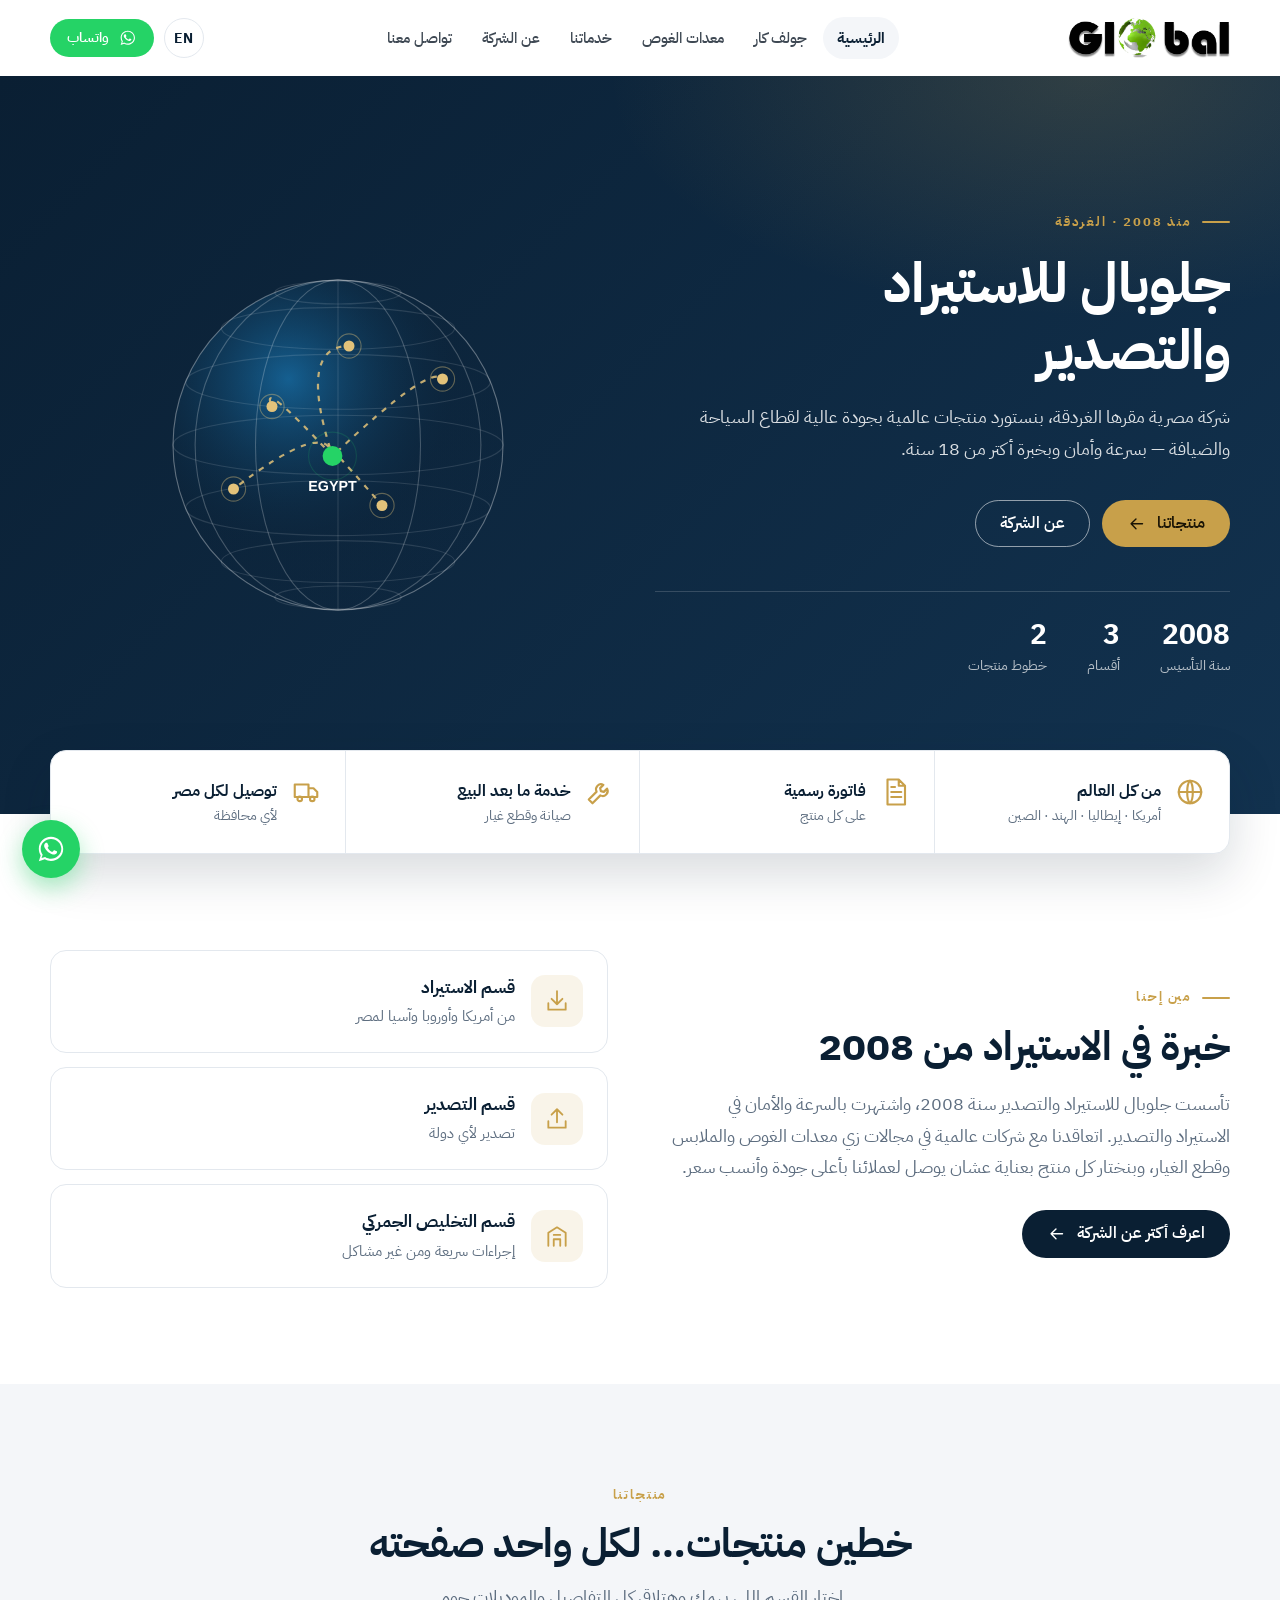
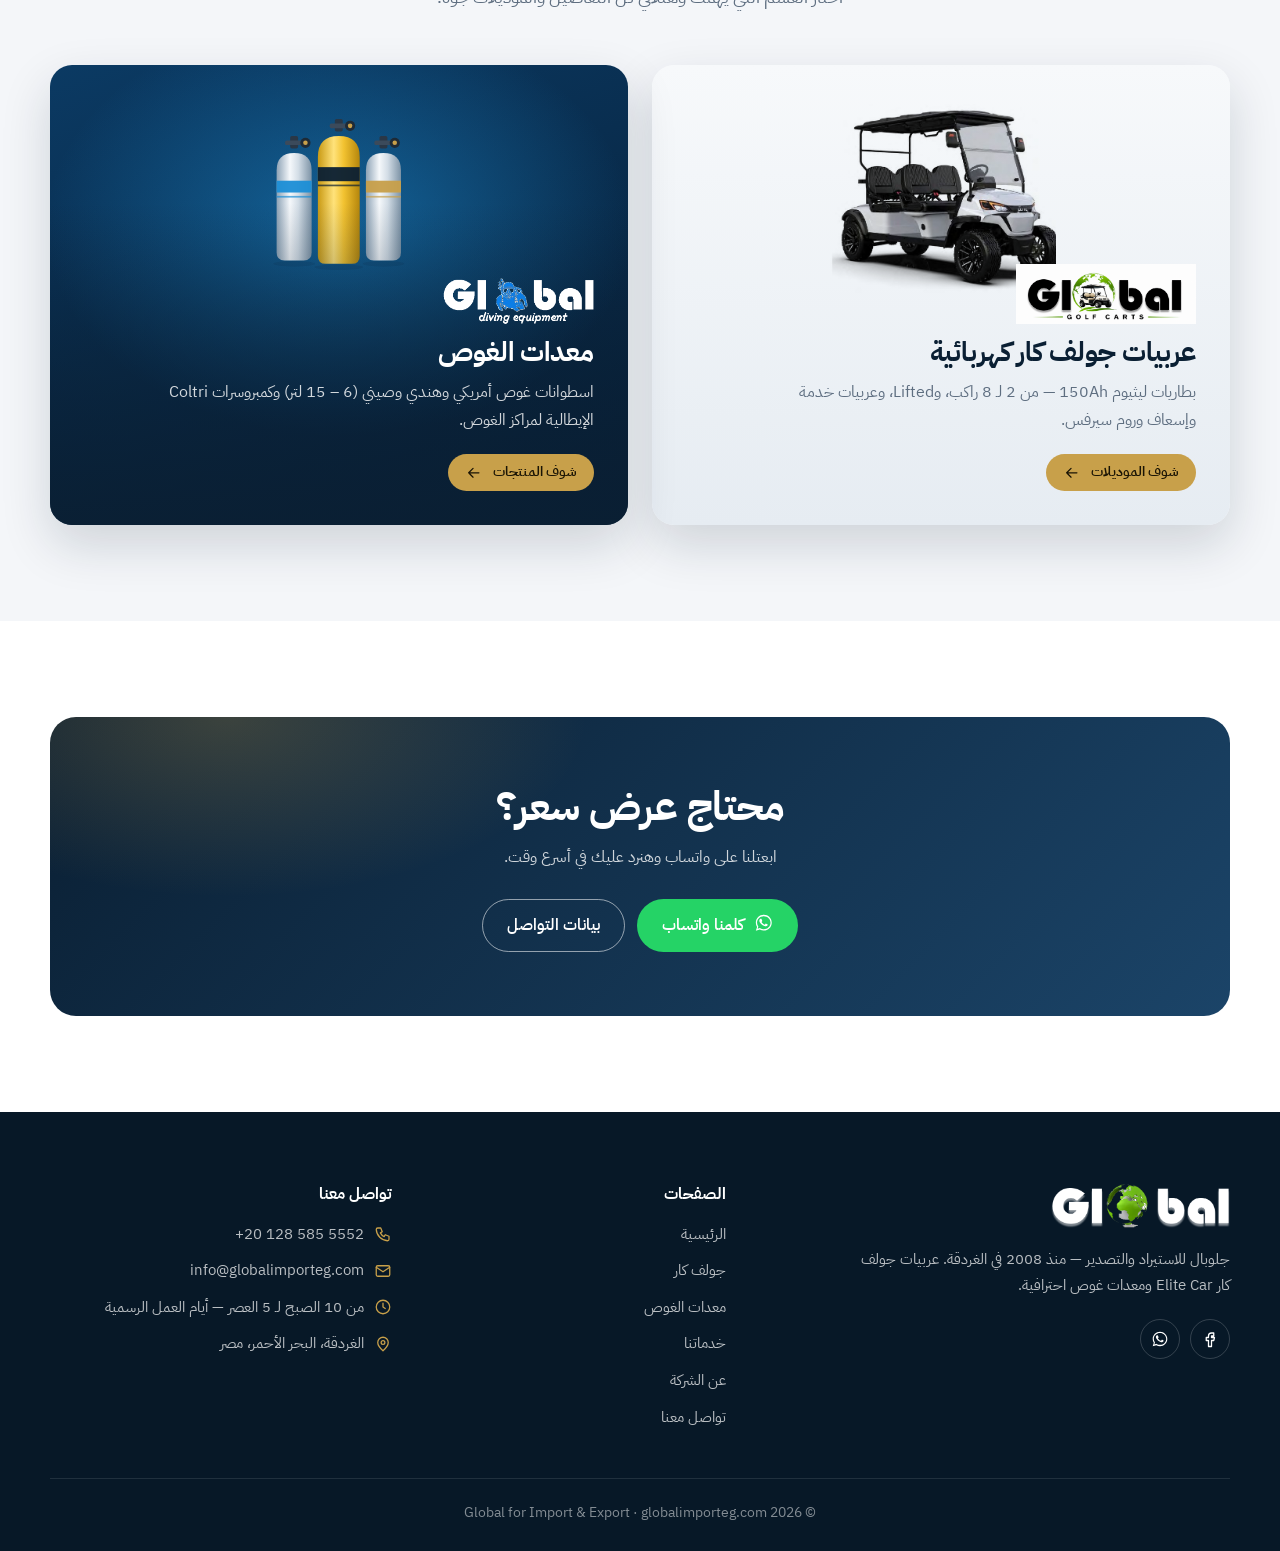
<file: index.html>
<!doctype html>
<html lang="ar" dir="rtl">
<head>
<meta charset="utf-8">
<meta name="viewport" content="width=device-width,initial-scale=1">
<title>Global Import | جلوبال إمبورت — جولف كار Elite Car ومعدات غوص</title>
<meta name="description" content="Global Import — استيراد وبيع عربيات الجولف كار الكهربائية Elite Car، واسطوانات الغوص Catalina وكمبروسرات Coltri في مصر.">
<link rel="icon" href="favicon.ico" sizes="any">
<link rel="icon" type="image/png" sizes="32x32" href="images/favicon-32.png">
<link rel="apple-touch-icon" href="images/favicon-180.png">
<meta name="theme-color" content="#0A1F33">
<link rel="canonical" href="https://globalimporteg.com/">
<meta property="og:type" content="website">
<meta property="og:site_name" content="Global for Import &amp; Export">
<meta property="og:title" content="Global Import | جلوبال إمبورت — جولف كار Elite Car ومعدات غوص">
<meta property="og:description" content="Global Import — استيراد وبيع عربيات الجولف كار الكهربائية Elite Car، واسطوانات الغوص Catalina وكمبروسرات Coltri في مصر.">
<meta property="og:url" content="https://globalimporteg.com/">
<meta property="og:image" content="https://globalimporteg.com/images/og.jpg">
<meta property="og:locale" content="ar_EG">
<link rel="preconnect" href="https://fonts.googleapis.com"><link rel="preconnect" href="https://fonts.gstatic.com" crossorigin>
<link href="https://fonts.googleapis.com/css2?family=IBM+Plex+Sans+Arabic:wght@400;500;600;700&display=swap" rel="stylesheet">
<link rel="stylesheet" href="assets/style.css">
</head>
<body>
<div id="site-header"></div>


<section class="hero hero-plain hero-co" style="padding:0">
  <div class="container split" style="gap:30px">
    <div class="hero-inner">
      <span class="eyebrow"><span class="ar">منذ 2008 · الغردقة</span><span class="en">Since 2008 · Hurghada</span></span>
      <h1 class="h1"><span class="ar">جلوبال للاستيراد<br>والتصدير</span><span class="en">Global for<br>Import &amp; Export</span></h1>
      <p class="lead" style="color:rgba(255,255,255,.85)"><span class="ar">شركة مصرية مقرها الغردقة، بنستورد منتجات عالمية بجودة عالية لقطاع السياحة والضيافة — بسرعة وأمان وبخبرة أكتر من 18 سنة.</span><span class="en">An Egyptian company based in Hurghada, importing world-class products for the hospitality and tourism sector — fast, secure, and backed by over 18 years of experience.</span></p>
      <div class="btns">
        <a href="#divisions" class="btn btn-gold"><span class="ar">منتجاتنا</span><span class="en">Our products</span><span class="arw" data-i="arrow"></span></a>
        <a href="about.html" class="btn btn-ghost"><span class="ar">عن الشركة</span><span class="en">About us</span></a>
      </div>
      <div class="hero-stats">
        <div><b>2008</b><span class="ar">سنة التأسيس</span><span class="en">Founded</span></div>
        <div><b>3</b><span class="ar">أقسام</span><span class="en">Departments</span></div>
        <div><b>2</b><span class="ar">خطوط منتجات</span><span class="en">Product lines</span></div>
      </div>
    </div>
    <div class="hide-sm globe-art" data-art="globe"></div>
  </div>
</section>

<div class="container overlap">
  <div class="trust rv">
    <div><span class="ic" data-i="globe"></span><div><b class="ar">من كل العالم</b><b class="en">Worldwide sourcing</b><span class="ar">أمريكا · إيطاليا · الهند · الصين</span><span class="en">USA · Italy · India · China</span></div></div>
    <div><span class="ic" data-i="invoice"></span><div><b class="ar">فاتورة رسمية</b><b class="en">Official invoice</b><span class="ar">على كل منتج</span><span class="en">On every product</span></div></div>
    <div><span class="ic" data-i="wrench"></span><div><b class="ar">خدمة ما بعد البيع</b><b class="en">After-sales</b><span class="ar">صيانة وقطع غيار</span><span class="en">Service &amp; spare parts</span></div></div>
    <div><span class="ic" data-i="truck"></span><div><b class="ar">توصيل لكل مصر</b><b class="en">Nationwide delivery</b><span class="ar">لأي محافظة</span><span class="en">To every governorate</span></div></div>
  </div>
</div>

<section>
  <div class="container split">
    <div class="rv">
      <span class="eyebrow"><span class="ar">مين إحنا</span><span class="en">Who we are</span></span>
      <h2 class="h2" style="margin:12px 0 16px"><span class="ar">خبرة في الاستيراد من 2008</span><span class="en">Importing since 2008</span></h2>
      <p class="lead"><span class="ar">تأسست جلوبال للاستيراد والتصدير سنة 2008، واشتهرت بالسرعة والأمان في الاستيراد والتصدير. اتعاقدنا مع شركات عالمية في مجالات زي معدات الغوص والملابس وقطع الغيار، وبنختار كل منتج بعناية عشان يوصل لعملائنا بأعلى جودة وأنسب سعر.</span><span class="en">Founded in 2008, Global for Import &amp; Export is known for fast, secure import and export. We hold contracts with international companies in diving equipment, clothing and spare parts, and choose every product carefully so it reaches our clients at the best quality and price.</span></p>
      <a href="about.html" class="btn btn-dark" style="margin-top:26px"><span class="ar">اعرف أكتر عن الشركة</span><span class="en">More about us</span><span class="arw" data-i="arrow"></span></a>
    </div>
    <div class="grid g1 rv dept-list">
      <div class="dept"><span class="ic" data-i="import"></span><div><b class="ar">قسم الاستيراد</b><b class="en">Import</b><span class="ar">من أمريكا وأوروبا وآسيا لمصر</span><span class="en">From the USA, Europe and Asia to Egypt</span></div></div>
      <div class="dept"><span class="ic" data-i="export"></span><div><b class="ar">قسم التصدير</b><b class="en">Export</b><span class="ar">تصدير لأي دولة</span><span class="en">To any country</span></div></div>
      <div class="dept"><span class="ic" data-i="customs"></span><div><b class="ar">قسم التخليص الجمركي</b><b class="en">Customs clearance</b><span class="ar">إجراءات سريعة ومن غير مشاكل</span><span class="en">Fast and hassle-free</span></div></div>
    </div>
  </div>
</section>

<section class="soft" id="divisions">
  <div class="container">
    <div class="sec-head rv">
      <span class="eyebrow"><span class="ar">منتجاتنا</span><span class="en">Our products</span></span>
      <h2 class="h2"><span class="ar">خطين منتجات… لكل واحد صفحته</span><span class="en">Two product lines</span></h2>
      <p class="lead"><span class="ar">اختار القسم اللي يهمك وهتلاقي كل التفاصيل والموديلات جوه.</span><span class="en">Pick a division to see all models and details.</span></p>
    </div>
    <div class="cats">
      <a href="golf-carts.html" class="cat cat-light rv">
        <div class="bg"></div>
        <div class="art"><img src="images/carts/elite-l4.jpg" alt="Elite Car L4"></div>
        <div class="c-body">
          <img src="images/image.png" alt="Global Golf Carts" style="height:60px;width:auto;max-width:100%">
          <h3><span class="ar">عربيات جولف كار كهربائية</span><span class="en">Electric golf carts</span></h3>
          <p><span class="ar">بطاريات ليثيوم 150Ah — من 2 لـ 8 راكب، وLifted، وعربيات خدمة وإسعاف وروم سيرفس.</span><span class="en">150Ah lithium batteries — 2 to 8 seats, lifted models, utility, ambulance and room-service carts.</span></p>
          <span class="btn btn-gold btn-sm"><span class="ar">شوف الموديلات</span><span class="en">View models</span><span class="arw" data-i="arrow"></span></span>
        </div>
      </a>
      <a href="diving.html" class="cat cat-sea rv">
        <div class="bg"></div>
        <div class="art" data-art="trio"></div>
        <div class="c-body">
          <img src="images/logo-diving-white.png" alt="Global Diving Equipment" style="height:46px;width:auto">
          <h3><span class="ar">معدات الغوص</span><span class="en">Diving equipment</span></h3>
          <p><span class="ar">اسطوانات غوص أمريكي وهندي وصيني (6 – 15 لتر) وكمبروسرات Coltri الإيطالية لمراكز الغوص.</span><span class="en">American, Indian and Chinese cylinders (6–15 L) and Italian Coltri compressors for dive centres.</span></p>
          <span class="btn btn-gold btn-sm"><span class="ar">شوف المنتجات</span><span class="en">View products</span><span class="arw" data-i="arrow"></span></span>
        </div>
      </a>
    </div>
  </div>
  </div>
</section>

<section>
  <div class="container">
    <div class="cta rv">
      <h2 class="h2"><span class="ar">محتاج عرض سعر؟</span><span class="en">Need a quotation?</span></h2>
      <p><span class="ar">ابعتلنا على واتساب وهنرد عليك في أسرع وقت.</span><span class="en">Message us on WhatsApp and we'll get back to you quickly.</span></p>
      <div class="btns">
        <a class="btn btn-wa" data-wa="السلام عليكم، عايز عرض سعر"><span data-i="wa"></span><span class="ar">كلمنا واتساب</span><span class="en">Chat on WhatsApp</span></a>
        <a class="btn btn-ghost" href="contact.html"><span class="ar">بيانات التواصل</span><span class="en">Contact details</span></a>
      </div>
    </div>
  </div>
</section>

<div id="site-footer"></div>
<script src="assets/site.js"></script>
<script src="assets/art.js"></script>
</body>
</html>
</file>
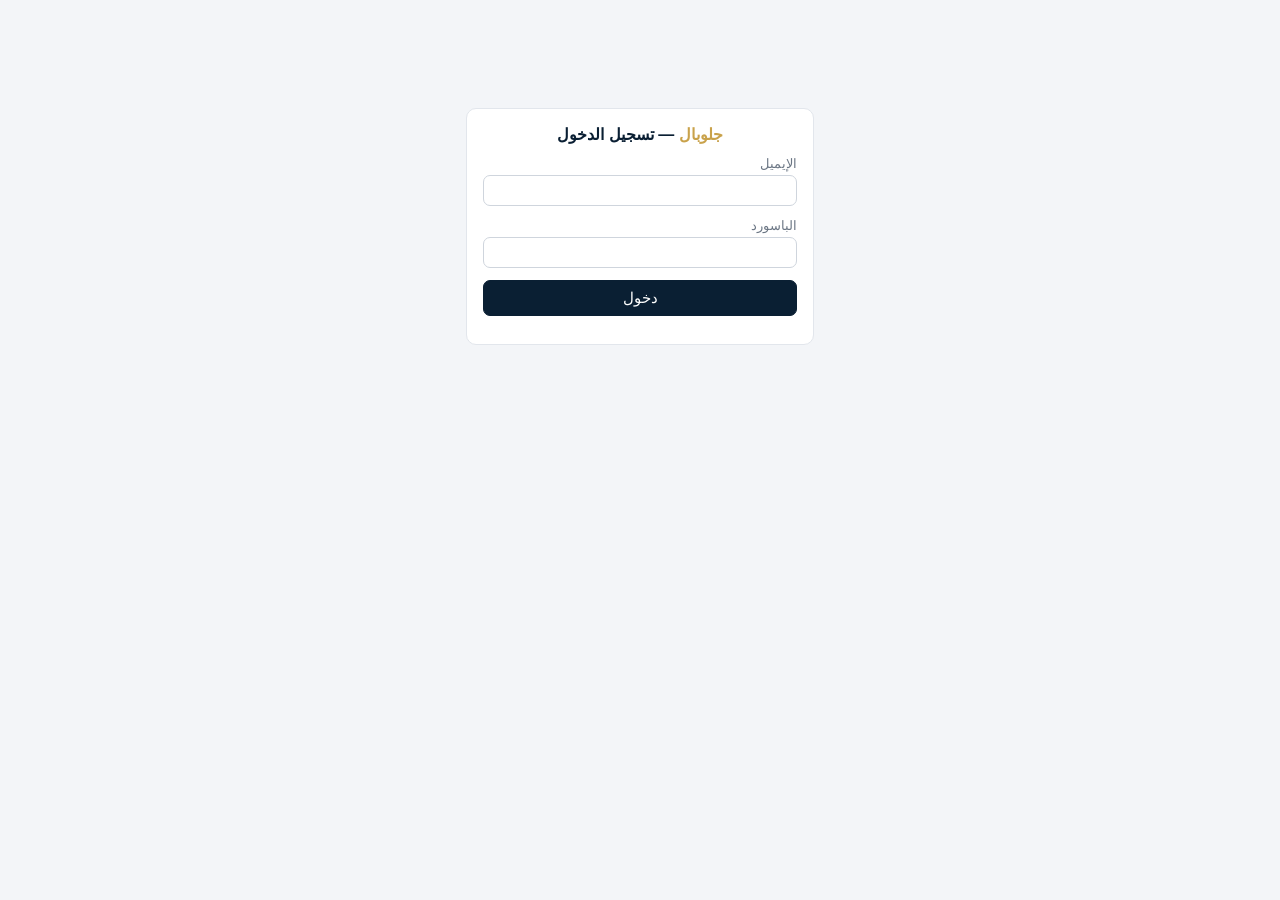
<file: stock/index.html>
<!doctype html>
<html lang="ar" dir="rtl">
<head>
<meta charset="utf-8">
<meta name="viewport" content="width=device-width,initial-scale=1">
<meta name="robots" content="noindex,nofollow">
<title>جلوبال — الحسابات والمخازن</title>
<style>
:root{--navy:#0A1F33;--navy2:#13314f;--gold:#C9A24B;--bg:#f3f5f8;--card:#fff;--line:#e2e6ec;--txt:#1b2633;--mut:#6b7684;--red:#c0392b;--orange:#e67e22;--green:#1e8e5a}
*{box-sizing:border-box}
body{margin:0;font-family:"Segoe UI",Tahoma,Arial,sans-serif;background:var(--bg);color:var(--txt);font-size:15px}
header{background:var(--navy);color:#fff;padding:10px 18px;display:flex;align-items:center;gap:14px;flex-wrap:wrap}
header h1{font-size:18px;margin:0;font-weight:600}header h1 b{color:var(--gold)}
.rates-mini{margin-inline-start:auto;font-size:13px;opacity:.9}
nav{background:var(--navy2);display:flex;flex-wrap:wrap}
nav button{background:none;border:0;color:#cfd8e3;padding:11px 13px;font:inherit;font-size:14.5px;cursor:pointer;border-bottom:3px solid transparent}
nav button.on{color:#fff;border-bottom-color:var(--gold)}
nav .badge{background:var(--red);color:#fff;border-radius:10px;padding:0 7px;font-size:12px;margin-inline-start:4px}
main{padding:18px;max-width:1280px;margin:auto}
.card{background:var(--card);border:1px solid var(--line);border-radius:10px;padding:16px;margin-bottom:16px}
.card h2{font-size:16px;margin:0 0 12px;color:var(--navy)}
.kpis{display:grid;grid-template-columns:repeat(auto-fit,minmax(200px,1fr));gap:12px;margin-bottom:16px}
.kpi{background:var(--card);border:1px solid var(--line);border-radius:10px;padding:14px}
.kpi span{color:var(--mut);font-size:13px}.kpi b{display:block;font-size:21px;margin-top:4px;color:var(--navy)}.kpi small{color:var(--mut)}
table{width:100%;border-collapse:collapse;font-size:14px}
th,td{padding:8px 6px;border-bottom:1px solid var(--line);text-align:right;vertical-align:top}
th{background:#f7f8fa;color:var(--mut);font-weight:600;white-space:nowrap}
tr.late td{background:#fdecea}tr.soon td{background:#fff4e5}tr.tot td,tr.tot th{font-weight:700;background:#f7f8fa}
.tw{overflow-x:auto}
.grid{display:grid;grid-template-columns:repeat(auto-fit,minmax(165px,1fr));gap:10px;align-items:end}
.two{display:grid;grid-template-columns:1fr 1fr;gap:16px}@media(max-width:850px){.two{grid-template-columns:1fr}}
label{display:flex;flex-direction:column;gap:4px;font-size:13px;color:var(--mut)}
input,select,textarea{font:inherit;padding:7px 9px;border:1px solid #cfd5dd;border-radius:7px;background:#fff;color:var(--txt);width:100%}
button.b{font:inherit;padding:8px 14px;border-radius:7px;border:1px solid var(--navy);background:var(--navy);color:#fff;cursor:pointer}
button.b.g{background:var(--gold);border-color:var(--gold);color:var(--navy)}button.b.o{background:#fff;color:var(--navy)}
button.s{font:inherit;font-size:12.5px;padding:4px 9px;border-radius:6px;border:1px solid #cfd5dd;background:#fff;cursor:pointer;margin:1px}
button.s.wa{border-color:#25D366;color:#128C7E}
.pill{display:inline-block;padding:1px 8px;border-radius:10px;font-size:12px;background:#e9ecf1;color:var(--mut)}
.p-late,.p-out{background:var(--red);color:#fff}.p-soon{background:var(--orange);color:#fff}.p-ok,.p-in{background:#e5f4ec;color:var(--green)}
.p-out{background:#fdecea;color:var(--red)}
.alert{border-radius:10px;padding:12px 16px;margin-bottom:14px;background:#fff4e5;border:1px solid #f5c58a}.alert.red{background:#fdecea;border-color:#f1a9a0}
.mut{color:var(--mut);font-size:13px}.pos{color:var(--green)!important}.neg{color:var(--red)!important}
.row{display:flex;gap:8px;flex-wrap:wrap;align-items:center}.sp{justify-content:space-between}
.hide{display:none!important}
.lines td input,.lines td select{min-width:90px}
.pl td:last-child{text-align:left;white-space:nowrap}.pl .sub td{padding-inline-start:26px;color:var(--mut)}
.bar{height:9px;background:var(--gold);border-radius:5px}
dialog{border:0;border-radius:12px;padding:0;max-width:720px;width:94%}dialog .in{padding:18px}dialog::backdrop{background:rgba(10,31,51,.5)}
#busy{position:fixed;inset:auto 16px 16px auto;background:var(--navy);color:#fff;padding:8px 14px;border-radius:8px;font-size:13px}
@media print{header,nav,button,.noprint,form{display:none!important}main{padding:0}.card{border:0}}
</style>
</head>
<body>
<div id="login" class="hide" style="max-width:380px;margin:12vh auto;padding:0 16px">
  <div class="card"><h2 style="text-align:center"><b style="color:var(--gold)">جلوبال</b> — تسجيل الدخول</h2>
  <form id="fLogin" style="display:grid;gap:12px">
    <label>الإيميل<input type="email" name="email" required dir="ltr" autocomplete="username"></label>
    <label>الباسورد<input type="password" name="password" required dir="ltr" autocomplete="current-password"></label>
    <button class="b">دخول</button><p id="loginErr" style="color:var(--red);margin:0"></p></form></div>
</div>

<div id="app" class="hide">
<header>
  <h1><b>جلوبال</b> للاستيراد والتصدير — الحسابات والمخازن</h1>
  <div class="rates-mini" id="ratesMini"></div><button class="s" id="logout">خروج</button>
</header>
<nav id="nav">
  <button data-t="dash" class="on">الرئيسية <span class="badge hide" id="navBadge"></span></button>
  <button data-t="rates">سعر العملة</button>
  <button data-t="cash">الخزينة والبنوك</button>
  <button data-t="exp">المصروفات</button>
  <button data-t="stock">المخازن</button>
  <button data-t="ships">الشحنات والمستندات</button>
  <button data-t="sales">المبيعات</button>
  <button data-t="debts">التحصيل والمديونيات</button>
  <button data-t="custs">العملاء</button>
  <button data-t="sups">الموردين</button>
  <button data-t="pl">الأرباح والخسائر</button>
  <button data-t="set">الإعدادات</button>
</nav>
<main>

<!-- DASHBOARD -->
<section id="t-dash">
  <div id="dashAlerts"></div>
  <div class="kpis" id="kpis"></div>
  <div class="two">
    <div class="card"><h2>أرصدة الخزينة والبنوك</h2><div class="tw" id="dAcc"></div></div>
    <div class="card"><h2>مصروفات الشهر حسب البند</h2><div id="dExp"></div></div>
  </div>
  <div class="card"><h2>تحصيلات الـ 30 يوم الجايين</h2><div class="tw" id="dDue"></div></div>
</section>

<!-- RATES -->
<section id="t-rates" class="hide">
  <div class="card">
    <h2>سعر الصرف من البنك المركزي المصري</h2>
    <p class="mut">خد سعر <b>البيع</b> للدولار واليورو من موقع البنك المركزي واكتبه هنا. كل التحويلات بتتحسب على آخر سعر متسجل.</p>
    <p><a href="https://www.cbe.org.eg/ar/economic-research/statistics/cbe-exchange-rates" target="_blank" rel="noopener"><button class="b g" type="button">افتح أسعار البنك المركزي ↗</button></a></p>
    <form class="grid" id="fRate">
      <label>التاريخ<input type="date" name="date" required></label>
      <label>الدولار USD بالجنيه<input type="number" step="0.0001" name="usd" required></label>
      <label>اليورو EUR بالجنيه<input type="number" step="0.0001" name="eur" required></label>
      <button class="b">حفظ السعر</button>
    </form>
  </div>
  <div class="card"><h2>سجل الأسعار</h2><div class="tw" id="ratesTbl"></div></div>
</section>

<!-- CASH -->
<section id="t-cash" class="hide">
  <div class="card">
    <h2>تسجيل حركة فلوس</h2>
    <form class="grid" id="fCash">
      <label>النوع<select name="kind" id="cashKind">
        <option value="pay">دفع لمورد</option>
        <option value="shipc">دفع مصاريف شحنة (شحن/جمارك/تخليص)</option>
        <option value="xfer">تحويل بين حسابات / شراء عملة</option>
        <option value="in">إيراد آخر</option>
        <option value="dep">إيداع رأس مال / تمويل</option>
        <option value="wd">مسحوبات شخصية</option></select></label>
      <label>التاريخ<input type="date" name="date" required></label>
      <label>من/إلى حساب<select name="acc" class="accSel"></select></label>
      <label class="k-xfer">إلى حساب<select name="to" class="accSel"></select></label>
      <label class="k-pay">المورد<select name="party" class="supSel"></select></label>
      <label class="k-shipc">الشحنة<select name="ship" class="shipSel"></select></label>
      <label>المبلغ (بعملة الحساب)<input type="number" step="any" name="amount" required></label>
      <label class="k-xfer">المبلغ اللي وصل (بعملة الحساب التاني)<input type="number" step="any" name="amountTo" placeholder="يتحسب تلقائي"></label>
      <label>البيان<input name="note"></label>
      <button class="b">حفظ</button>
    </form>
    <p class="mut">تحصيل فلوس العملاء بيتسجل من تبويب "التحصيل والمديونيات". مصاريف الشحنات بتدخل في تكلفة البضاعة، مش في المصروفات.</p>
  </div>
  <div class="card"><h2>الحسابات</h2><div class="tw" id="accTbl"></div></div>
  <div class="card"><div class="row sp"><h2>حركة الفلوس</h2><select id="cashFilter" style="width:auto"></select></div><div class="tw" id="cashTbl"></div></div>
</section>

<!-- EXPENSES -->
<section id="t-exp" class="hide">
  <div class="card">
    <h2>تسجيل مصروف</h2>
    <form class="grid" id="fExp">
      <label>البند<select name="cat" id="expCat"></select></label>
      <label>التاريخ<input type="date" name="date" required></label>
      <label>اتدفع من<select name="acc" class="accSel"></select></label>
      <label>المبلغ (بعملة الحساب)<input type="number" step="any" name="amount" required></label>
      <label>البيان<input name="note"></label>
      <button class="b">حفظ</button>
    </form>
  </div>
  <div class="card"><div class="row sp"><h2>المصروفات</h2><input type="month" id="expMonth" style="width:auto"></div><div class="tw" id="expTbl"></div></div>
</section>

<!-- STOCK -->
<section id="t-stock" class="hide">
  <div class="kpis" id="stKpis"></div>
  <div class="card"><div class="row sp"><h2 style="margin:0">رصيد الأصناف في كل مخزن</h2><div class="row noprint"><input id="stSearch" placeholder="بحث..." style="width:180px"><button class="s" onclick="window.print()">طباعة</button></div></div>
    <div class="tw" id="stTbl" style="margin-top:12px"></div>
    <p class="mut">متوسط التكلفة بالجنيه شامل الشحن والجمارك والتخليص. قيمة البيع = سعر البيع باليورو × سعر اليورو.</p></div>
  <div class="two">
    <div class="card"><h2>تحويل بين المخازن</h2>
      <form class="grid" id="fXfer">
        <label>الصنف<select name="item" class="itSel" required></select></label>
        <label>من<select name="from" class="whSel"></select></label>
        <label>إلى<select name="to" class="whSel"></select></label>
        <label>الكمية<input type="number" step="any" name="qty" required></label>
        <button class="b">تحويل</button></form></div>
    <div class="card"><h2>جرد / تسوية</h2>
      <form class="grid" id="fAdj">
        <label>الصنف<select name="item" class="itSel" required></select></label>
        <label>المخزن<select name="wh" class="whSel"></select></label>
        <label>الرصيد الفعلي بعد العد<input type="number" step="any" name="qty" required></label>
        <button class="b">تسوية</button></form>
      <p class="mut">العجز بيظهر في الأرباح والخسائر كـ "عجز جرد".</p></div>
  </div>
  <div class="two">
    <div class="card"><h2 id="itemFormTitle">إضافة صنف</h2>
      <form class="grid" id="fItem"><input type="hidden" name="rid">
        <label>الكود<input name="code"></label>
        <label>اسم الصنف<input name="name" required></label>
        <label>القسم<select name="cat"><option>جولف كار</option><option>معدات غوص</option><option>قطع غيار</option><option>أخرى</option></select></label>
        <label>الوحدة<input name="unit" value="قطعة"></label>
        <label>سعر البيع (يورو)<input type="number" step="any" name="sell" value="0"></label>
        <label>حد إعادة الطلب<input type="number" step="any" name="min" value="0"></label>
        <div class="row"><button class="b">حفظ</button><button class="b o" type="button" id="itemNew">جديد</button></div></form>
      <hr style="border:0;border-top:1px solid var(--line);margin:14px 0">
      <h2>رصيد افتتاحي لصنف</h2>
      <form class="grid" id="fOpen">
        <label>الصنف<select name="item" class="itSel" required></select></label>
        <label>المخزن<select name="wh" class="whSel"></select></label>
        <label>الكمية<input type="number" step="any" name="qty" required></label>
        <label>تكلفة الوحدة (جنيه)<input type="number" step="any" name="cost" required></label>
        <button class="b">إضافة</button></form></div>
    <div class="card"><h2>المخازن</h2>
      <form class="grid" id="fWh"><label>اسم مخزن جديد<input name="name" required></label><button class="b">إضافة</button></form>
      <div class="tw" id="whTbl" style="margin-top:10px"></div></div>
  </div>
  <div class="card"><h2>حركة المخازن</h2><div class="tw" id="smTbl"></div></div>
</section>

<!-- SHIPMENTS -->
<section id="t-ships" class="hide">
  <div class="card">
    <h2>تسجيل شحنة واردة</h2>
    <form id="fShip">
      <div class="grid">
        <label>رقم الشحنة / البوليصة<input name="no" required></label>
        <label>التاريخ<input type="date" name="date" required></label>
        <label>المورد<select name="sup" class="supSel" id="shipSup"></select></label>
        <label>عملة الفاتورة<select name="cur" id="shipCur"><option>USD</option><option>EUR</option><option>EGP</option></select></label>
        <label>سعر الصرف<input type="number" step="any" name="rate" id="shipRate" required></label>
        <label>يدخل مخزن<select name="wh" class="whSel"></select></label>
      </div>
      <h2 style="margin-top:16px">الأصناف</h2>
      <div class="tw"><table class="lines"><thead><tr><th>الصنف</th><th>الكمية</th><th>سعر الوحدة (بعملة الفاتورة)</th><th></th></tr></thead><tbody id="shipLines"></tbody></table></div>
      <button class="s" type="button" id="addShipLine">+ سطر</button>
      <h2 style="margin-top:16px">مصاريف الشحنة (بالجنيه)</h2>
      <div class="grid">
        <label>شحن<input type="number" step="any" name="freight" value="0"></label>
        <label>تأمين<input type="number" step="any" name="insurance" value="0"></label>
        <label>جمارك<input type="number" step="any" name="customs" value="0"></label>
        <label>تخليص وأرضيات<input type="number" step="any" name="clearance" value="0"></label>
        <label>نقل داخلي<input type="number" step="any" name="transport" value="0"></label>
        <label>مصاريف تانية<input type="number" step="any" name="other" value="0"></label>
        <label>ضريبة قيمة مضافة (للعلم)<input type="number" step="any" name="vat" value="0"></label>
      </div>
      <h2 style="margin-top:16px">مستندات الشحنة</h2>
      <label>اختار الملفات من الجهاز (فاتورة، بوليصة، شهادة منشأ، إقرار جمركي...)<input type="file" name="files" multiple></label>
      <label style="margin-top:8px">ملاحظات<textarea name="notes" rows="2"></textarea></label>
      <p class="mut">عند الحفظ: الكميات بتدخل المخزن بتكلفة شاملة كل المصاريف، وقيمة البضاعة بتتسجل فاتورة على حساب المورد.</p>
      <button class="b">حفظ الشحنة</button>
    </form>
  </div>
  <div class="card"><h2>الشحنات</h2><div class="tw" id="shipsTbl"></div></div>
</section>

<!-- SALES -->
<section id="t-sales" class="hide">
  <div class="card">
    <h2>فاتورة بيع</h2>
    <form id="fSale">
      <div class="grid">
        <label>العميل<select name="cust" class="custSel" required></select></label>
        <label>التاريخ<input type="date" name="date" required></label>
        <label>رقم الفاتورة<input name="no"></label>
        <label>عملة الفاتورة<select name="cur" id="saleCur"><option>EUR</option><option>USD</option><option>EGP</option></select></label>
      </div>
      <div class="tw"><table class="lines"><thead><tr><th>الصنف</th><th>من مخزن</th><th>الكمية</th><th>سعر الوحدة</th><th>الإجمالي</th><th></th></tr></thead><tbody id="saleLines"></tbody></table></div>
      <button class="s" type="button" id="addSaleLine">+ سطر</button>
      <div class="grid" style="margin-top:12px">
        <label>الإجمالي<input name="total" readonly></label>
        <label>المدفوع الآن<input type="number" step="any" name="paid" value="0"></label>
        <label>اتدفع في حساب<select name="paidAcc" class="accSel"></select></label>
        <label>عدد أقساط الباقي<input type="number" min="1" name="inst" value="1"></label>
        <label>ميعاد أول قسط<input type="date" name="due1"></label>
        <label>كل كام يوم<input type="number" name="every" value="30"></label>
      </div>
      <p class="mut">الكمية بتتخصم من المخزن، والتكلفة والربح بيتحسبوا لوحدهم، والباقي بيتسجل مديونية بمواعيد تحصيل وتنبيه.</p>
      <button class="b">حفظ الفاتورة</button>
    </form>
  </div>
  <div class="card"><h2>فواتير البيع</h2><div class="tw" id="salesTbl"></div></div>
</section>

<!-- DEBTS -->
<section id="t-debts" class="hide">
  <div class="card">
    <h2>إضافة مديونية يدوي</h2>
    <form class="grid" id="fDebt">
      <label>العميل<select name="cust" class="custSel" required></select></label>
      <label>البيان<input name="desc" placeholder="مثلاً: رصيد قديم"></label>
      <label>المبلغ<input type="number" step="any" name="amount" required></label>
      <label>العملة<select name="cur"><option>EUR</option><option>USD</option><option>EGP</option></select></label>
      <label>ميعاد التحصيل<input type="date" name="due" required></label>
      <button class="b">إضافة</button>
    </form>
  </div>
  <div class="card">
    <div class="row sp"><h2>المديونيات</h2>
      <div class="row noprint"><select id="debtFilter" style="width:auto"><option value="open">المعلق فقط</option><option value="all">الكل</option></select>
      <button class="s" id="icsAll">تنبيهات التقويم لكل المعلق (.ics)</button><button class="s" onclick="window.print()">طباعة</button></div></div>
    <div class="tw" id="debtsTbl"></div>
  </div>
  <div class="card"><h2>إجمالي المديونية لكل عميل</h2><div class="tw" id="perCust"></div></div>
</section>

<!-- CUSTOMERS -->
<section id="t-custs" class="hide">
  <div class="card">
    <h2>إضافة / تعديل عميل</h2>
    <form class="grid" id="fCust"><input type="hidden" name="rid">
      <label>الاسم / الشركة<input name="name" required></label>
      <label>الموبايل (واتساب)<input name="phone" dir="ltr" placeholder="2010xxxxxxxx"></label>
      <label>العنوان<input name="addr"></label>
      <label>ملاحظات<input name="notes"></label>
      <button class="b">حفظ</button>
    </form>
  </div>
  <div class="card"><h2>العملاء</h2><div class="tw" id="custsTbl"></div></div>
</section>

<!-- SUPPLIERS -->
<section id="t-sups" class="hide">
  <div class="two">
    <div class="card"><h2>إضافة / تعديل مورد</h2>
      <form class="grid" id="fSup"><input type="hidden" name="rid">
        <label>اسم المورد<input name="name" required></label>
        <label>عملة التعامل<select name="cur"><option>USD</option><option>EUR</option><option>EGP</option></select></label>
        <label>تليفون / إيميل<input name="contact"></label>
        <button class="b">حفظ</button></form></div>
    <div class="card"><h2>فاتورة مورد يدوي</h2>
      <form class="grid" id="fPur">
        <label>المورد<select name="sup" class="supSel" required></select></label>
        <label>التاريخ<input type="date" name="date" required></label>
        <label>المبلغ (بعملة المورد)<input type="number" step="any" name="amount" required></label>
        <label>البيان<input name="note"></label>
        <button class="b">حفظ</button></form>
      <p class="mut">فواتير الشحنات بتتسجل لوحدها. استخدم ده لأي فاتورة تانية زي رصيد قديم.</p></div>
  </div>
  <div class="card"><h2>أرصدة الموردين (علينا)</h2><div class="tw" id="supsTbl"></div></div>
</section>

<!-- P&L -->
<section id="t-pl" class="hide">
  <div class="card"><div class="row sp"><h2 id="plTitle" style="margin:0">قائمة الأرباح والخسائر</h2><div class="row noprint"><input type="month" id="plMonth" style="width:auto"><button class="s" onclick="window.print()">طباعة</button></div></div></div>
  <div class="card"><div class="tw" id="plTbl"></div></div>
</section>

<!-- SETTINGS -->
<section id="t-set" class="hide">
  <div class="two">
    <div class="card"><h2>الحسابات (خزينة وبنوك)</h2>
      <form class="grid" id="fAcc"><input type="hidden" name="rid">
        <label>اسم الحساب<input name="name" required placeholder="مثلاً: بنك مصر — دولار"></label>
        <label>العملة<select name="cur"><option>EGP</option><option>USD</option><option>EUR</option></select></label>
        <label>رصيد أول المدة<input type="number" step="any" name="open" value="0"></label>
        <button class="b">حفظ</button></form>
      <div class="tw" id="accSetTbl" style="margin-top:10px"></div></div>
    <div class="card"><h2>إعدادات عامة</h2>
      <form class="grid" id="fSet">
        <label>التنبيه قبل ميعاد التحصيل بكام يوم<input type="number" min="2" name="days" value="2"></label>
        <label>اسم الشركة في رسالة التذكير<input name="company"></label>
        <label style="grid-column:1/-1">بنود المصروفات (افصل بينهم بفاصلة ،)<input name="cats"></label>
        <button class="b">حفظ</button></form></div>
  </div>
  <div class="card"><h2>نسخة احتياطية</h2>
    <p class="mut">البيانات والمستندات محفوظة أونلاين. النسخة الاحتياطية دي زيادة أمان (البيانات من غير الملفات).</p>
    <div class="row"><button class="b g" id="doBackup">تنزيل نسخة احتياطية</button></div>
    <p class="mut" id="lastBackup"></p></div>
</section>
</main>
</div>

<dialog id="dlg"><div class="in" id="dlgIn"></div></dialog>
<div id="busy" class="hide">جاري الحفظ...</div>

<script src="supabase.js"></script>
<script>
/* ===================== storage ===================== */
const SB_URL="https://inbehmycdjzowdaorzig.supabase.co", SB_KEY="sb_publishable_Zn2wcEE4iyKb604L2NNXig_oyw_x0ST";
const sb=supabase.createClient(SB_URL,SB_KEY);
const P="g_"; // prefix of new stores
const STORES=["rates","acc","wh","items","sup","cust","smv","ships","purch","sales","debts","cash","files","set"];
const OLD=["rates","items","ships","files","custs","sales","debts","moves","settings"];
const CACHE={};
let busyN=0;const busy=on=>{busyN+=on?1:-1;document.getElementById("busy").classList.toggle("hide",busyN<=0)};
function chk(r){if(r.error){alert("خطأ في الحفظ أونلاين: "+r.error.message);throw r.error}return r}
async function fetchAll(){let from=0;
  for(;;){const r=chk(await sb.from("records").select("store,id,data").range(from,from+999));
    r.data.forEach(x=>{(CACHE[x.store]=CACHE[x.store]||{})[x.id]=x.data});if(r.data.length<1000)break;from+=1000}}
const L=s=>Object.values(CACHE[P+s]||{});
const G=(s,id)=>(CACHE[P+s]||{})[id];
const safeName=n=>n.replace(/[^\w.\-]+/g,"_").slice(-80);
async function put(s,o){o={...o};busy(1);try{
  if(s==="files"&&o.blob){const path=`${o.ship||"misc"}/${o.id}-${safeName(o.name||"file")}`;
    chk(await sb.storage.from("docs").upload(path,o.blob,{upsert:true,contentType:o.type||undefined}));o.path=path;delete o.blob}
  chk(await sb.from("records").upsert({store:P+s,id:String(o.id),data:o,updated_at:new Date().toISOString()}));
  (CACHE[P+s]=CACHE[P+s]||{})[o.id]=o;return o}finally{busy(0)}}
async function del(s,id){const o=G(s,id);busy(1);try{
  if(s==="files"&&o&&o.path)await sb.storage.from("docs").remove([o.path]);
  chk(await sb.from("records").delete().eq("store",P+s).eq("id",String(id)));if(CACHE[P+s])delete CACHE[P+s][id]}finally{busy(0)}}
const uid=()=>Date.now().toString(36)+Math.random().toString(36).slice(2,7);

/* ===================== helpers ===================== */
const $=q=>document.querySelector(q), $$=q=>[...document.querySelectorAll(q)];
const esc=s=>String(s??"").replace(/[&<>"']/g,c=>({"&":"&amp;","<":"&lt;",">":"&gt;",'"':"&quot;","'":"&#39;"}[c]));
const isoL=d=>`${d.getFullYear()}-${String(d.getMonth()+1).padStart(2,"0")}-${String(d.getDate()).padStart(2,"0")}`;
const addDays=(iso,n)=>{const d=new Date(iso+"T00:00:00");d.setDate(d.getDate()+n);return isoL(d)};
const today=()=>isoL(new Date());
const daysTo=iso=>Math.round((new Date(iso+"T00:00:00")-new Date(today()+"T00:00:00"))/864e5);
const f2=n=>(+n||0).toLocaleString("en-US",{minimumFractionDigits:2,maximumFractionDigits:2});
const fq=n=>(+n||0).toLocaleString("en-US",{maximumFractionDigits:3});
const fd=iso=>iso?iso.split("-").reverse().join("/"):"";
const sym={EGP:"ج.م",USD:"$",EUR:"€"};
const money=(v,c="EGP")=>isNaN(v)?"—":`<span class="${v<-0.004?'neg':''}">${f2(v)} ${sym[c]}</span>`;
const fdata=f=>Object.fromEntries(new FormData(f).entries());
let SET={days:2,company:"جلوبال للاستيراد والتصدير",cats:["إيجار","مرتبات","كهربا ومياه","إعلانات","نقل ومواصلات","عمولات","صيانة","مصاريف بنكية","ضرايب ورسوم","أخرى"]};

function rate(){return L("rates").sort((a,b)=>b.date.localeCompare(a.date))[0]||null}
function rv(c,r=rate()){if(c==="EGP")return 1;if(!r)return NaN;return c==="USD"?+r.usd:+r.eur}
const toE=(v,c,r)=>v*rv(c,r), fromE=(v,c,r)=>v/rv(c,r);
function needRate(){if(rate())return true;alert("سجّل سعر الدولار واليورو الأول من تبويب سعر العملة");show("rates");return false}
const acc=id=>G("acc",id)||{name:"—",cur:"EGP"}, wh=id=>G("wh",id)||{name:"—"}, item=id=>G("items",id)||{name:"؟"},
      sup=id=>G("sup",id)||{name:"—",cur:"EGP"}, cust=id=>G("cust",id)||{name:"—"};
const byName=(a,b)=>String(a.name).localeCompare(String(b.name),"ar");

/* stock */
const qtyOf=(it,w)=>L("smv").reduce((t,m)=>t+(m.item==it&&(w==null||m.wh==w)?+m.qty:0),0);
function avgCost(it){let q=0,v=0;L("smv").forEach(m=>{if(m.item==it&&m.qty>0&&m.cost!=null){q+=+m.qty;v+=m.qty*m.cost}});return q?v/q:0}
const stockValue=()=>L("items").reduce((t,i)=>t+qtyOf(i.id)*avgCost(i.id),0);
/* cash */
function accBal(a){let b=+a.open||0;L("cash").forEach(m=>{const v=+m.amount;
  if(m.acc==a.id)b+=["rcpt","in","dep"].includes(m.kind)?v:-v;
  if(m.kind==="xfer"&&m.to==a.id)b+=+m.amountTo});return b}
const cashTotal=()=>L("acc").reduce((t,a)=>t+toE(accBal(a),a.cur),0);
/* debts */
const debtPaid=d=>(d.pays||[]).reduce((t,p)=>t+(+p.amount||0),0);
const debtLeft=d=>Math.max(0,(+d.amount||0)-debtPaid(d));
const recvTotal=()=>L("debts").reduce((t,d)=>t+toE(debtLeft(d),d.cur),0);
/* suppliers */
function supBal(s){const pur=L("purch").filter(p=>p.sup==s.id).reduce((t,p)=>t+ +p.amount,0);
  const paid=L("cash").filter(m=>m.kind==="pay"&&m.party==s.id).reduce((t,m)=>t+ +m.amountSup,0);return {pur,paid,bal:pur-paid}}
const payTotal=()=>L("sup").reduce((t,s)=>t+toE(supBal(s).bal,s.cur),0);
/* P&L */
function pl(month){const inM=x=>(x.date||"").startsWith(month);
  const sales=L("sales").filter(inM);const rev=sales.reduce((t,s)=>t+ +s.egp,0),cogs=sales.reduce((t,s)=>t+ +s.cogs,0);
  const other=L("cash").filter(m=>m.kind==="in"&&inM(m)).reduce((t,m)=>t+ +m.egp,0);
  const ex={};L("cash").filter(m=>m.kind==="exp"&&inM(m)).forEach(m=>ex[m.cat]=(ex[m.cat]||0)+ +m.egp);
  const loss=L("smv").filter(m=>m.loss&&inM(m)).reduce((t,m)=>t+ +m.loss,0);if(loss)ex["عجز جرد مخزون"]=loss;
  const exT=Object.values(ex).reduce((a,b)=>a+b,0);
  return {rev,cogs,gross:rev-cogs,other,ex,exT,net:rev-cogs+other-exT,n:sales.length}}

/* ===================== tabs ===================== */
$$("#nav button").forEach(b=>b.onclick=()=>show(b.dataset.t));
function show(t){$$("#nav button").forEach(b=>b.classList.toggle("on",b.dataset.t===t));
  $$("main>section").forEach(s=>s.classList.toggle("hide",s.id!=="t-"+t));window.scrollTo(0,0)}

/* ===================== selects ===================== */
function opts(list,lab=x=>x.name,blank){return (blank?`<option value="">${blank}</option>`:"")+list.map(x=>`<option value="${esc(x.id)}">${esc(lab(x))}</option>`).join("")}
function fillSel(q,html){$$(q).forEach(s=>{const v=s.value;s.innerHTML=html;if(v&&[...s.options].some(o=>o.value===v))s.value=v})}
function fillSelects(){
  fillSel(".accSel",opts(L("acc").sort(byName),a=>`${a.name} (${a.cur})`));
  fillSel(".whSel",opts(L("wh").sort(byName)));
  fillSel(".itSel",opts(L("items").sort(byName),i=>i.name+(i.code?` (${i.code})`:""),"— اختار —"));
  fillSel(".supSel",opts(L("sup").sort(byName),s=>`${s.name} (${s.cur})`,"— اختار —"));
  fillSel(".custSel",opts(L("cust").sort(byName),c=>c.name,"— اختار —"));
  fillSel(".shipSel",opts(L("ships").sort((a,b)=>b.date.localeCompare(a.date)),s=>`${s.no} — ${fd(s.date)}`,"— اختار —"));
  fillSel("#expCat",SET.cats.map(c=>`<option>${esc(c)}</option>`).join(""));
  fillSel("#cashFilter",`<option value="">كل الحسابات</option>`+opts(L("acc").sort(byName)));
}

/* ===================== render ===================== */
function render(){fillSelects();renderDash();renderRates();renderCash();renderExp();renderStock();renderShips();renderSales();renderDebts();renderCusts();renderSups();renderPL();renderSet()}

function statusOf(d){if(debtLeft(d)<=0)return ["p-ok","مدفوع"];const n=daysTo(d.due);
  if(n<0)return ["p-late",`متأخر ${-n} يوم`];if(n<=SET.days)return ["p-soon",n===0?"النهارده":`باقي ${n} يوم`];return ["",`باقي ${n} يوم`]}
const debtHead=(a=true)=>`<tr><th>ميعاد التحصيل</th><th>العميل</th><th>البيان</th><th>المبلغ</th><th>المحصّل</th><th>الباقي</th><th>الحالة</th>${a?'<th class="noprint"></th>':""}</tr>`;
function debtRow(d,a=true){const [cls,txt]=statusOf(d),left=debtLeft(d);
  const tr=cls==="p-late"?' class="late"':cls==="p-soon"?' class="soon"':'';
  return `<tr${tr}><td>${fd(d.due)}</td><td><b>${esc(cust(d.cust).name)}</b></td><td>${esc(d.desc)}</td><td>${money(+d.amount,d.cur)}</td><td>${money(debtPaid(d),d.cur)}</td><td><b>${money(left,d.cur)}</b>${d.cur!=="EGP"&&left?`<div class="mut">≈ ${money(toE(left,d.cur),"EGP")}</div>`:""}</td><td><span class="pill ${cls}">${txt}</span></td>${a?`<td class="noprint">${left>0?`<button class="s" onclick="payDebt('${d.id}')">تحصيل</button><button class="s wa" onclick="waRemind('${d.id}')">تذكير واتساب</button><button class="s" onclick="icsOne('${d.id}')">تقويم</button><button class="s" onclick="moveDue('${d.id}')">تأجيل</button>`:""}<button class="s" onclick="delDebt('${d.id}')">حذف</button></td>`:""}</tr>`}

let notified=false;
function renderDash(){const r=rate();
  const open=L("debts").filter(d=>debtLeft(d)>0);
  const late=open.filter(d=>daysTo(d.due)<0).sort((a,b)=>a.due.localeCompare(b.due)),soon=open.filter(d=>{const n=daysTo(d.due);return n>=0&&n<=SET.days}).sort((a,b)=>a.due.localeCompare(b.due));
  const low=L("items").filter(i=>+i.min&&qtyOf(i.id)<=+i.min);
  let al="";
  if(!r)al+=`<div class="alert red">⚠ لسه ما سجلتش سعر الدولار واليورو — <a href="#" onclick="show('rates');return false">سجّله من هنا</a></div>`;
  else if(daysTo(r.date)<0)al+=`<div class="alert">آخر سعر عملة متسجل بتاريخ ${fd(r.date)} — <a href="#" onclick="show('rates');return false">حدّث سعر النهارده</a></div>`;
  if(late.length)al+=`<div class="alert red"><b>🔴 ${late.length} مديونية متأخرة عن ميعادها</b><div class="tw"><table>${debtHead()}${late.map(d=>debtRow(d)).join("")}</table></div></div>`;
  if(soon.length)al+=`<div class="alert"><b>🔔 ${soon.length} تحصيل ميعاده خلال ${SET.days} يوم — كلّم العميل</b><div class="tw"><table>${debtHead()}${soon.map(d=>debtRow(d)).join("")}</table></div></div>`;
  if(low.length)al+=`<div class="alert">📦 أصناف قربت تخلص: ${low.map(i=>`<b>${esc(i.name)}</b> (${fq(qtyOf(i.id))})`).join("، ")}</div>`;
  $("#dashAlerts").innerHTML=al;
  const n=late.length+soon.length;$("#navBadge").textContent=n;$("#navBadge").classList.toggle("hide",!n);
  document.title=(n?`(${n}) `:"")+"جلوبال — الحسابات والمخازن";
  $("#ratesMini").innerHTML=r?`سعر ${fd(r.date)}: $ ${f2(r.usd)} · € ${f2(r.eur)}`:`<span style="color:#ffb4a8">⚠ سجّل سعر العملة</span>`;
  const p=pl(today().slice(0,7));
  $("#kpis").innerHTML=`
   <div class="kpi"><span>الفلوس في الخزينة والبنوك</span><b>${money(cashTotal())}</b><small>كل العملات بالجنيه</small></div>
   <div class="kpi"><span>قيمة المخزون (بالتكلفة)</span><b>${money(stockValue())}</b><small>${r?money(fromE(stockValue(),"EUR"),"EUR"):""}</small></div>
   <div class="kpi"><span>لينا عند العملاء</span><b>${money(recvTotal())}</b><small>${open.length} قسط/فاتورة</small></div>
   <div class="kpi"><span>علينا للموردين</span><b>${money(payTotal())}</b><small>${L("sup").length} مورد</small></div>
   <div class="kpi"><span>صافي ربح الشهر ده</span><b class="${p.net>=0?'pos':'neg'}">${money(p.net)}</b><small>مبيعات ${f2(p.rev)} · مصروفات ${f2(p.exT)}</small></div>`;
  const accs=L("acc").sort(byName);
  $("#dAcc").innerHTML=accs.length?`<table><tr><th>الحساب</th><th>الرصيد</th><th>بالجنيه</th></tr>${accs.map(a=>{const b=accBal(a);return `<tr><td>${esc(a.name)}</td><td>${money(b,a.cur)}</td><td>${a.cur==="EGP"?"":money(toE(b,a.cur))}</td></tr>`}).join("")}<tr class="tot"><td>الإجمالي</td><td></td><td>${money(cashTotal())}</td></tr></table>`:`<p class="mut">ضيف حساباتك من الإعدادات.</p>`;
  const mx=Math.max(1,...Object.values(p.ex));
  $("#dExp").innerHTML=Object.keys(p.ex).length?Object.entries(p.ex).sort((a,b)=>b[1]-a[1]).map(([k,v])=>`<div style="margin-bottom:9px"><div class="row sp" style="font-size:13.5px"><span>${esc(k)}</span><b>${f2(v)}</b></div><div class="bar" style="width:${v/mx*100}%"></div></div>`).join(""):`<p class="mut">مفيش مصروفات الشهر ده.</p>`;
  const nx=open.filter(d=>daysTo(d.due)<=30).sort((a,b)=>a.due.localeCompare(b.due));
  $("#dDue").innerHTML=nx.length?`<table>${debtHead()}${nx.map(d=>debtRow(d)).join("")}</table>`:`<p class="mut">مفيش تحصيلات خلال 30 يوم.</p>`;
  if(!notified&&n){notified=true;try{if("Notification" in window){if(Notification.permission==="granted")new Notification("تحصيلات جلوبال",{body:`${late.length} متأخر و ${soon.length} ميعاده قرب`});else if(Notification.permission!=="denied")Notification.requestPermission()}}catch(e){}}}

function renderRates(){const rows=L("rates").sort((a,b)=>b.date.localeCompare(a.date));
  $("#ratesTbl").innerHTML=rows.length?`<table><tr><th>التاريخ</th><th>الدولار</th><th>اليورو</th><th>يورو/دولار</th><th></th></tr>${rows.map(x=>`<tr><td>${fd(x.date)}</td><td>${f2(x.usd)}</td><td>${f2(x.eur)}</td><td>${(x.eur/x.usd).toFixed(4)}</td><td><button class="s" onclick="delRate('${x.id}')">حذف</button></td></tr>`).join("")}</table>`:`<p class="mut">لسه مفيش أسعار.</p>`}

const kindName={rcpt:["تحصيل من عميل","p-in"],in:["إيراد آخر","p-in"],dep:["إيداع / تمويل","p-in"],pay:["دفع لمورد","p-out"],shipc:["مصاريف شحنة","p-out"],exp:["مصروف","p-out"],wd:["مسحوبات","p-out"],xfer:["تحويل",""]};
function cashRow(m,del=true){const a=acc(m.acc),[k,c]=kindName[m.kind]||[m.kind,""];
  const who=m.kind==="rcpt"?cust(m.party).name:m.kind==="pay"?sup(m.party).name:m.kind==="exp"?m.cat:m.kind==="xfer"?"← "+acc(m.to).name+` (${f2(m.amountTo)} ${sym[acc(m.to).cur]})`:m.kind==="shipc"?"شحنة "+((G("ships",m.ship)||{}).no||""):"";
  return `<tr><td>${fd(m.date)}</td><td><span class="pill ${c}">${k}</span></td><td>${esc(a.name)}</td><td>${esc(who)}</td><td>${esc(m.note)}</td><td>${money(+m.amount,a.cur)}</td>${del?`<td class="noprint">${m.auto?'<span class="mut">تلقائي</span>':`<button class="s" onclick="delCash('${m.id}')">حذف</button>`}</td>`:""}</tr>`}
const cashHead=`<tr><th>التاريخ</th><th>النوع</th><th>الحساب</th><th>الطرف / البند</th><th>البيان</th><th>المبلغ</th><th class="noprint"></th></tr>`;
function renderCash(){const accs=L("acc").sort(byName);
  $("#accTbl").innerHTML=`<table><tr><th>الحساب</th><th>العملة</th><th>رصيد أول المدة</th><th>الرصيد الحالي</th><th>بالجنيه</th></tr>${accs.map(a=>`<tr><td>${esc(a.name)}</td><td>${a.cur}</td><td>${money(+a.open,a.cur)}</td><td><b>${money(accBal(a),a.cur)}</b></td><td>${money(toE(accBal(a),a.cur))}</td></tr>`).join("")}</table>`;
  const f=$("#cashFilter").value;const rows=L("cash").filter(m=>!f||m.acc==f||m.to==f).sort((a,b)=>b.date.localeCompare(a.date)||String(b.id).localeCompare(String(a.id)));
  $("#cashTbl").innerHTML=rows.length?`<table>${cashHead}${rows.map(m=>cashRow(m)).join("")}</table>`:`<p class="mut">مفيش حركات.</p>`}
function cashKindUI(){const k=$("#cashKind").value;$$(".k-xfer").forEach(e=>e.classList.toggle("hide",k!=="xfer"));$$(".k-pay").forEach(e=>e.classList.toggle("hide",k!=="pay"));$$(".k-shipc").forEach(e=>e.classList.toggle("hide",k!=="shipc"))}
$("#cashKind").onchange=cashKindUI;$("#cashFilter").onchange=renderCash;

function renderExp(){const m=$("#expMonth").value||today().slice(0,7);
  const rows=L("cash").filter(x=>x.kind==="exp"&&x.date.startsWith(m)).sort((a,b)=>b.date.localeCompare(a.date));
  const by={};rows.forEach(x=>by[x.cat]=(by[x.cat]||0)+ +x.egp);
  $("#expTbl").innerHTML=rows.length?`<table>${cashHead}${rows.map(x=>cashRow(x)).join("")}<tr class="tot"><td colspan="5">الإجمالي بالجنيه</td><td>${money(rows.reduce((t,x)=>t+ +x.egp,0))}</td><td></td></tr></table>
   <h2 style="margin-top:16px">حسب البند</h2><table>${Object.entries(by).sort((a,b)=>b[1]-a[1]).map(([k,v])=>`<tr><td>${esc(k)}</td><td>${money(v)}</td></tr>`).join("")}</table>`:`<p class="mut">مفيش مصروفات في الشهر ده.</p>`}
$("#expMonth").onchange=renderExp;

function renderStock(){const q=($("#stSearch").value||"").trim(),whs=L("wh").sort(byName),r=rate();let tv=0,ts=0;
  const items=L("items").filter(i=>!q||(i.name+(i.code||"")+(i.cat||"")).includes(q)).sort(byName);
  const rows=items.map(i=>{const tq=qtyOf(i.id),ac=avgCost(i.id),v=tq*ac,sv=r?toE(tq*(+i.sell||0),"EUR"):NaN;tv+=v;ts+=sv||0;const lw=+i.min&&tq<=+i.min;
    return `<tr${lw?' class="soon"':''}><td>${esc(i.code)}</td><td><b>${esc(i.name)}</b>${lw?' <span class="pill p-soon">قرب يخلص</span>':''}<div class="mut">${esc(i.cat)}</div></td>${whs.map(w=>`<td>${fq(qtyOf(i.id,w.id))||'<span class="mut">—</span>'}</td>`).join("")}<td><b>${fq(tq)}</b> ${esc(i.unit)}</td><td>${money(ac)}</td><td>${money(v)}</td><td>${money(+i.sell,"EUR")}</td><td>${money(sv)}</td><td class="noprint"><button class="s" onclick="editItem('${i.id}')">تعديل</button><button class="s" onclick="itemCard('${i.id}')">حركة</button></td></tr>`}).join("");
  $("#stTbl").innerHTML=items.length?`<table><tr><th>كود</th><th>الصنف</th>${whs.map(w=>`<th>${esc(w.name)}</th>`).join("")}<th>الإجمالي</th><th>متوسط التكلفة</th><th>القيمة بالتكلفة</th><th>سعر البيع</th><th>القيمة بسعر البيع</th><th class="noprint"></th></tr>${rows}<tr class="tot"><td colspan="${whs.length+4}">الإجمالي</td><td>${money(tv)}</td><td></td><td>${money(ts)}</td><td class="noprint"></td></tr></table>`:`<p class="mut">ضيف الأصناف من تحت.</p>`;
  const low=L("items").filter(i=>+i.min&&qtyOf(i.id)<=+i.min);
  $("#stKpis").innerHTML=`<div class="kpi"><span>قيمة المخزون بالتكلفة</span><b>${money(stockValue())}</b><small>${r?money(fromE(stockValue(),"EUR"),"EUR"):""}</small></div>
   <div class="kpi"><span>عدد الأصناف</span><b>${L("items").length}</b><small>في ${whs.length} مخزن</small></div>
   <div class="kpi"><span>أصناف قربت تخلص</span><b class="${low.length?'neg':''}">${low.length}</b><small>${low.map(i=>esc(i.name)).join("، ")||"كله تمام"}</small></div>`;
  $("#whTbl").innerHTML=`<table><tr><th>المخزن</th><th>قيمة البضاعة فيه</th><th></th></tr>${whs.map(w=>`<tr><td>${esc(w.name)}</td><td>${money(L("items").reduce((t,i)=>t+qtyOf(i.id,w.id)*avgCost(i.id),0))}</td><td><button class="s" onclick="renWh('${w.id}')">تغيير الاسم</button></td></tr>`).join("")}</table>`;
  const sm=L("smv").sort((a,b)=>b.date.localeCompare(a.date)||String(b.id).localeCompare(String(a.id))).slice(0,200);
  $("#smTbl").innerHTML=sm.length?`<table><tr><th>التاريخ</th><th>الصنف</th><th>المخزن</th><th>البيان</th><th>وارد</th><th>منصرف</th><th>تكلفة الوحدة</th></tr>${sm.map(m=>`<tr><td>${fd(m.date)}</td><td>${esc(item(m.item).name)}</td><td>${esc(wh(m.wh).name)}</td><td>${esc(m.ref)}</td><td class="pos">${m.qty>0?fq(m.qty):""}</td><td class="neg">${m.qty<0?fq(-m.qty):""}</td><td>${m.cost!=null?money(m.cost):""}</td></tr>`).join("")}</table><p class="mut">بيظهر آخر 200 حركة. حركة كل صنف كاملة من زرار "حركة".</p>`:`<p class="mut">مفيش حركات.</p>`}
$("#stSearch").oninput=renderStock;

function shipTotals(sh){const val=(sh.lines||[]).reduce((t,l)=>t+l.qty*l.price,0);const ex=["freight","insurance","customs","clearance","transport","other"].reduce((t,k)=>t+(+sh[k]||0),0);
  return {val,valE:val*sh.rate,ex,landed:val*sh.rate+ex}}
function renderShips(){const rows=L("ships").sort((a,b)=>b.date.localeCompare(a.date)).map(sh=>{const t=shipTotals(sh);
  const paidEx=L("cash").filter(m=>m.kind==="shipc"&&m.ship==sh.id).reduce((s,m)=>s+ +m.egp,0);
  return `<tr><td><b>${esc(sh.no)}</b></td><td>${fd(sh.date)}</td><td>${esc(sup(sh.sup).name)}</td><td>${(sh.lines||[]).map(l=>esc(item(l.item).name)+" × "+fq(l.qty)).join("<br>")}</td><td>${money(t.val,sh.cur)}<div class="mut">مصاريف ${f2(t.ex)} ج.م${paidEx?` (اتدفع منها ${f2(paidEx)})`:""}</div></td><td><b>${money(t.landed)}</b></td><td>${(sh.files||[]).length} ملف</td><td class="noprint"><button class="s" onclick="shipSheet('${sh.id}')">شيت التكلفة</button><button class="s" onclick="shipFiles('${sh.id}')">المستندات</button><button class="s" onclick="delShip('${sh.id}')">حذف</button></td></tr>`}).join("");
  $("#shipsTbl").innerHTML=rows?`<table><tr><th>رقم الشحنة</th><th>التاريخ</th><th>المورد</th><th>الأصناف</th><th>القيمة</th><th>التكلفة لحد المخزن</th><th>مستندات</th><th class="noprint"></th></tr>${rows}</table>`:`<p class="mut">مفيش شحنات لسه.</p>`}

function renderSales(){const rows=L("sales").sort((a,b)=>b.date.localeCompare(a.date)).map(s=>`<tr><td>${esc(s.no)}</td><td>${fd(s.date)}</td><td>${esc(cust(s.cust).name)}</td><td>${(s.lines||[]).map(l=>esc(item(l.item).name)+" × "+fq(l.qty)+` <span class="mut">(${esc(wh(l.wh).name)})</span>`).join("<br>")}</td><td>${money(s.total,s.cur)}</td><td>${money(s.paid,s.cur)}</td><td>${money(s.cogs)}</td><td>${money(s.egp-s.cogs)}</td><td class="noprint"><button class="s" onclick="printSale('${s.id}')">طباعة</button><button class="s" onclick="delSale('${s.id}')">إلغاء</button></td></tr>`).join("");
  $("#salesTbl").innerHTML=rows?`<table><tr><th>رقم</th><th>التاريخ</th><th>العميل</th><th>الأصناف</th><th>الإجمالي</th><th>المدفوع وقتها</th><th>التكلفة</th><th>الربح (جنيه)</th><th class="noprint"></th></tr>${rows}</table>`:`<p class="mut">مفيش فواتير لسه.</p>`}

const sumByCur=ds=>{const m={};ds.forEach(d=>m[d.cur]=(m[d.cur]||0)+debtLeft(d));const k=Object.keys(m);return k.length?k.map(c=>money(m[c],c)).join("<br>"):"—"};
function renderDebts(){const f=$("#debtFilter").value;const list=L("debts").filter(d=>f==="all"||debtLeft(d)>0).sort((a,b)=>a.due.localeCompare(b.due));
  $("#debtsTbl").innerHTML=list.length?`<table>${debtHead()}${list.map(d=>debtRow(d)).join("")}</table>`:`<p class="mut">مفيش مديونيات معلقة 👌</p>`;
  const by={};L("debts").filter(d=>debtLeft(d)>0).forEach(d=>(by[d.cust]=by[d.cust]||[]).push(d));
  $("#perCust").innerHTML=Object.keys(by).length?`<table><tr><th>العميل</th><th>الباقي</th><th>بالجنيه</th><th>أقرب ميعاد</th></tr>${Object.entries(by).map(([c,ds])=>`<tr><td>${esc(cust(c).name)}</td><td>${sumByCur(ds)}</td><td>${money(ds.reduce((t,d)=>t+toE(debtLeft(d),d.cur),0))}</td><td>${fd(ds.map(d=>d.due).sort()[0])}</td></tr>`).join("")}</table>`:`<p class="mut">—</p>`}
$("#debtFilter").onchange=renderDebts;

function renderCusts(){const cs=L("cust").sort(byName);
  $("#custsTbl").innerHTML=cs.length?`<table><tr><th>العميل</th><th>الموبايل</th><th>العنوان</th><th>المديونية المعلقة</th><th></th></tr>${cs.map(c=>{const ds=L("debts").filter(d=>d.cust==c.id&&debtLeft(d)>0);
    return `<tr><td><b>${esc(c.name)}</b><div class="mut">${esc(c.notes)}</div></td><td dir="ltr">${esc(c.phone)}</td><td>${esc(c.addr)}</td><td>${sumByCur(ds)}</td><td><button class="s" onclick="editCust('${c.id}')">تعديل</button><button class="s" onclick="custStatement('${c.id}')">كشف حساب</button></td></tr>`}).join("")}</table>`:`<p class="mut">ضيف العملاء الأول.</p>`}

function renderSups(){const ss=L("sup").sort(byName);
  $("#supsTbl").innerHTML=ss.length?`<table><tr><th>المورد</th><th>العملة</th><th>فواتير</th><th>اتدفع</th><th>الباقي علينا</th><th>بالجنيه</th><th></th></tr>${ss.map(s=>{const x=supBal(s);return `<tr><td><b>${esc(s.name)}</b><div class="mut">${esc(s.contact)}</div></td><td>${s.cur}</td><td>${money(x.pur,s.cur)}</td><td>${money(x.paid,s.cur)}</td><td><b>${money(x.bal,s.cur)}</b></td><td>${money(toE(x.bal,s.cur))}</td><td><button class="s" onclick="editSup('${s.id}')">تعديل</button><button class="s" onclick="supStatement('${s.id}')">كشف حساب</button></td></tr>`}).join("")}<tr class="tot"><td colspan="5">الإجمالي بالجنيه</td><td>${money(payTotal())}</td><td></td></tr></table>`:`<p class="mut">ضيف الموردين الأول.</p>`}

function renderPL(){const m=$("#plMonth").value||today().slice(0,7);const p=pl(m);
  $("#plTitle").textContent="قائمة الأرباح والخسائر — "+m.split("-").reverse().join("/");
  $("#plTbl").innerHTML=`<table class="pl">
   <tr><td>المبيعات <span class="mut">(${p.n} فاتورة)</span></td><td>${money(p.rev)}</td></tr>
   <tr><td>(-) تكلفة البضاعة المباعة</td><td>${money(-p.cogs)}</td></tr>
   <tr class="tot"><td>مجمل الربح ${p.rev?`<span class="mut">(${f2(p.gross/p.rev*100)}%)</span>`:""}</td><td>${money(p.gross)}</td></tr>
   ${p.other?`<tr><td>(+) إيرادات أخرى</td><td>${money(p.other)}</td></tr>`:""}
   <tr><td>(-) المصروفات</td><td>${money(-p.exT)}</td></tr>
   ${Object.entries(p.ex).sort((a,b)=>b[1]-a[1]).map(([k,v])=>`<tr class="sub"><td>${esc(k)}</td><td>${f2(v)}</td></tr>`).join("")}
   <tr class="tot"><td>صافي الربح</td><td><b class="${p.net>=0?'pos':'neg'}">${money(p.net)}</b></td></tr></table>
   <p class="mut">المبيعات والمصروفات بالعملات الأجنبية محسوبة بسعر الصرف يوم تسجيلها.</p>`}
$("#plMonth").onchange=renderPL;

function renderSet(){const f=$("#fSet");if(document.activeElement&&f.contains(document.activeElement))return;
  f.days.value=SET.days;f.company.value=SET.company;f.cats.value=SET.cats.join("، ");
  $("#lastBackup").textContent=SET.lastBackup?"آخر نسخة: "+fd(SET.lastBackup):"لسه ما اتعملش نسخة احتياطية";
  $("#accSetTbl").innerHTML=`<table><tr><th>الحساب</th><th>العملة</th><th>رصيد أول المدة</th><th></th></tr>${L("acc").sort(byName).map(a=>`<tr><td>${esc(a.name)}</td><td>${a.cur}</td><td>${money(+a.open,a.cur)}</td><td><button class="s" onclick="editAcc('${a.id}')">تعديل</button></td></tr>`).join("")}</table>`}

/* ===================== actions ===================== */
async function saveSet(){await put("set",{id:"main",...SET})}
$("#fRate").onsubmit=async e=>{e.preventDefault();const d=fdata(e.target);const ex=L("rates").find(x=>x.date===d.date);
  await put("rates",{id:ex?ex.id:uid(),date:d.date,usd:+d.usd,eur:+d.eur});e.target.reset();e.target.date.value=today();render()};
async function delRate(id){if(!confirm("حذف السعر؟"))return;await del("rates",id);render()}

$("#fCash").onsubmit=async e=>{e.preventDefault();const d=fdata(e.target),a=acc(d.acc);if(!needRate())return;
  const o={id:uid(),date:d.date,kind:d.kind,acc:d.acc,amount:+d.amount,note:d.note,egp:toE(+d.amount,a.cur)};
  if(d.kind==="xfer"){if(d.acc===d.to){alert("اختار حسابين مختلفين");return}o.to=d.to;o.amountTo=+d.amountTo||fromE(o.egp,acc(d.to).cur)}
  if(d.kind==="pay"){if(!d.party){alert("اختار المورد");return}o.party=d.party;o.amountSup=fromE(o.egp,sup(d.party).cur)}
  if(d.kind==="shipc"){if(!d.ship){alert("اختار الشحنة");return}o.ship=d.ship}
  await put("cash",o);const k=d.kind;e.target.reset();e.target.date.value=today();e.target.kind.value=k;cashKindUI();render()};
async function delCash(id){if(!confirm("حذف الحركة؟"))return;await del("cash",id);render()}
$("#fExp").onsubmit=async e=>{e.preventDefault();const d=fdata(e.target),a=acc(d.acc);if(!needRate())return;
  await put("cash",{id:uid(),date:d.date,kind:"exp",acc:d.acc,cat:d.cat,amount:+d.amount,note:d.note,egp:toE(+d.amount,a.cur)});
  e.target.amount.value="";e.target.note.value="";render()};

/* items & warehouses */
$("#fItem").onsubmit=async e=>{e.preventDefault();const d=fdata(e.target);
  await put("items",{id:d.rid||uid(),code:d.code,name:d.name,cat:d.cat,unit:d.unit||"قطعة",sell:+d.sell||0,min:+d.min||0});resetItem();render()};
function resetItem(){const f=$("#fItem");f.reset();f.rid.value="";$("#itemFormTitle").textContent="إضافة صنف"}
$("#itemNew").onclick=resetItem;
function editItem(id){const it=item(id),f=$("#fItem");["code","name","cat","unit","sell","min"].forEach(k=>f[k].value=it[k]??"");f.rid.value=id;$("#itemFormTitle").textContent="تعديل: "+it.name;f.scrollIntoView({behavior:"smooth"})}
function itemCard(id){const it=item(id);let bal=0;const ms=L("smv").filter(m=>m.item==id).sort((a,b)=>a.date.localeCompare(b.date)||String(a.id).localeCompare(String(b.id)));
  dlg(`<h2>حركة: ${esc(it.name)}</h2><div class="tw"><table><tr><th>التاريخ</th><th>المخزن</th><th>البيان</th><th>وارد</th><th>منصرف</th><th>الرصيد</th></tr>${ms.map(m=>{bal+=+m.qty;return `<tr><td>${fd(m.date)}</td><td>${esc(wh(m.wh).name)}</td><td>${esc(m.ref)}</td><td>${m.qty>0?fq(m.qty):""}</td><td>${m.qty<0?fq(-m.qty):""}</td><td>${fq(bal)}</td></tr>`}).join("")}</table></div>`)}
$("#fOpen").onsubmit=async e=>{e.preventDefault();const d=fdata(e.target);
  await put("smv",{id:uid(),date:today(),item:d.item,wh:d.wh,qty:+d.qty,cost:+d.cost,ref:"رصيد افتتاحي"});e.target.reset();render()};
$("#fWh").onsubmit=async e=>{e.preventDefault();const d=fdata(e.target);await put("wh",{id:uid(),name:d.name});e.target.reset();render()};
async function renWh(id){const w=wh(id);const n=prompt("اسم المخزن:",w.name);if(!n)return;await put("wh",{...w,name:n});render()}
$("#fXfer").onsubmit=async e=>{e.preventDefault();const d=fdata(e.target);if(d.from===d.to){alert("اختار مخزنين مختلفين");return}
  const av=qtyOf(d.item,d.from);if(+d.qty>av){alert(`الرصيد في ${wh(d.from).name} ${fq(av)} بس`);return}
  await put("smv",{id:uid(),date:today(),item:d.item,wh:d.from,qty:-d.qty,cost:null,ref:"تحويل إلى "+wh(d.to).name,xf:1});
  await put("smv",{id:uid(),date:today(),item:d.item,wh:d.to,qty:+d.qty,cost:null,ref:"تحويل من "+wh(d.from).name,xf:1});e.target.qty.value="";render()};
$("#fAdj").onsubmit=async e=>{e.preventDefault();const d=fdata(e.target);const diff=+d.qty-qtyOf(d.item,d.wh);if(!diff){alert("الرصيد مظبوط، مفيش فرق");return}
  const ac=avgCost(d.item);
  await put("smv",{id:uid(),date:today(),item:d.item,wh:d.wh,qty:diff,cost:diff>0?ac:null,loss:diff<0?-diff*ac:0,ref:diff<0?`تسوية جرد — عجز ${fq(-diff)}`:`تسوية جرد — زيادة ${fq(diff)}`});e.target.qty.value="";render()};

/* shipments */
function shipLine(){const tr=document.createElement("tr");tr.innerHTML=`<td><select class="itSel">${opts(L("items").sort(byName),i=>i.name+(i.code?` (${i.code})`:""),"— اختار —")}</select></td><td><input type="number" step="any" class="q"></td><td><input type="number" step="any" class="c"></td><td><button class="s" type="button" onclick="this.closest('tr').remove()">×</button></td>`;$("#shipLines").appendChild(tr)}
$("#addShipLine").onclick=shipLine;
function shipRateUI(){const c=$("#shipCur").value;$("#shipRate").value=c==="EGP"?1:(rate()?rv(c):"")}
$("#shipCur").onchange=shipRateUI;
$("#shipSup").onchange=()=>{const s=G("sup",$("#shipSup").value);if(s){$("#shipCur").value=s.cur;shipRateUI()}};
$("#fShip").onsubmit=async e=>{e.preventDefault();const f=e.target,d=fdata(f);
  const lines=[...$("#shipLines").children].map(tr=>({item:tr.querySelector("select").value,qty:+tr.querySelector(".q").value,price:+tr.querySelector(".c").value})).filter(l=>l.item&&l.qty);
  if(!lines.length){alert("ضيف صنف واحد على الأقل (لو الصنف مش موجود ضيفه من تبويب المخازن)");return}
  if(!+d.rate){alert("اكتب سعر الصرف");return}
  if(!d.wh){alert("ضيف مخزن الأول من تبويب المخازن");return}
  const sh={id:uid(),no:d.no,date:d.date,sup:d.sup,cur:d.cur,rate:+d.rate,wh:d.wh,lines,notes:d.notes,files:[]};
  ["freight","insurance","customs","clearance","transport","other","vat"].forEach(k=>sh[k]=+d[k]||0);
  const t=shipTotals(sh);
  for(const file of f.files.files){const fid=uid();await put("files",{id:fid,ship:sh.id,name:file.name,type:file.type,size:file.size,blob:file});sh.files.push({id:fid,name:file.name})}
  for(const l of lines){const lv=l.qty*l.price;const unit=(lv*sh.rate+(t.val?t.ex*lv/t.val:t.ex/lines.length))/l.qty;
    await put("smv",{id:uid(),date:d.date,item:l.item,wh:d.wh,qty:l.qty,cost:unit,ref:"وارد شحنة "+d.no,ship:sh.id})}
  if(d.sup){const s=sup(d.sup);const amt=s.cur===sh.cur?t.val:t.valE/rv(s.cur);await put("purch",{id:uid(),date:d.date,sup:d.sup,amount:amt,note:"شحنة "+d.no,ship:sh.id})}
  await put("ships",sh);f.reset();f.date.value=today();$("#shipLines").innerHTML="";shipLine();shipRateUI();render();alert("تم حفظ الشحنة ودخلت الكميات المخزن ✔")};
function shipSheet(id){const sh=G("ships",id),t=shipTotals(sh);const r=(n,v)=>`<tr><td>${n}</td><td>${money(v)}</td><td>${t.landed?f2(v/t.landed*100):0}%</td></tr>`;
  const lab={freight:"شحن",insurance:"تأمين",customs:"جمارك",clearance:"تخليص وأرضيات",transport:"نقل داخلي",other:"مصاريف تانية"};
  dlg(`<h2>شيت تكلفة شحنة ${esc(sh.no)} — ${esc(sup(sh.sup).name)}</h2><table class="pl"><tr><th>البند</th><th>المبلغ</th><th>النسبة</th></tr>
   ${r(`قيمة البضاعة ${f2(t.val)} ${sym[sh.cur]} × ${sh.rate}`,t.valE)}${Object.keys(lab).filter(k=>+sh[k]).map(k=>r(lab[k],+sh[k])).join("")}
   <tr class="tot"><td>إجمالي التكلفة لحد المخزن</td><td>${money(t.landed)}</td><td>100%</td></tr>
   ${sh.vat?`<tr><td class="mut">ضريبة قيمة مضافة مدفوعة (بتتخصم، مش تكلفة)</td><td class="mut">${f2(sh.vat)} ج.م</td><td></td></tr>`:""}</table>
   <h2 style="margin-top:14px">تكلفة الوحدة</h2><table><tr><th>الصنف</th><th>الكمية</th><th>تكلفة الوحدة</th><th>باليورو</th></tr>${L("smv").filter(m=>m.ship==id).map(m=>`<tr><td>${esc(item(m.item).name)}</td><td>${fq(m.qty)}</td><td>${money(m.cost)}</td><td>${rate()?money(fromE(m.cost,"EUR"),"EUR"):""}</td></tr>`).join("")}</table>
   <p><button class="b o" onclick="printDlg()">طباعة</button></p>`)}
async function shipFiles(id){const sh=G("ships",id);const fs=(sh.files||[]).map(x=>G("files",x.id)).filter(Boolean);
  dlg(`<h2>مستندات الشحنة ${esc(sh.no)}</h2>${sh.notes?`<p class="mut">${esc(sh.notes)}</p>`:""}
   <table>${fs.map(x=>`<tr><td>📄 ${esc(x.name)}</td><td class="mut">${((x.size||0)/1024).toFixed(0)} KB</td><td><button class="s" onclick="openFile('${x.id}')">فتح</button><button class="s" onclick="openFile('${x.id}',1)">تنزيل</button><button class="s" onclick="rmFile('${sh.id}','${x.id}')">حذف</button></td></tr>`).join("")||"<tr><td class='mut'>مفيش مستندات</td></tr>"}</table>
   <label style="margin-top:12px">إضافة مستندات<input type="file" multiple id="moreFiles"></label><p><button class="b" onclick="addFiles('${sh.id}')">رفع</button></p>`)}
async function addFiles(id){const sh={...G("ships",id)};sh.files=[...(sh.files||[])];for(const file of $("#moreFiles").files){const fid=uid();await put("files",{id:fid,ship:id,name:file.name,type:file.type,size:file.size,blob:file});sh.files.push({id:fid,name:file.name})}
  await put("ships",sh);renderShips();shipFiles(id)}
async function rmFile(sid,fid){if(!confirm("حذف المستند؟"))return;const sh={...G("ships",sid)};sh.files=(sh.files||[]).filter(x=>x.id!==fid);await del("files",fid);await put("ships",sh);renderShips();shipFiles(sid)}
async function openFile(fid,dl){const x=G("files",fid);if(!x||!x.path){alert("الملف مش موجود");return}
  const w=dl?null:window.open("about:blank","_blank");
  const r=chk(await sb.storage.from("docs").createSignedUrl(x.path,300,dl?{download:x.name}:undefined));
  if(dl){const a=document.createElement("a");a.href=r.data.signedUrl;a.click()}else w.location=r.data.signedUrl}
async function delShip(id){if(!confirm("حذف الشحنة؟ كمياتها هتتشال من المخزن، وفاتورتها من حساب المورد، ومستنداتها هتتمسح."))return;const sh=G("ships",id);
  for(const x of sh.files||[])await del("files",x.id);
  for(const m of L("smv").filter(m=>m.ship==id))await del("smv",m.id);
  for(const p of L("purch").filter(p=>p.ship==id))await del("purch",p.id);
  await del("ships",id);render()}

/* sales */
function saleLine(){const tr=document.createElement("tr");
  tr.innerHTML=`<td><select class="itSel">${opts(L("items").sort(byName),i=>i.name+(i.code?` (${i.code})`:""),"— اختار —")}</select></td><td><select class="whSel">${opts(L("wh").sort(byName))}</select></td><td><input type="number" step="any" class="q" value="1"></td><td><input type="number" step="any" class="p"></td><td class="t">0</td><td><button class="s" type="button" onclick="this.closest('tr').remove();saleTotal()">×</button></td>`;
  tr.querySelector(".itSel").onchange=()=>{setLinePrice(tr);const it=tr.querySelector(".itSel").value;const ws=L("wh").find(w=>qtyOf(it,w.id)>0);if(ws)tr.querySelector(".whSel").value=ws.id};
  tr.oninput=saleTotal;$("#saleLines").appendChild(tr)}
function setLinePrice(tr){const it=G("items",tr.querySelector(".itSel").value);if(!it)return;const c=$("#saleCur").value;
  tr.querySelector(".p").value=c==="EUR"?it.sell:rate()?(+fromE(toE(it.sell,"EUR"),c)).toFixed(2):"";saleTotal()}
$("#saleCur").onchange=()=>[...$("#saleLines").children].forEach(setLinePrice);
function saleTotal(){let t=0;[...$("#saleLines").children].forEach(tr=>{const v=(+tr.querySelector(".q").value||0)*(+tr.querySelector(".p").value||0);tr.querySelector(".t").textContent=f2(v);t+=v});$("#fSale").total.value=t.toFixed(2);return t}
$("#addSaleLine").onclick=saleLine;
$("#fSale").onsubmit=async e=>{e.preventDefault();const f=e.target,d=fdata(f);if(!needRate())return;
  if(!d.cust){alert("اختار العميل");return}
  const total=saleTotal();
  const lines=[...$("#saleLines").children].map(tr=>({item:tr.querySelector(".itSel").value,wh:tr.querySelector(".whSel").value,qty:+tr.querySelector(".q").value,price:+tr.querySelector(".p").value})).filter(l=>l.item&&l.qty);
  if(!lines.length){alert("ضيف صنف");return}
  for(const l of lines){const st=qtyOf(l.item,l.wh);if(l.qty>st&&!confirm(`${item(l.item).name}: الرصيد في ${wh(l.wh).name} ${fq(st)} بس. تكمل؟`))return}
  const paid=+d.paid||0,left=Math.round((total-paid)*100)/100;
  if(left>0.004&&!d.due1){alert("حدد ميعاد تحصيل الباقي");return}
  lines.forEach(l=>l.cost=l.qty*avgCost(l.item));
  const s={id:uid(),no:d.no||String(L("sales").length+1),date:d.date,cust:d.cust,cur:d.cur,lines,total,paid,egp:toE(total,d.cur),cogs:lines.reduce((t,l)=>t+l.cost,0)};
  await put("sales",s);
  for(const l of lines)await put("smv",{id:uid(),date:d.date,item:l.item,wh:l.wh,qty:-l.qty,cost:null,ref:`بيع فاتورة ${s.no} — ${cust(d.cust).name}`,sale:s.id});
  if(paid>0){const a=acc(d.paidAcc),egp=toE(paid,d.cur);await put("cash",{id:uid(),date:d.date,kind:"rcpt",acc:d.paidAcc,party:d.cust,amount:fromE(egp,a.cur),egp,note:`مقدم فاتورة ${s.no}`,sale:s.id,auto:1})}
  if(left>0.004){const n=Math.max(1,+d.inst||1),per=Math.round(left/n*100)/100;
    for(let i=0;i<n;i++){const amt=i===n-1?Math.round((left-per*(n-1))*100)/100:per;
      await put("debts",{id:uid(),cust:d.cust,desc:`فاتورة ${s.no}`+(n>1?` — قسط ${i+1}/${n}`:""),amount:amt,cur:d.cur,due:addDays(d.due1,i*(+d.every||30)),pays:[],sale:s.id})}}
  f.reset();f.date.value=today();$("#saleLines").innerHTML="";saleLine();render();alert("تم حفظ الفاتورة ✔")};
async function delSale(id){if(!confirm("إلغاء الفاتورة؟ الكميات هترجع المخزن، والأقساط والمقدم بتوعها هيتمسحوا."))return;
  for(const m of L("smv").filter(m=>m.sale==id))await del("smv",m.id);
  for(const d of L("debts").filter(d=>d.sale==id)){for(const p of d.pays||[])if(p.cash)await del("cash",p.cash);await del("debts",d.id)}
  for(const c of L("cash").filter(c=>c.sale==id))await del("cash",c.id);
  await del("sales",id);render()}
function printSale(id){const s=G("sales",id),c=cust(s.cust);
  dlg(`<h2>فاتورة رقم ${esc(s.no)}</h2><p>التاريخ: ${fd(s.date)}<br>العميل: <b>${esc(c.name)}</b> ${c.phone?`— ${esc(c.phone)}`:""}</p>
  <table><tr><th>الصنف</th><th>الكمية</th><th>سعر الوحدة</th><th>الإجمالي</th></tr>${s.lines.map(l=>`<tr><td>${esc(item(l.item).name)}</td><td>${fq(l.qty)}</td><td>${money(l.price,s.cur)}</td><td>${money(l.qty*l.price,s.cur)}</td></tr>`).join("")}
  <tr class="tot"><td colspan="3">الإجمالي</td><td>${money(s.total,s.cur)}</td></tr><tr><td colspan="3">المدفوع</td><td>${money(s.paid,s.cur)}</td></tr></table>
  ${L("debts").filter(d=>d.sale==id).length?`<h2 style="margin-top:12px">مواعيد السداد</h2><table>${L("debts").filter(d=>d.sale==id).sort((a,b)=>a.due.localeCompare(b.due)).map(d=>`<tr><td>${fd(d.due)}</td><td>${money(+d.amount,d.cur)}</td></tr>`).join("")}</table>`:""}
  <p><button class="b o" onclick="printDlg()">طباعة</button></p>`)}

/* debts */
$("#fDebt").onsubmit=async e=>{e.preventDefault();const d=fdata(e.target);if(!d.cust){alert("اختار العميل");return}
  await put("debts",{id:uid(),cust:d.cust,desc:d.desc,amount:+d.amount,cur:d.cur,due:d.due,pays:[]});e.target.reset();render()};
function payDebt(id){const d=G("debts",id);
  dlg(`<h2>تحصيل من ${esc(cust(d.cust).name)}</h2><p>الباقي: <b>${money(debtLeft(d),d.cur)}</b></p>
  <form class="grid" id="fPay"><label>المبلغ (${d.cur})<input type="number" step="any" name="amount" value="${debtLeft(d)}" required></label><label>التاريخ<input type="date" name="date" value="${today()}"></label><label>دخل في حساب<select name="acc">${opts(L("acc").sort(byName),a=>`${a.name} (${a.cur})`)}</select></label><button class="b">تسجيل</button></form>
  <p class="mut">لو الحساب بعملة تانية، المبلغ بيتحوّل بسعر النهارده.</p>
  ${(d.pays||[]).length?`<h2 style="margin-top:14px">تحصيلات سابقة</h2><table>${d.pays.map(p=>`<tr><td>${fd(p.date)}</td><td>${money(p.amount,d.cur)}</td><td>${esc(p.how||"")}</td></tr>`).join("")}</table>`:""}`);
  $("#fPay").onsubmit=async e=>{e.preventDefault();if(!needRate())return;const p=fdata(e.target),a=acc(p.acc),egp=toE(+p.amount,d.cur);
    const c={id:uid(),date:p.date,kind:"rcpt",acc:p.acc,party:d.cust,amount:fromE(egp,a.cur),egp,note:"تحصيل — "+(d.desc||""),debt:d.id,sale:d.sale,auto:1};await put("cash",c);
    await put("debts",{...d,pays:[...(d.pays||[]),{amount:+p.amount,date:p.date,how:a.name,cash:c.id}]});$("#dlg").close();render()}}
async function moveDue(id){const d=G("debts",id);const v=prompt("الميعاد الجديد (سنة-شهر-يوم):",d.due);if(!v||!/^\d{4}-\d{2}-\d{2}$/.test(v))return;await put("debts",{...d,due:v});render()}
async function delDebt(id){const d=G("debts",id);if(!confirm("حذف المديونية؟ التحصيلات المسجلة عليها هتتمسح من الخزينة كمان."))return;for(const p of d.pays||[])if(p.cash)await del("cash",p.cash);await del("debts",id);render()}
function waRemind(id){const d=G("debts",id),ph=(cust(d.cust).phone||"").replace(/\D/g,"");
  const txt=`السلام عليكم ${cust(d.cust).name}،\nنذكّر حضرتك بميعاد سداد ${d.desc||"المستحق"} بمبلغ ${f2(debtLeft(d))} ${sym[d.cur]} يوم ${fd(d.due)}.\nشكراً لتعاملك مع ${SET.company}.`;
  window.open(`https://wa.me/${ph}?text=${encodeURIComponent(txt)}`,"_blank")}
function icsEvent(d){const dt=d.due.replace(/-/g,""),nx=addDays(d.due,1).replace(/-/g,"");
  return `BEGIN:VEVENT\r\nUID:${d.id}@global\r\nDTSTAMP:${new Date().toISOString().replace(/[-:]/g,"").slice(0,15)}Z\r\nDTSTART;VALUE=DATE:${dt}\r\nDTEND;VALUE=DATE:${nx}\r\nSUMMARY:تحصيل: ${cust(d.cust).name} — ${f2(debtLeft(d))} ${d.cur}\r\nDESCRIPTION:${(d.desc||"").replace(/[,;\n]/g," ")}\r\nBEGIN:VALARM\r\nTRIGGER:-P${SET.days}D\r\nACTION:DISPLAY\r\nDESCRIPTION:تحصيل بعد ${SET.days} يوم\r\nEND:VALARM\r\nBEGIN:VALARM\r\nTRIGGER:-PT15H\r\nACTION:DISPLAY\r\nDESCRIPTION:تحصيل بكرة\r\nEND:VALARM\r\nEND:VEVENT\r\n`}
function dlICS(evs,name){const s=`BEGIN:VCALENDAR\r\nVERSION:2.0\r\nPRODID:-//Global//AR\r\n${evs}END:VCALENDAR\r\n`;const a=document.createElement("a");a.href=URL.createObjectURL(new Blob([s],{type:"text/calendar"}));a.download=name;a.click()}
function icsOne(id){const d=G("debts",id);dlICS(icsEvent(d),"تحصيل-"+cust(d.cust).name+".ics")}
$("#icsAll").onclick=()=>{const l=L("debts").filter(d=>debtLeft(d)>0&&daysTo(d.due)>=0);if(!l.length){alert("مفيش مواعيد جاية");return}dlICS(l.map(icsEvent).join(""),"مواعيد-التحصيل.ics")};

/* customers & suppliers */
$("#fCust").onsubmit=async e=>{e.preventDefault();const d=fdata(e.target);await put("cust",{id:d.rid||uid(),name:d.name,phone:d.phone,addr:d.addr,notes:d.notes});e.target.reset();e.target.rid.value="";render()};
function editCust(id){const c=cust(id),f=$("#fCust");["name","phone","addr","notes"].forEach(k=>f[k].value=c[k]||"");f.rid.value=id;f.scrollIntoView({behavior:"smooth"})}
function custStatement(id){const ds=L("debts").filter(d=>d.cust==id).sort((a,b)=>a.due.localeCompare(b.due));const ss=L("sales").filter(s=>s.cust==id).sort((a,b)=>a.date.localeCompare(b.date));
  dlg(`<h2>كشف حساب: ${esc(cust(id).name)}</h2><h2>الفواتير</h2><table><tr><th>التاريخ</th><th>رقم</th><th>الإجمالي</th><th>المدفوع وقتها</th></tr>${ss.map(s=>`<tr><td>${fd(s.date)}</td><td>${esc(s.no)}</td><td>${money(s.total,s.cur)}</td><td>${money(s.paid,s.cur)}</td></tr>`).join("")}</table>
  <h2 style="margin-top:14px">الأقساط والمديونيات</h2><div class="tw"><table>${debtHead(false)}${ds.map(d=>debtRow(d,false)).join("")}</table></div><p><b>الباقي:</b> ${sumByCur(ds.filter(d=>debtLeft(d)>0))}</p><button class="b o" onclick="printDlg()">طباعة</button>`)}
$("#fSup").onsubmit=async e=>{e.preventDefault();const d=fdata(e.target);await put("sup",{id:d.rid||uid(),name:d.name,cur:d.cur,contact:d.contact});e.target.reset();e.target.rid.value="";render()};
function editSup(id){const s=sup(id),f=$("#fSup");["name","cur","contact"].forEach(k=>f[k].value=s[k]||"");f.rid.value=id;f.scrollIntoView({behavior:"smooth"})}
$("#fPur").onsubmit=async e=>{e.preventDefault();const d=fdata(e.target);if(!d.sup){alert("اختار المورد");return}await put("purch",{id:uid(),date:d.date,sup:d.sup,amount:+d.amount,note:d.note});e.target.reset();e.target.date.value=today();render()};
function supStatement(id){const s=sup(id);const rows=[...L("purch").filter(p=>p.sup==id).map(p=>({date:p.date,t:"فاتورة",note:p.note,dr:+p.amount,cr:0,pid:p.ship?null:p.id})),...L("cash").filter(m=>m.kind==="pay"&&m.party==id).map(m=>({date:m.date,t:"دفع من "+acc(m.acc).name,note:m.note,dr:0,cr:+m.amountSup}))].sort((a,b)=>a.date.localeCompare(b.date));let bal=0;
  dlg(`<h2>كشف حساب مورد: ${esc(s.name)} (${s.cur})</h2><table><tr><th>التاريخ</th><th>البيان</th><th>فاتورة</th><th>دفع</th><th>الرصيد</th><th></th></tr>${rows.map(r=>{bal+=r.dr-r.cr;return `<tr><td>${fd(r.date)}</td><td>${esc(r.t)} ${esc(r.note||"")}</td><td>${r.dr?f2(r.dr):""}</td><td>${r.cr?f2(r.cr):""}</td><td>${money(bal,s.cur)}</td><td>${r.pid?`<button class="s" onclick="delPur('${r.pid}','${id}')">حذف</button>`:""}</td></tr>`}).join("")}</table><p><button class="b o" onclick="printDlg()">طباعة</button></p>`)}
async function delPur(pid,sid){if(!confirm("حذف الفاتورة؟"))return;await del("purch",pid);render();supStatement(sid)}

/* accounts & settings */
$("#fAcc").onsubmit=async e=>{e.preventDefault();const d=fdata(e.target);await put("acc",{id:d.rid||uid(),name:d.name,cur:d.cur,open:+d.open||0});e.target.reset();e.target.rid.value="";render()};
function editAcc(id){const a=acc(id),f=$("#fAcc");f.name.value=a.name;f.cur.value=a.cur;f.open.value=a.open;f.rid.value=id;f.scrollIntoView({behavior:"smooth"})}
$("#fSet").onsubmit=async e=>{e.preventDefault();const d=fdata(e.target);SET.days=Math.max(2,+d.days||2);SET.company=d.company;
  SET.cats=d.cats.split(/[،,]/).map(x=>x.trim()).filter(Boolean);await saveSet();document.activeElement.blur();render();alert("تم الحفظ")};
$("#doBackup").onclick=async()=>{const out={v:2,at:new Date().toISOString()};STORES.forEach(s=>out[s]=L(s));
  const a=document.createElement("a");a.href=URL.createObjectURL(new Blob([JSON.stringify(out)],{type:"application/json"}));a.download=`global-backup-${today()}.json`;a.click();
  SET.lastBackup=today();await saveSet();renderSet()};

/* dialog */
function dlg(html){$("#dlgIn").innerHTML=html+`<p style="text-align:left"><button class="b o" onclick="document.getElementById('dlg').close()">إغلاق</button></p>`;$("#dlg").showModal()}
function printDlg(){const w=window.open("","_blank");w.document.write(`<html dir="rtl"><head><meta charset="utf-8"><style>body{font-family:Tahoma;padding:20px}table{width:100%;border-collapse:collapse;margin-bottom:10px}td,th{border:1px solid #ccc;padding:6px;text-align:right}button,form{display:none}h2{font-size:16px}</style></head><body><h3>${esc(SET.company)}</h3>${$("#dlgIn").innerHTML}</body></html>`);w.document.close();w.print()}

/* ===================== first run & migration ===================== */
async function firstRun(){
  const oldHas=OLD.some(s=>Object.keys(CACHE[s]||{}).length);
  // default warehouse & accounts
  let mainWh=L("wh")[0];
  if(!mainWh){mainWh=await put("wh",{id:uid(),name:"المخزن الرئيسي"})}
  if(!L("acc").length){for(const a of [["الخزينة (كاش)","EGP"],["البنك — جنيه","EGP"],["البنك — دولار","USD"],["البنك — يورو","EUR"]])await put("acc",{id:uid(),name:a[0],cur:a[1],open:0})}
  if(!oldHas)return;
  const O=s=>Object.values(CACHE[s]||{});
  for(const r of O("rates"))if(!G("rates",r.id))await put("rates",r);
  const lr=L("rates").sort((a,b)=>b.date.localeCompare(a.date))[0];
  const oRv=c=>c==="EGP"?1:lr?(c==="USD"?+lr.usd:+lr.eur):1;
  const oItems={};O("items").forEach(i=>oItems[i.id]=i);
  for(const i of O("items"))await put("items",{id:i.id,code:i.code,name:i.name,cat:i.cat,unit:i.unit,sell:+i.sellEur||0,min:+i.min||0});
  for(const c of O("custs"))await put("cust",{id:c.id,name:c.name,phone:c.phone,addr:c.addr,notes:c.notes});
  const supByName={};
  for(const sh of O("ships")){let sid="";if(sh.supplier){sid=supByName[sh.supplier];if(!sid){const s=await put("sup",{id:uid(),name:sh.supplier,cur:sh.cur});sid=s.id;supByName[sh.supplier]=sid}}
    const n={id:sh.id,no:sh.no,date:sh.date,sup:sid,cur:sh.cur,rate:+sh.rate||1,wh:mainWh.id,lines:(sh.lines||[]).map(l=>({item:l.item,qty:+l.qty,price:+l.cost})),notes:sh.notes,files:sh.files||[],freight:0,insurance:0,customs:0,clearance:0,transport:0,other:+sh.exp||0,vat:0};
    await put("ships",n);if(sid){const t=shipTotals(n);await put("purch",{id:uid(),date:sh.date,sup:sid,amount:t.val,note:"شحنة "+sh.no,ship:sh.id})}}
  for(const f of O("files"))await put("files",f);
  for(const m of O("moves")){const it=oItems[m.item]||{};await put("smv",{id:m.id,date:m.date,item:m.item,wh:mainWh.id,qty:+m.qty,cost:m.cost==null?null:m.cost*oRv(it.costCur||"EGP"),ref:m.ref,ship:m.ship,sale:m.sale})}
  for(const s of O("sales")){const lines=(s.lines||[]).map(l=>({item:l.item,wh:mainWh.id,qty:+l.qty,price:+l.price,cost:0}));
    const it=l=>oItems[l.item]||{};lines.forEach(l=>{const c=O("moves").filter(m=>m.item==l.item&&m.qty>0&&m.cost!=null);const q=c.reduce((t,m)=>t+ +m.qty,0);l.cost=q?l.qty*c.reduce((t,m)=>t+m.qty*m.cost,0)/q*oRv(it(l).costCur||"EGP"):0});
    await put("sales",{id:s.id,no:s.no,date:s.date,cust:s.cust,cur:s.cur,lines,total:+s.total,paid:+s.paid,egp:+s.total*oRv(s.cur),cogs:lines.reduce((t,l)=>t+l.cost,0)})}
  for(const d of O("debts"))await put("debts",{...d,pays:(d.pays||[]).map(p=>({...p}))});
  const os=O("settings")[0];if(os){SET.days=os.days||SET.days;SET.company=os.company||SET.company}
  SET.migrated=today();await saveSet();
  alert("تم نقل بياناتك من البرنامج القديم ✔\nراجع رصيد أول المدة للحسابات من تبويب الإعدادات.")}

/* ===================== boot ===================== */
async function boot(){$("#login").classList.add("hide");$("#app").classList.remove("hide");
  await fetchAll();const st=G("set","main");if(st)Object.assign(SET,st);
  if(!st){await firstRun();await saveSet()}
  ["#fRate","#fShip","#fSale","#fCash","#fExp","#fPur"].forEach(q=>$(q).date.value=today());
  $("#expMonth").value=$("#plMonth").value=today().slice(0,7);
  render();shipLine();saleLine();shipRateUI();cashKindUI();
  setInterval(()=>{notified=false;renderDash()},3*3600e3)}
let booted=false;
$("#fLogin").onsubmit=async e=>{e.preventDefault();const d=fdata(e.target);$("#loginErr").textContent="";
  const r=await sb.auth.signInWithPassword({email:d.email.trim(),password:d.password});
  if(r.error){const m=r.error.message||"";$("#loginErr").textContent=(/invalid login/i.test(m)?"الإيميل أو الباسورد غلط":"خطأ")+" — "+m;return}if(!booted){booted=true;boot()}};
$("#logout").onclick=async()=>{await sb.auth.signOut();location.reload()};
(async()=>{const {data}=await sb.auth.getSession();if(data.session){booted=true;boot()}else $("#login").classList.remove("hide")})();
</script>
</body>
</html>
</file>
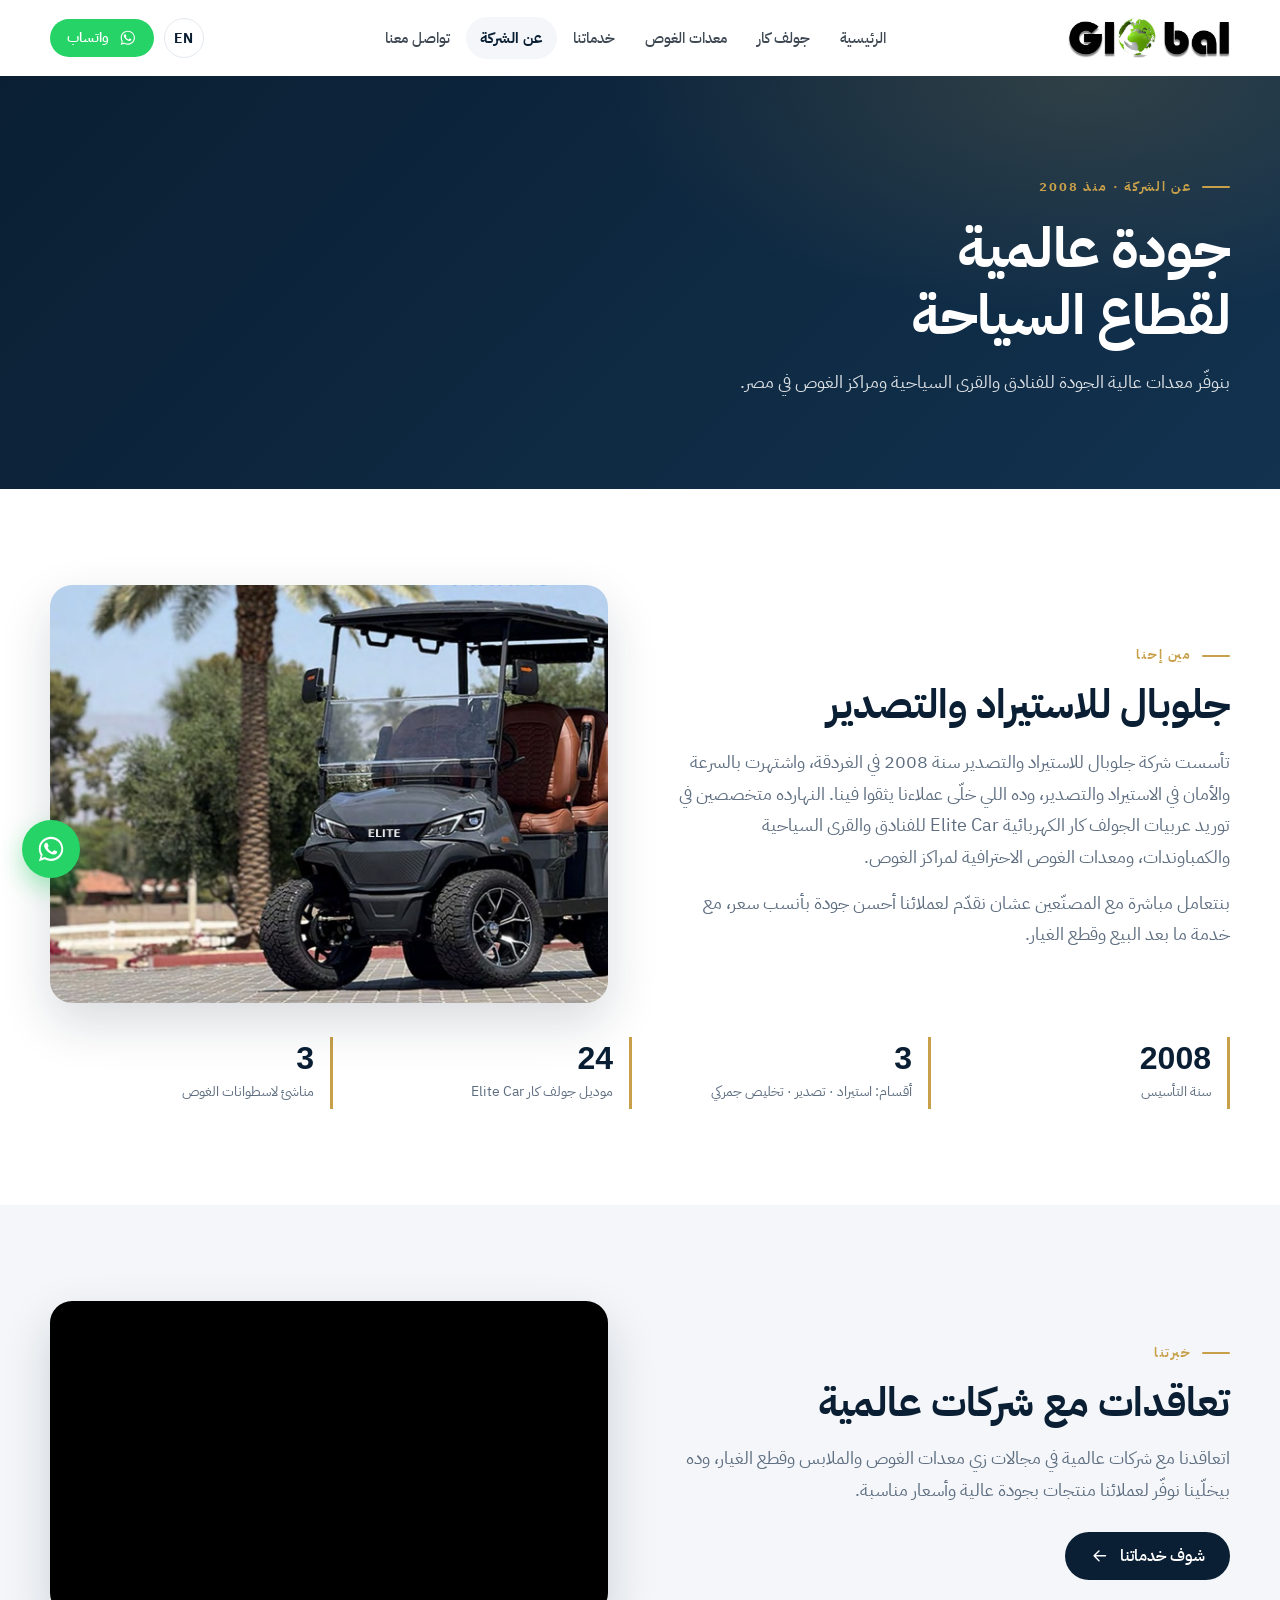
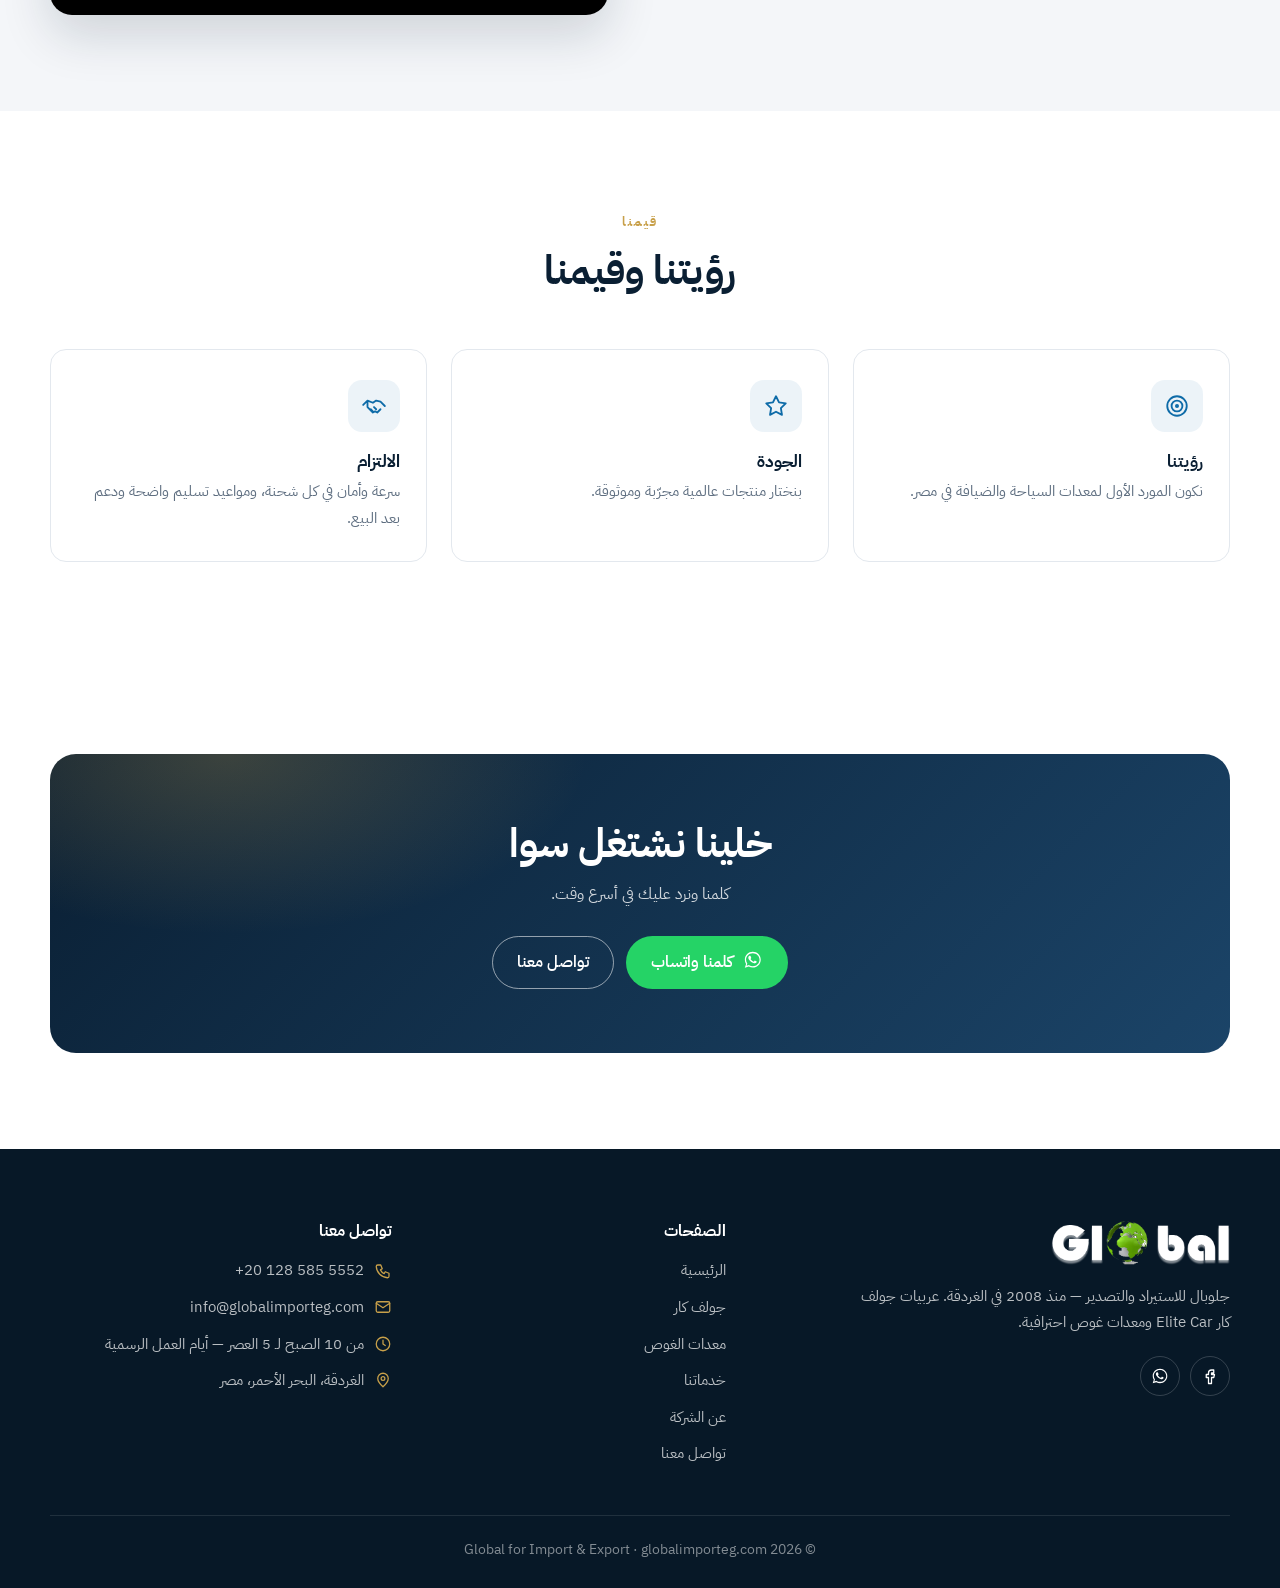
<file: about.html>
<!doctype html>
<html lang="ar" dir="rtl">
<head>
<meta charset="utf-8">
<meta name="viewport" content="width=device-width,initial-scale=1">
<title>عن الشركة | About Global Import</title>
<meta name="description" content="Global Import — شركة استيراد مصرية مقرها الغردقة، متخصصة في عربيات الجولف كار Elite Car ومعدات الغوص.">
<link rel="icon" href="favicon.ico" sizes="any">
<link rel="icon" type="image/png" sizes="32x32" href="images/favicon-32.png">
<link rel="apple-touch-icon" href="images/favicon-180.png">
<meta name="theme-color" content="#0A1F33">
<link rel="canonical" href="https://globalimporteg.com/about.html">
<meta property="og:type" content="website">
<meta property="og:site_name" content="Global for Import &amp; Export">
<meta property="og:title" content="عن الشركة | About Global Import">
<meta property="og:description" content="Global Import — شركة استيراد مصرية مقرها الغردقة، متخصصة في عربيات الجولف كار Elite Car ومعدات الغوص.">
<meta property="og:url" content="https://globalimporteg.com/about.html">
<meta property="og:image" content="https://globalimporteg.com/images/og.jpg">
<meta property="og:locale" content="ar_EG">
<link rel="preconnect" href="https://fonts.googleapis.com"><link rel="preconnect" href="https://fonts.gstatic.com" crossorigin>
<link href="https://fonts.googleapis.com/css2?family=IBM+Plex+Sans+Arabic:wght@400;500;600;700&display=swap" rel="stylesheet">
<link rel="stylesheet" href="assets/style.css">
</head>
<body>
<div id="site-header"></div>

<section class="hero sub hero-plain" style="padding:0">
  <div class="container">
    <div class="hero-inner">
      <span class="eyebrow"><span class="ar">عن الشركة · منذ 2008</span><span class="en">About us · since 2008</span></span>
      <h1 class="h1"><span class="ar">جودة عالمية<br>لقطاع السياحة</span><span class="en">World-class quality<br>for hospitality</span></h1>
      <p class="lead" style="color:rgba(255,255,255,.85)"><span class="ar">بنوفّر معدات عالية الجودة للفنادق والقرى السياحية ومراكز الغوص في مصر.</span><span class="en">We supply high-quality equipment to hotels, resorts and dive centres across Egypt.</span></p>
    </div>
  </div>
</section>

<section>
  <div class="container split">
    <div class="rv">
      <span class="eyebrow"><span class="ar">مين إحنا</span><span class="en">Who we are</span></span>
      <h2 class="h2" style="margin:12px 0 16px"><span class="ar">جلوبال للاستيراد والتصدير</span><span class="en">Global for Import &amp; Export</span></h2>
      <p class="lead ar">تأسست شركة جلوبال للاستيراد والتصدير سنة 2008 في الغردقة، واشتهرت بالسرعة والأمان في الاستيراد والتصدير، وده اللي خلّى عملاءنا يثقوا فينا. النهارده متخصصين في توريد عربيات الجولف كار الكهربائية Elite Car للفنادق والقرى السياحية والكمباوندات، ومعدات الغوص الاحترافية لمراكز الغوص.</p>
      <p class="lead en">Founded in Hurghada in 2008, Global for Import &amp; Export is known for fast, secure import and export — the reason our clients trust us. Today we specialise in supplying Elite Car electric golf carts to hotels, resorts and compounds, and professional diving equipment to dive centres.</p>
      <p class="lead ar" style="margin-top:14px">بنتعامل مباشرة مع المصنّعين عشان نقدّم لعملائنا أحسن جودة بأنسب سعر، مع خدمة ما بعد البيع وقطع الغيار.</p>
      <p class="lead en" style="margin-top:14px">We work directly with manufacturers to give our clients the best quality at the right price, backed by after-sales service and spare parts.</p>
    </div>
    <div class="media rv" style="aspect-ratio:4/3"><img src="images/carts/hero.jpg" alt="Elite Car"></div>
  </div>
  <div class="container">
    <div class="stats-row rv">
      <div><b>2008</b><span class="ar">سنة التأسيس</span><span class="en">Founded</span></div>
      <div><b>3</b><span class="ar">أقسام: استيراد · تصدير · تخليص جمركي</span><span class="en">Import · Export · Customs</span></div>
      <div><b>24</b><span class="ar">موديل جولف كار Elite Car</span><span class="en">Elite Car models</span></div>
      <div><b>3</b><span class="ar">مناشئ لاسطوانات الغوص</span><span class="en">Cylinder origins</span></div>
    </div>
  </div>
</section>

<section class="soft">
  <div class="container split">
    <div class="rv">
      <span class="eyebrow"><span class="ar">خبرتنا</span><span class="en">Our experience</span></span>
      <h2 class="h2" style="margin:12px 0 14px"><span class="ar">تعاقدات مع شركات عالمية</span><span class="en">International contracts</span></h2>
      <p class="lead"><span class="ar">اتعاقدنا مع شركات عالمية في مجالات زي معدات الغوص والملابس وقطع الغيار، وده بيخلّينا نوفّر لعملائنا منتجات بجودة عالية وأسعار مناسبة.</span><span class="en">We hold contracts with international companies in diving equipment, clothing and spare parts, letting us offer our clients high quality at fair prices.</span></p>
      <a href="services.html" class="btn btn-dark" style="margin-top:26px"><span class="ar">شوف خدماتنا</span><span class="en">Our services</span><span class="arw" data-i="arrow"></span></a>
    </div>
    <div class="video rv"><iframe src="https://www.youtube.com/embed/CQyGijGXmJo" title="Global Import" loading="lazy" allow="accelerometer; encrypted-media; picture-in-picture" allowfullscreen></iframe></div>
  </div>
</section>

<section>
  <div class="container">
    <div class="sec-head rv"><span class="eyebrow"><span class="ar">قيمنا</span><span class="en">Our values</span></span><h2 class="h2"><span class="ar">رؤيتنا وقيمنا</span><span class="en">Vision &amp; values</span></h2></div>
    <div class="grid g3">
      <div class="feat rv"><div class="ic" data-i="target"></div><h4><span class="ar">رؤيتنا</span><span class="en">Our vision</span></h4><p><span class="ar">نكون المورد الأول لمعدات السياحة والضيافة في مصر.</span><span class="en">To be Egypt's leading supplier of tourism and hospitality equipment.</span></p></div>
      <div class="feat rv"><div class="ic" data-i="star"></div><h4><span class="ar">الجودة</span><span class="en">Quality</span></h4><p><span class="ar">بنختار منتجات عالمية مجرّبة وموثوقة.</span><span class="en">We choose proven, trusted global products.</span></p></div>
      <div class="feat rv"><div class="ic" data-i="handshake"></div><h4><span class="ar">الالتزام</span><span class="en">Commitment</span></h4><p><span class="ar">سرعة وأمان في كل شحنة، ومواعيد تسليم واضحة ودعم بعد البيع.</span><span class="en">Clear delivery times and ongoing after-sales support.</span></p></div>
    </div>
  </div>
</section>

<section>
  <div class="container">
    <div class="cta rv">
      <h2 class="h2"><span class="ar">خلينا نشتغل سوا</span><span class="en">Let's work together</span></h2>
      <p><span class="ar">كلمنا ونرد عليك في أسرع وقت.</span><span class="en">Get in touch and we'll reply quickly.</span></p>
      <div class="btns"><a class="btn btn-wa" data-wa="السلام عليكم"><span data-i="wa"></span><span class="ar">كلمنا واتساب</span><span class="en">Chat on WhatsApp</span></a><a class="btn btn-ghost" href="contact.html"><span class="ar">تواصل معنا</span><span class="en">Contact</span></a></div>
    </div>
  </div>
</section>

<div id="site-footer"></div>
<script src="assets/site.js"></script>
</body>
</html>
</file>
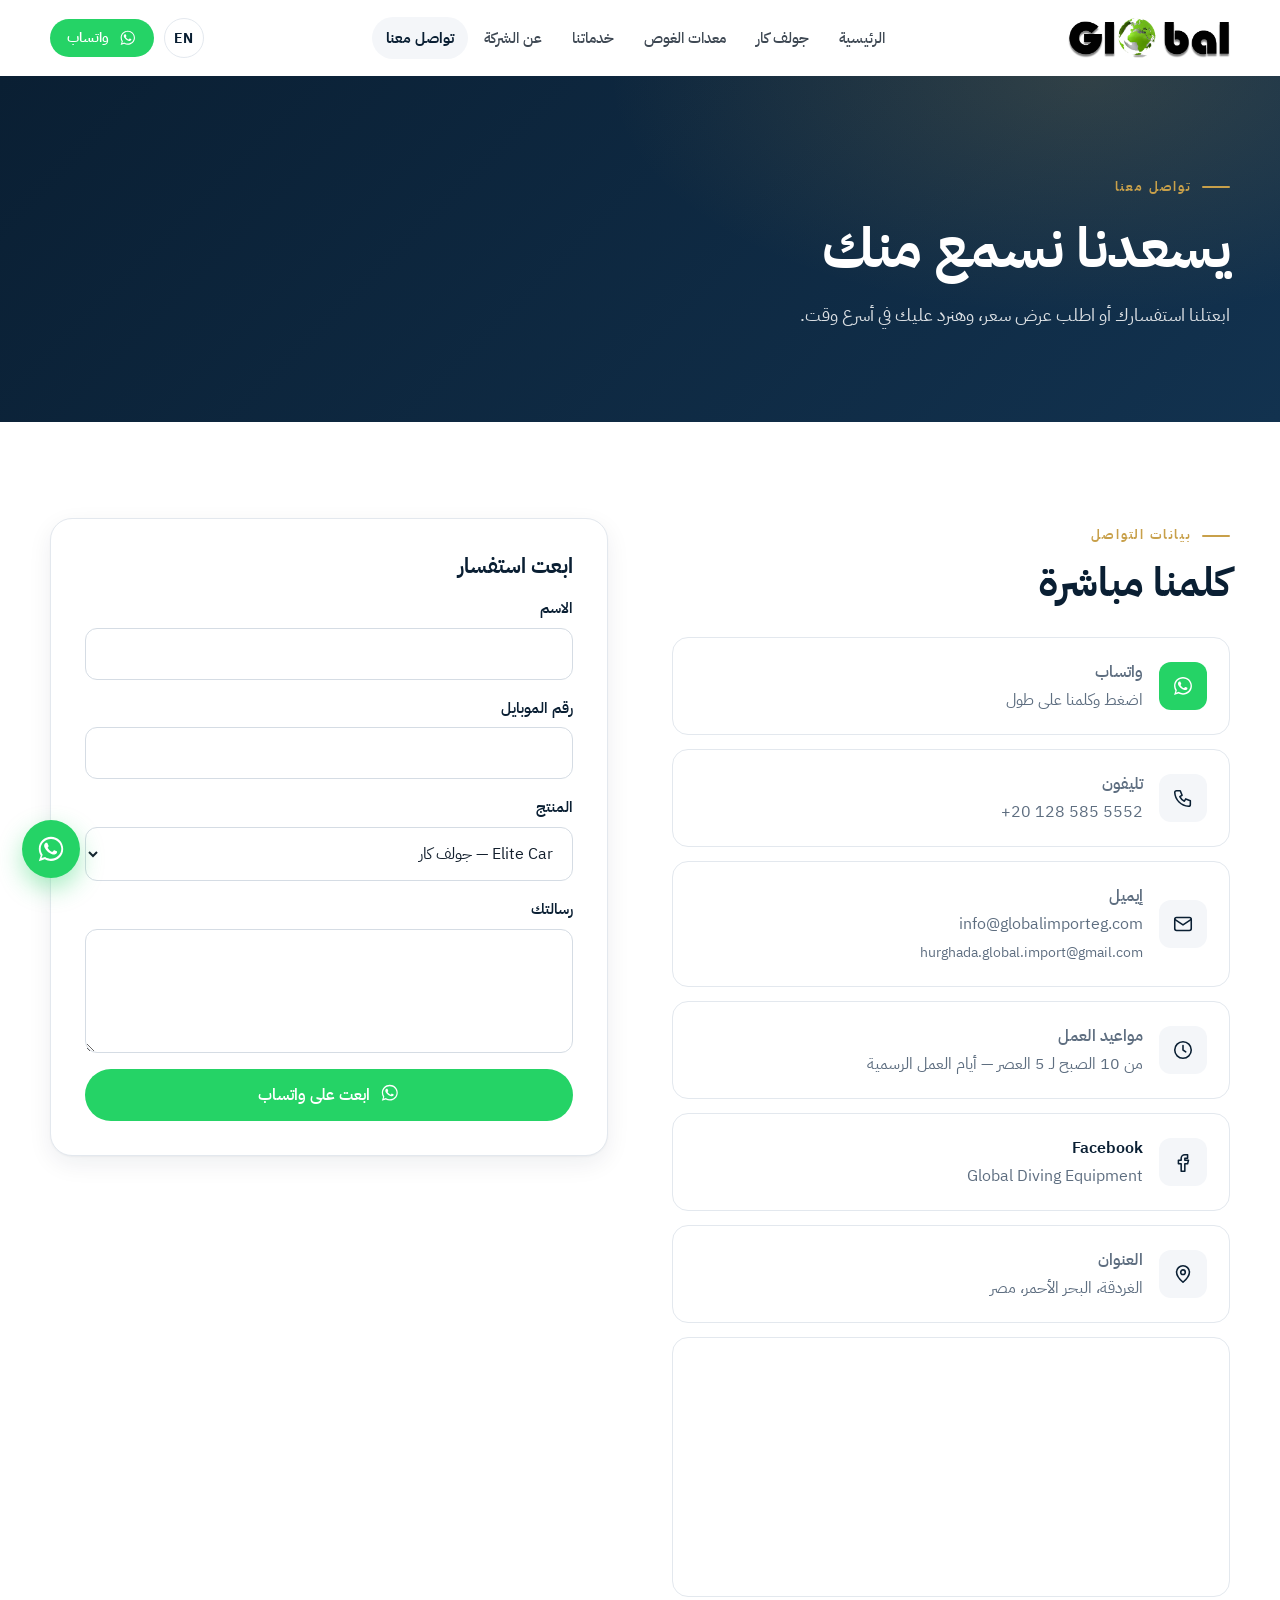
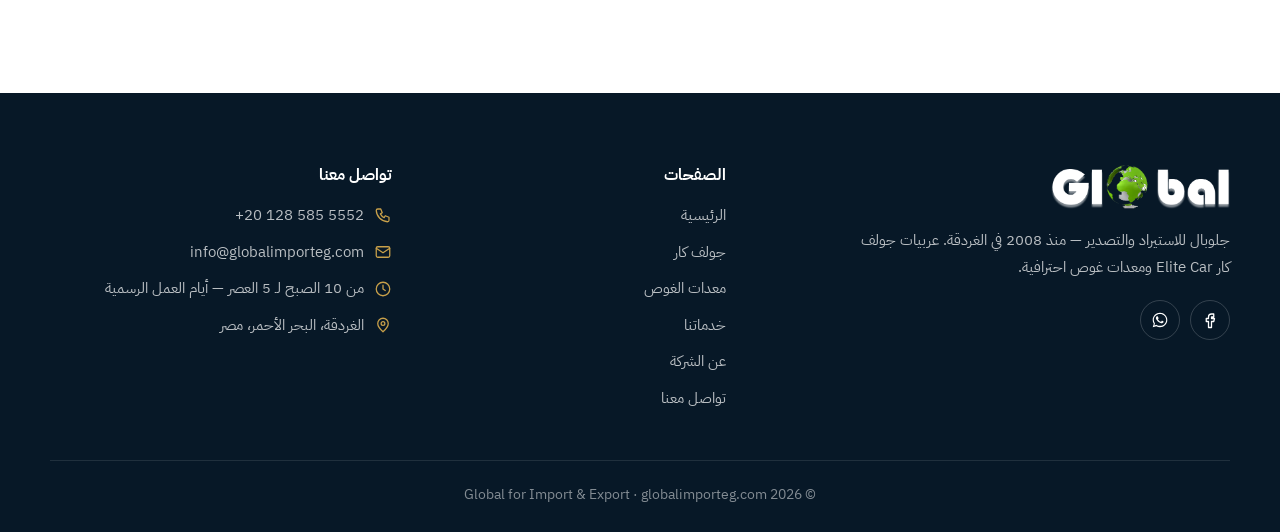
<file: contact.html>
<!doctype html>
<html lang="ar" dir="rtl">
<head>
<meta charset="utf-8">
<meta name="viewport" content="width=device-width,initial-scale=1">
<title>تواصل معنا | Contact Global Import</title>
<meta name="description" content="تواصل مع Global Import لعروض أسعار عربيات الجولف كار Elite Car ومعدات الغوص.">
<link rel="icon" href="favicon.ico" sizes="any">
<link rel="icon" type="image/png" sizes="32x32" href="images/favicon-32.png">
<link rel="apple-touch-icon" href="images/favicon-180.png">
<meta name="theme-color" content="#0A1F33">
<link rel="canonical" href="https://globalimporteg.com/contact.html">
<meta property="og:type" content="website">
<meta property="og:site_name" content="Global for Import &amp; Export">
<meta property="og:title" content="تواصل معنا | Contact Global Import">
<meta property="og:description" content="تواصل مع Global Import لعروض أسعار عربيات الجولف كار Elite Car ومعدات الغوص.">
<meta property="og:url" content="https://globalimporteg.com/contact.html">
<meta property="og:image" content="https://globalimporteg.com/images/og.jpg">
<meta property="og:locale" content="ar_EG">
<link rel="preconnect" href="https://fonts.googleapis.com"><link rel="preconnect" href="https://fonts.gstatic.com" crossorigin>
<link href="https://fonts.googleapis.com/css2?family=IBM+Plex+Sans+Arabic:wght@400;500;600;700&display=swap" rel="stylesheet">
<link rel="stylesheet" href="assets/style.css">
</head>
<body>
<div id="site-header"></div>

<section class="hero sub hero-plain" style="padding:0">
  <div class="container">
    <div class="hero-inner">
      <span class="eyebrow"><span class="ar">تواصل معنا</span><span class="en">Contact</span></span>
      <h1 class="h1"><span class="ar">يسعدنا نسمع منك</span><span class="en">We'd love to hear from you</span></h1>
      <p class="lead" style="color:rgba(255,255,255,.85)"><span class="ar">ابعتلنا استفسارك أو اطلب عرض سعر، وهنرد عليك في أسرع وقت.</span><span class="en">Send an enquiry or request a quote and we'll reply as soon as possible.</span></p>
    </div>
  </div>
</section>

<section>
  <div class="container split" style="align-items:start">
    <div class="rv">
      <div class="sec-head start" style="margin-bottom:28px"><span class="eyebrow"><span class="ar">بيانات التواصل</span><span class="en">Get in touch</span></span><h2 class="h2" style="margin-top:10px"><span class="ar">كلمنا مباشرة</span><span class="en">Reach us directly</span></h2></div>
      <div class="contact-list">
        <a class="contact-box" data-wa="السلام عليكم"><span class="ic wa" data-i="wa"></span><div><b><span class="ar">واتساب</span><span class="en">WhatsApp</span></b><span class="ar">اضغط وكلمنا على طول</span><span class="en">Tap to chat now</span></div></a>
        <a class="contact-box" data-phone-box href="tel:+201285855552"><span class="ic" data-i="phone"></span><div><b><span class="ar">تليفون</span><span class="en">Phone</span></b><span data-phone dir="ltr"></span></div></a>
        <a class="contact-box" href="mailto:info@globalimporteg.com"><span class="ic" data-i="mail"></span><div><b><span class="ar">إيميل</span><span class="en">Email</span></b><span data-email></span><br><span data-email2 style="font-size:.9rem"></span></div></a>
        <div class="contact-box"><span class="ic" data-i="clock"></span><div><b><span class="ar">مواعيد العمل</span><span class="en">Working hours</span></b><span data-hours></span></div></div>
        <a class="contact-box" href="https://www.facebook.com/Globaldivingequipment" target="_blank" rel="noopener"><span class="ic" data-i="fb"></span><div><b>Facebook</b><span>Global Diving Equipment</span></div></a>
        <div class="contact-box"><span class="ic" data-i="pin"></span><div><b><span class="ar">العنوان</span><span class="en">Address</span></b><span data-address></span></div></div>
      </div>
      <div class="map"><iframe src="https://maps.google.com/maps?q=27.2578957,33.8116067&z=15&output=embed" loading="lazy" title="Map"></iframe></div>
    </div>

    <form class="enq rv" onsubmit="sendForm(event)">
      <h3><span class="ar">ابعت استفسار</span><span class="en">Send an enquiry</span></h3>
      <label><span><span class="ar">الاسم</span><span class="en">Name</span></span><input name="name" required></label>
      <label><span><span class="ar">رقم الموبايل</span><span class="en">Phone</span></span><input name="phone" type="tel" required dir="ltr"></label>
      <label><span><span class="ar">المنتج</span><span class="en">Product</span></span>
        <select name="product">
          <option>Elite Car — جولف كار</option>
          <option>Catalina — اسطوانات غوص</option>
          <option>Coltri — كمبروسر</option>
          <option>Other — أخرى</option>
        </select></label>
      <label><span><span class="ar">رسالتك</span><span class="en">Message</span></span><textarea name="message" rows="4"></textarea></label>
      <button class="btn btn-wa" type="submit"><span data-i="wa"></span><span class="ar">ابعت على واتساب</span><span class="en">Send via WhatsApp</span></button>
    </form>
  </div>
</section>

<div id="site-footer"></div>
<script src="assets/site.js"></script>
</body>
</html>
</file>
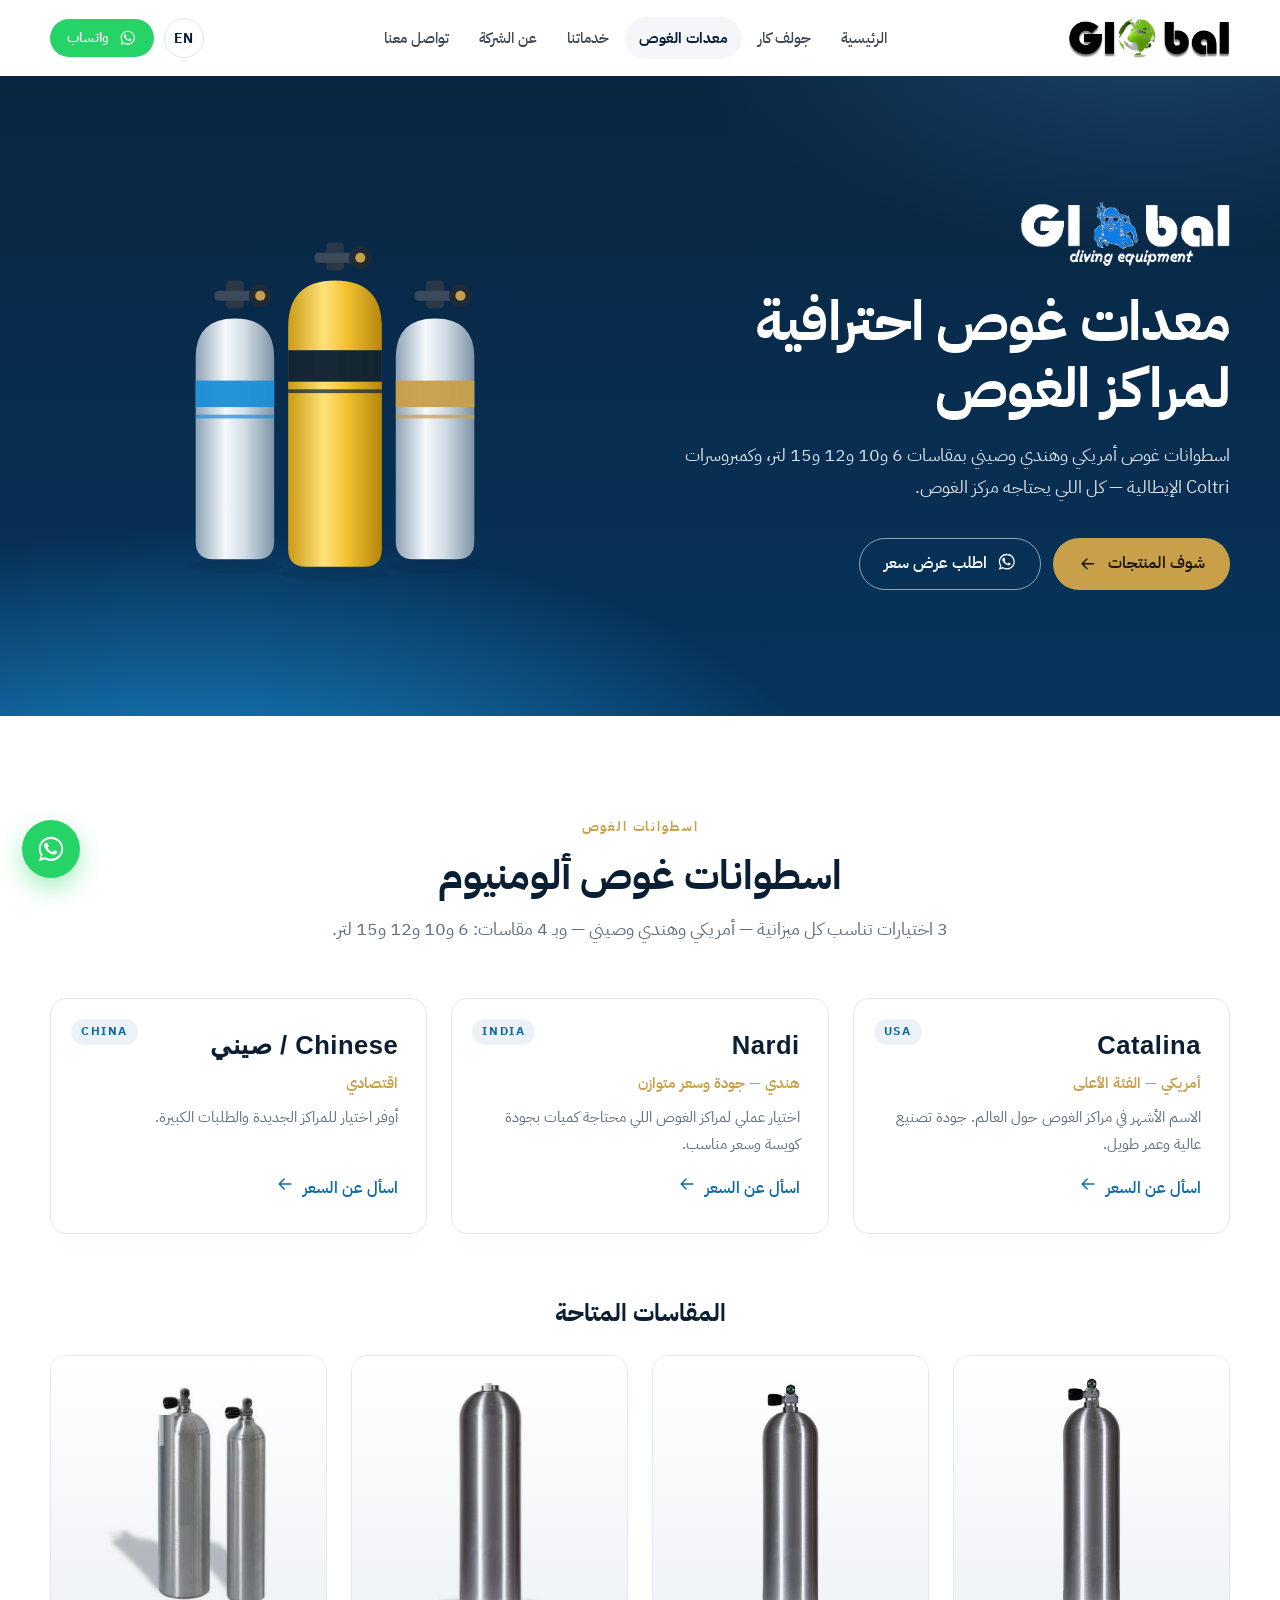
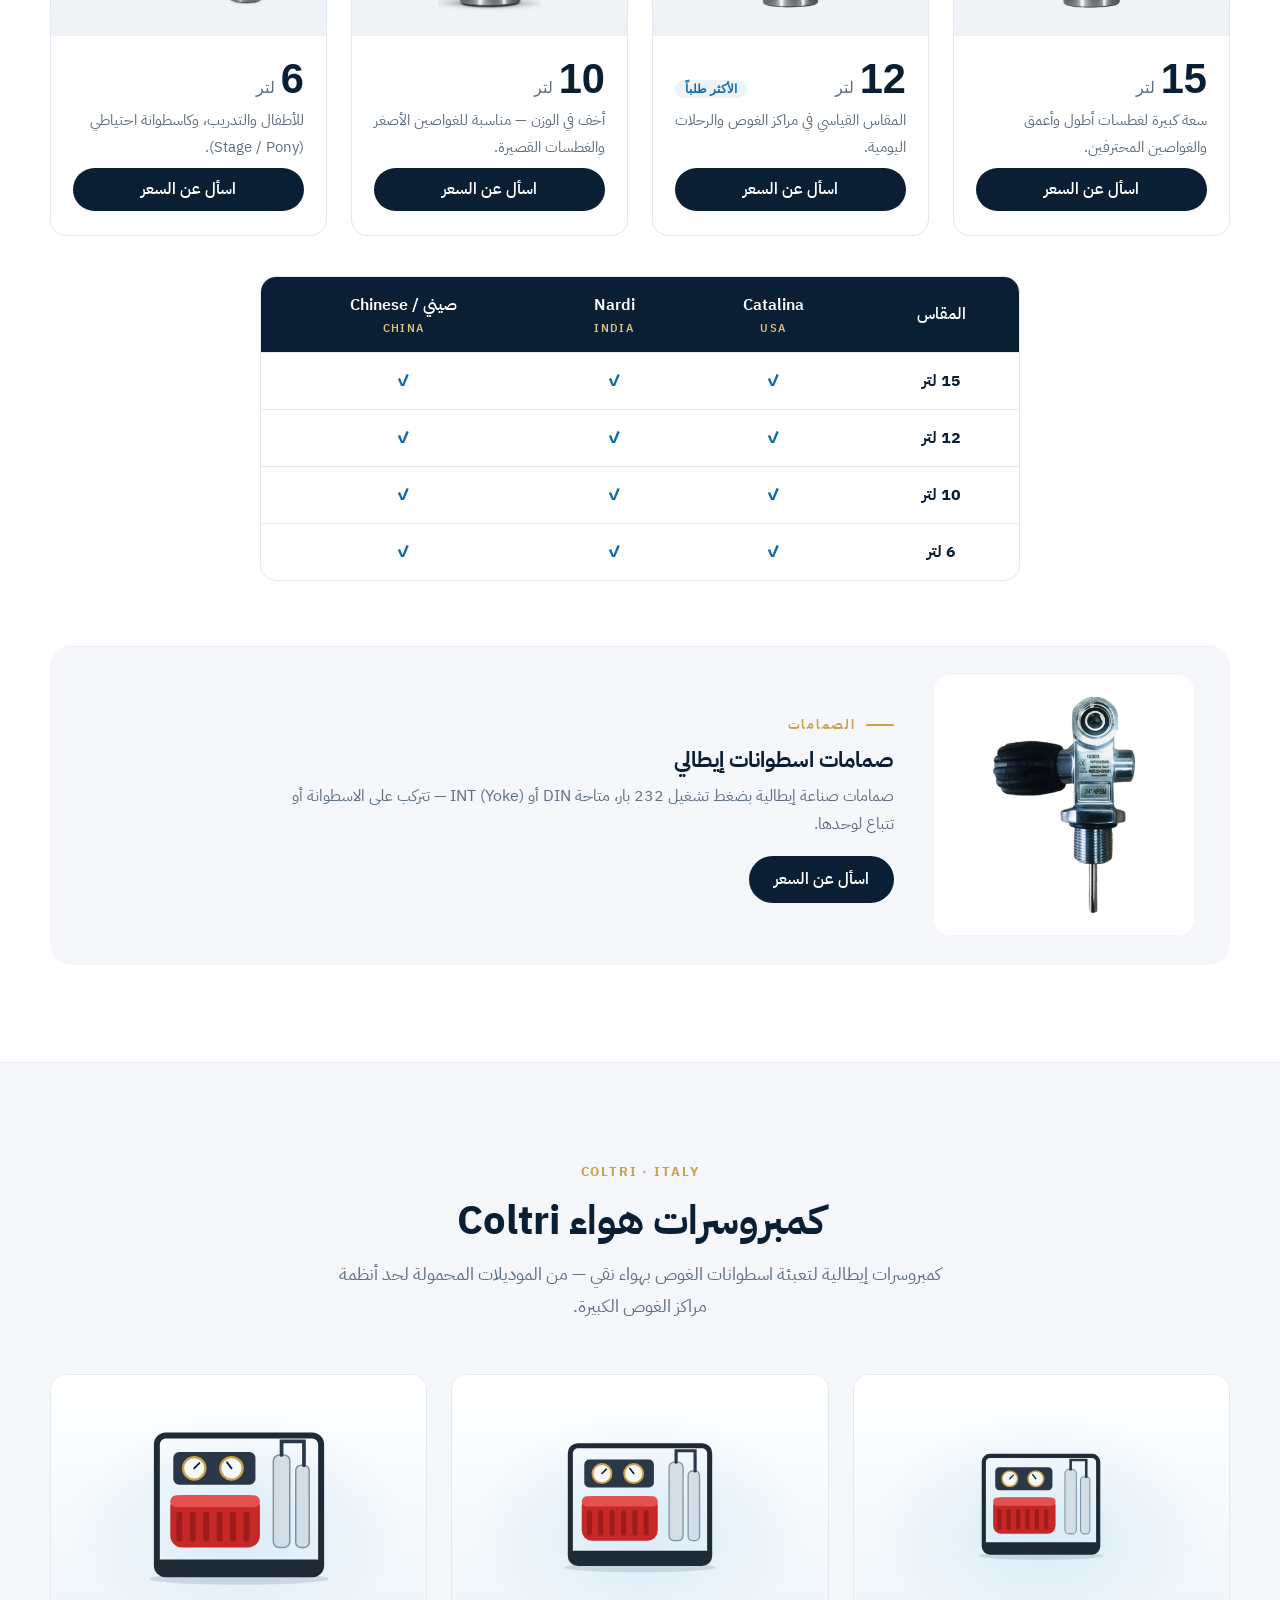
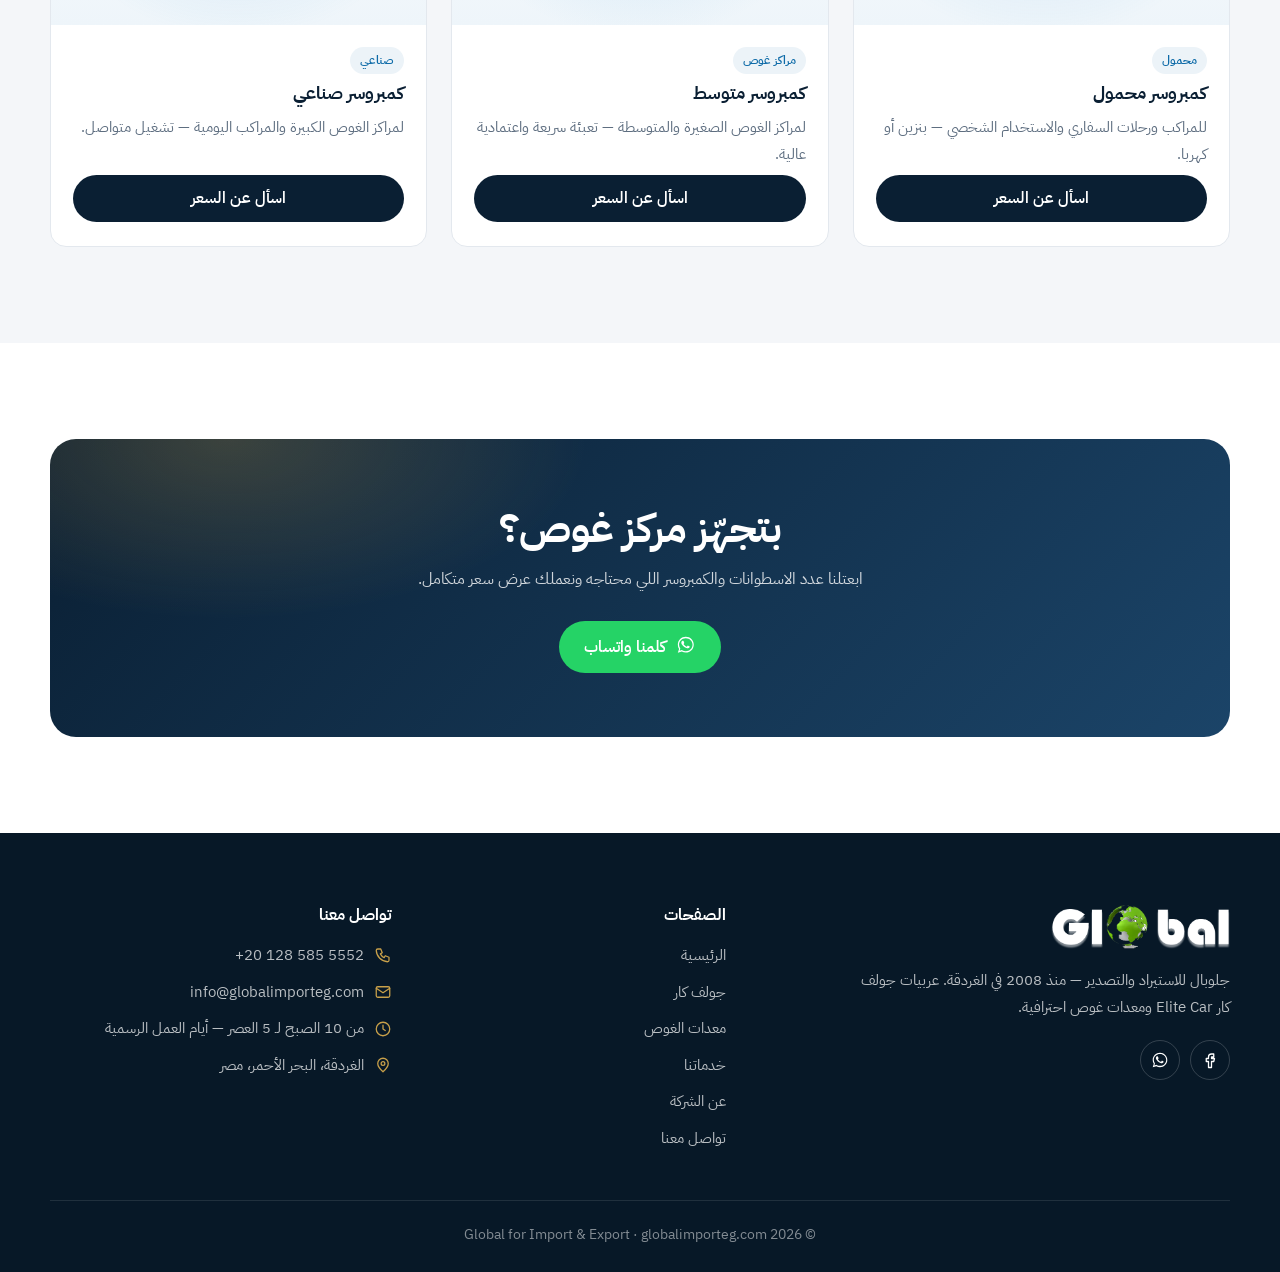
<file: diving.html>
<!doctype html>
<html lang="ar" dir="rtl">
<head>
<meta charset="utf-8">
<meta name="viewport" content="width=device-width,initial-scale=1">
<title>اسطوانات غوص Catalina وكمبروسرات Coltri | Global Diving Equipment</title>
<meta name="description" content="اسطوانات غوص Catalina الأمريكي وNardi والصيني (6 و10 و12 و15 لتر) وكمبروسرات هواء Coltri الإيطالية لمراكز الغوص في الغردقة وشرم الشيخ وكل مصر.">
<link rel="icon" href="favicon.ico" sizes="any">
<link rel="icon" type="image/png" sizes="32x32" href="images/favicon-32.png">
<link rel="apple-touch-icon" href="images/favicon-180.png">
<meta name="theme-color" content="#0A1F33">
<link rel="canonical" href="https://globalimporteg.com/diving.html">
<meta property="og:type" content="website">
<meta property="og:site_name" content="Global for Import &amp; Export">
<meta property="og:title" content="اسطوانات غوص Catalina وكمبروسرات Coltri | Global Diving Equipment">
<meta property="og:description" content="اسطوانات غوص Catalina الأمريكي وNardi والصيني (6 و10 و12 و15 لتر) وكمبروسرات هواء Coltri الإيطالية لمراكز الغوص في الغردقة وشرم الشيخ وكل مصر.">
<meta property="og:url" content="https://globalimporteg.com/diving.html">
<meta property="og:image" content="https://globalimporteg.com/images/diving/cyl-valve.jpg">
<meta property="og:locale" content="ar_EG">
<link rel="preconnect" href="https://fonts.googleapis.com"><link rel="preconnect" href="https://fonts.gstatic.com" crossorigin>
<link href="https://fonts.googleapis.com/css2?family=IBM+Plex+Sans+Arabic:wght@400;500;600;700&display=swap" rel="stylesheet">
<link rel="stylesheet" href="assets/style.css">
</head>
<body>
<div id="site-header"></div>

<section class="hero hero-sea" style="padding:0">
  <div class="bubbles"></div>
  <div class="container split" style="gap:40px">
    <div class="hero-inner" style="min-height:min(72vh,640px)">
      <img src="images/logo-diving-white.png" alt="Global Diving Equipment" class="hero-logo">
      <h1 class="h1"><span class="ar">معدات غوص احترافية<br>لمراكز الغوص</span><span class="en">Professional diving<br>equipment</span></h1>
      <p class="lead" style="color:rgba(255,255,255,.85)"><span class="ar">اسطوانات غوص أمريكي وهندي وصيني بمقاسات 6 و10 و12 و15 لتر، وكمبروسرات Coltri الإيطالية — كل اللي يحتاجه مركز الغوص.</span><span class="en">American, Indian and Chinese cylinders in 6, 10, 12 and 15 L, plus Italian Coltri compressors — everything a dive centre needs.</span></p>
      <div class="btns">
        <a href="#cylinders" class="btn btn-gold"><span class="ar">شوف المنتجات</span><span class="en">View products</span><span class="arw" data-i="arrow"></span></a>
        <a class="btn btn-ghost" data-wa="السلام عليكم، عايز أعرف أسعار معدات الغوص"><span data-i="wa"></span><span class="ar">اطلب عرض سعر</span><span class="en">Request a quote</span></a>
      </div>
    </div>
    <div class="hide-sm" data-art="trio" style="width:380px;justify-self:center"></div>
  </div>
</section>

<section id="cylinders">
  <div class="container">
    <div class="sec-head rv">
      <span class="eyebrow"><span class="ar">اسطوانات الغوص</span><span class="en">Scuba cylinders</span></span>
      <h2 class="h2"><span class="ar">اسطوانات غوص ألومنيوم</span><span class="en">Aluminium scuba cylinders</span></h2>
      <p class="lead"><span class="ar">3 اختيارات تناسب كل ميزانية — أمريكي وهندي وصيني — وبـ 4 مقاسات: 6 و10 و12 و15 لتر.</span><span class="en">Three options for every budget — American, Indian and Chinese — in four sizes: 6, 10, 12 and 15 litres.</span></p>
    </div>

    <div class="grid g3 brands" id="dv-brands"></div>

    <h3 class="sizes-title rv"><span class="ar">المقاسات المتاحة</span><span class="en">Available sizes</span></h3>
    <div class="grid g4" id="dv-sizes"></div>

    <div class="size-table rv" id="dv-table"></div>

    <div class="valve-row rv">
      <div class="v-img"><img src="images/diving/valve.jpg" alt="Scuba cylinder valve"></div>
      <div>
        <span class="eyebrow"><span class="ar">الصمامات</span><span class="en">Valves</span></span>
        <h3 style="margin:8px 0 8px;font-size:1.4rem"><span class="ar">صمامات اسطوانات إيطالي</span><span class="en">Italian cylinder valves</span></h3>
        <p class="lead" style="font-size:1rem"><span class="ar">صمامات صناعة إيطالية بضغط تشغيل 232 بار، متاحة DIN أو INT (Yoke) — تتركب على الاسطوانة أو تتباع لوحدها.</span><span class="en">Italian-made valves rated 232 bar, available in DIN or INT (yoke) — fitted to your cylinder or sold separately.</span></p>
        <a class="btn btn-dark" style="margin-top:18px" data-wa="عايز أسعار صمامات الاسطوانات"><span class="ar">اسأل عن السعر</span><span class="en">Ask for price</span></a>
      </div>
    </div>
  </div>
</section>

<section class="soft">
  <div class="container">
    <div class="sec-head rv">
      <span class="eyebrow">Coltri · Italy</span>
      <h2 class="h2"><span class="ar">كمبروسرات هواء Coltri</span><span class="en">Coltri breathing-air compressors</span></h2>
      <p class="lead"><span class="ar">كمبروسرات إيطالية لتعبئة اسطوانات الغوص بهواء نقي — من الموديلات المحمولة لحد أنظمة مراكز الغوص الكبيرة.</span><span class="en">Italian compressors for filling scuba cylinders with clean breathing air — from portable units to large dive-centre systems.</span></p>
    </div>
    <div class="grid g3" id="dv-comp"></div>
  </div>
</section>

<section>
  <div class="container">
    <div class="cta rv">
      <h2 class="h2"><span class="ar">بتجهّز مركز غوص؟</span><span class="en">Equipping a dive centre?</span></h2>
      <p><span class="ar">ابعتلنا عدد الاسطوانات والكمبروسر اللي محتاجه ونعملك عرض سعر متكامل.</span><span class="en">Tell us how many cylinders and which compressor you need — we'll send a complete quote.</span></p>
      <div class="btns"><a class="btn btn-wa" data-wa="السلام عليكم، بجهز مركز غوص وعايز عرض سعر متكامل"><span data-i="wa"></span><span class="ar">كلمنا واتساب</span><span class="en">Chat on WhatsApp</span></a></div>
    </div>
  </div>
</section>

<div id="site-footer"></div>
<script src="assets/site.js"></script>
<script src="assets/diving.js"></script>
<script src="assets/art.js"></script>
</body>
</html>
</file>
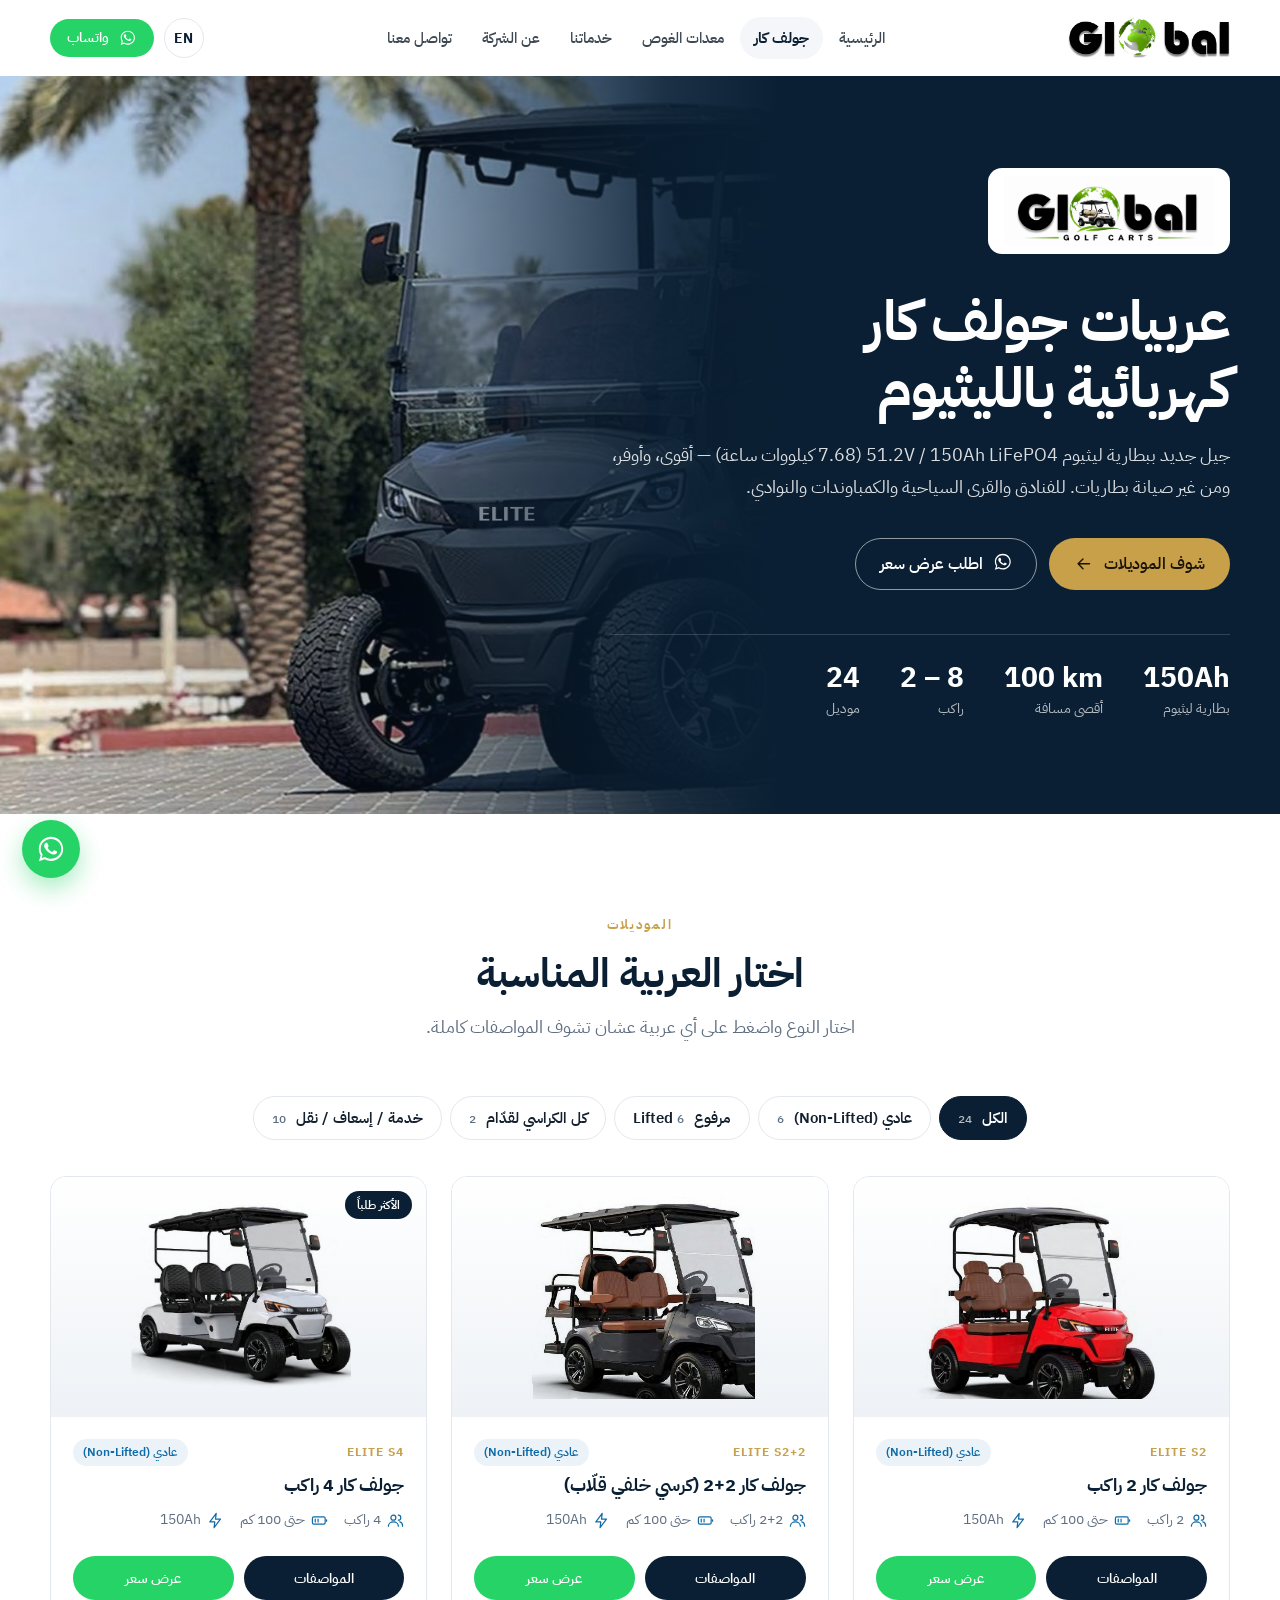
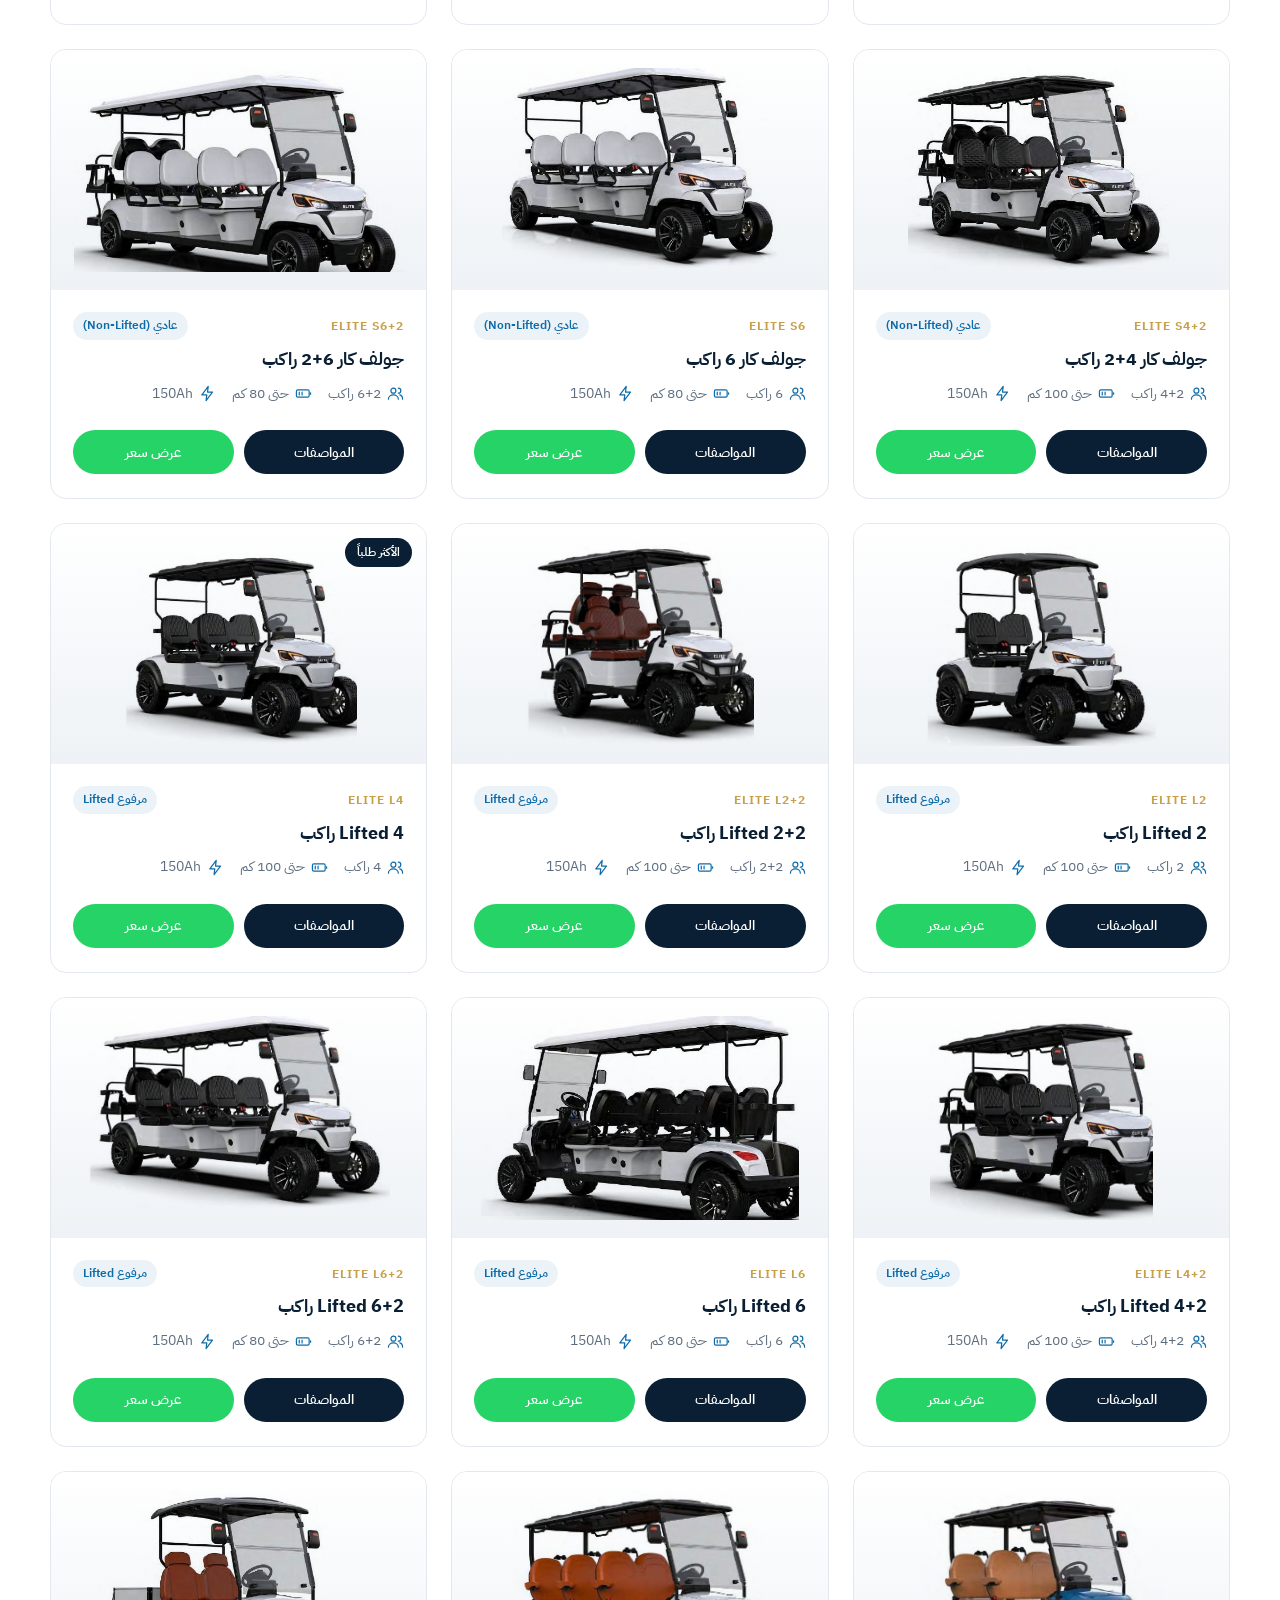
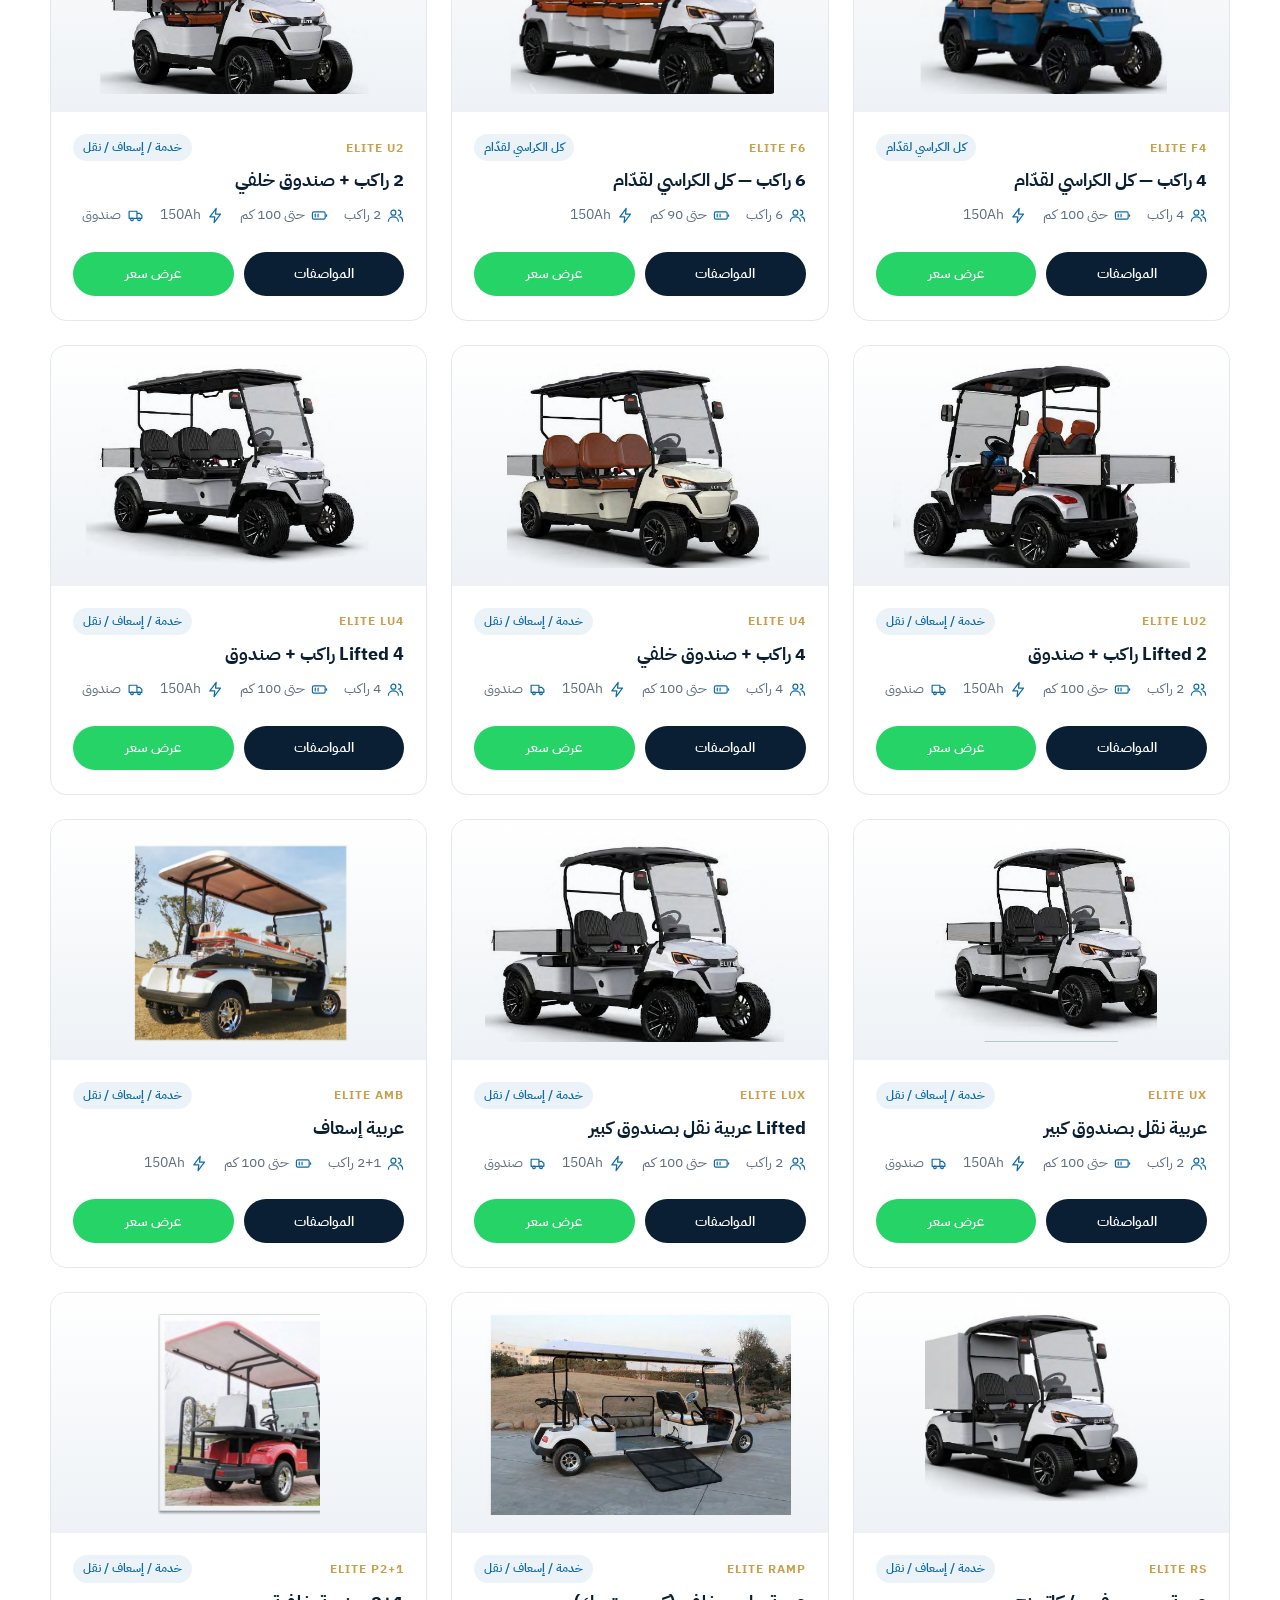
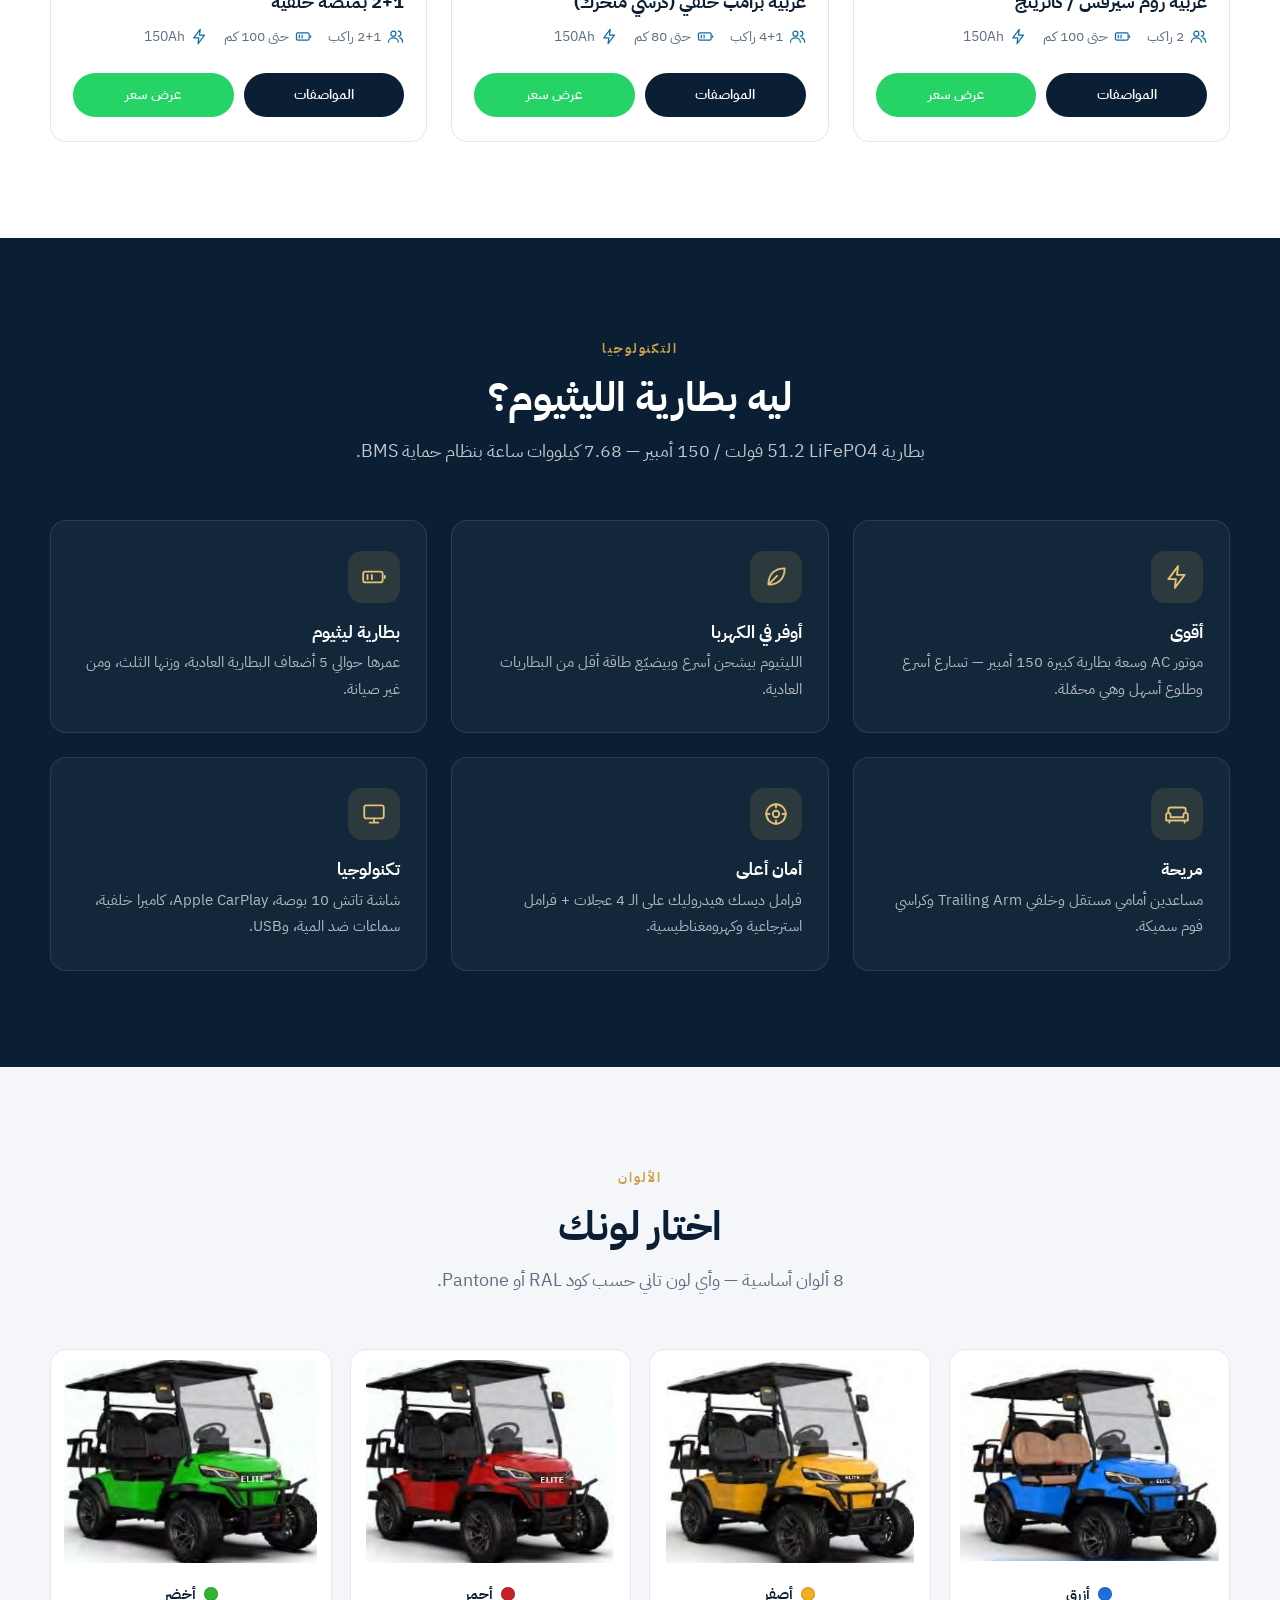
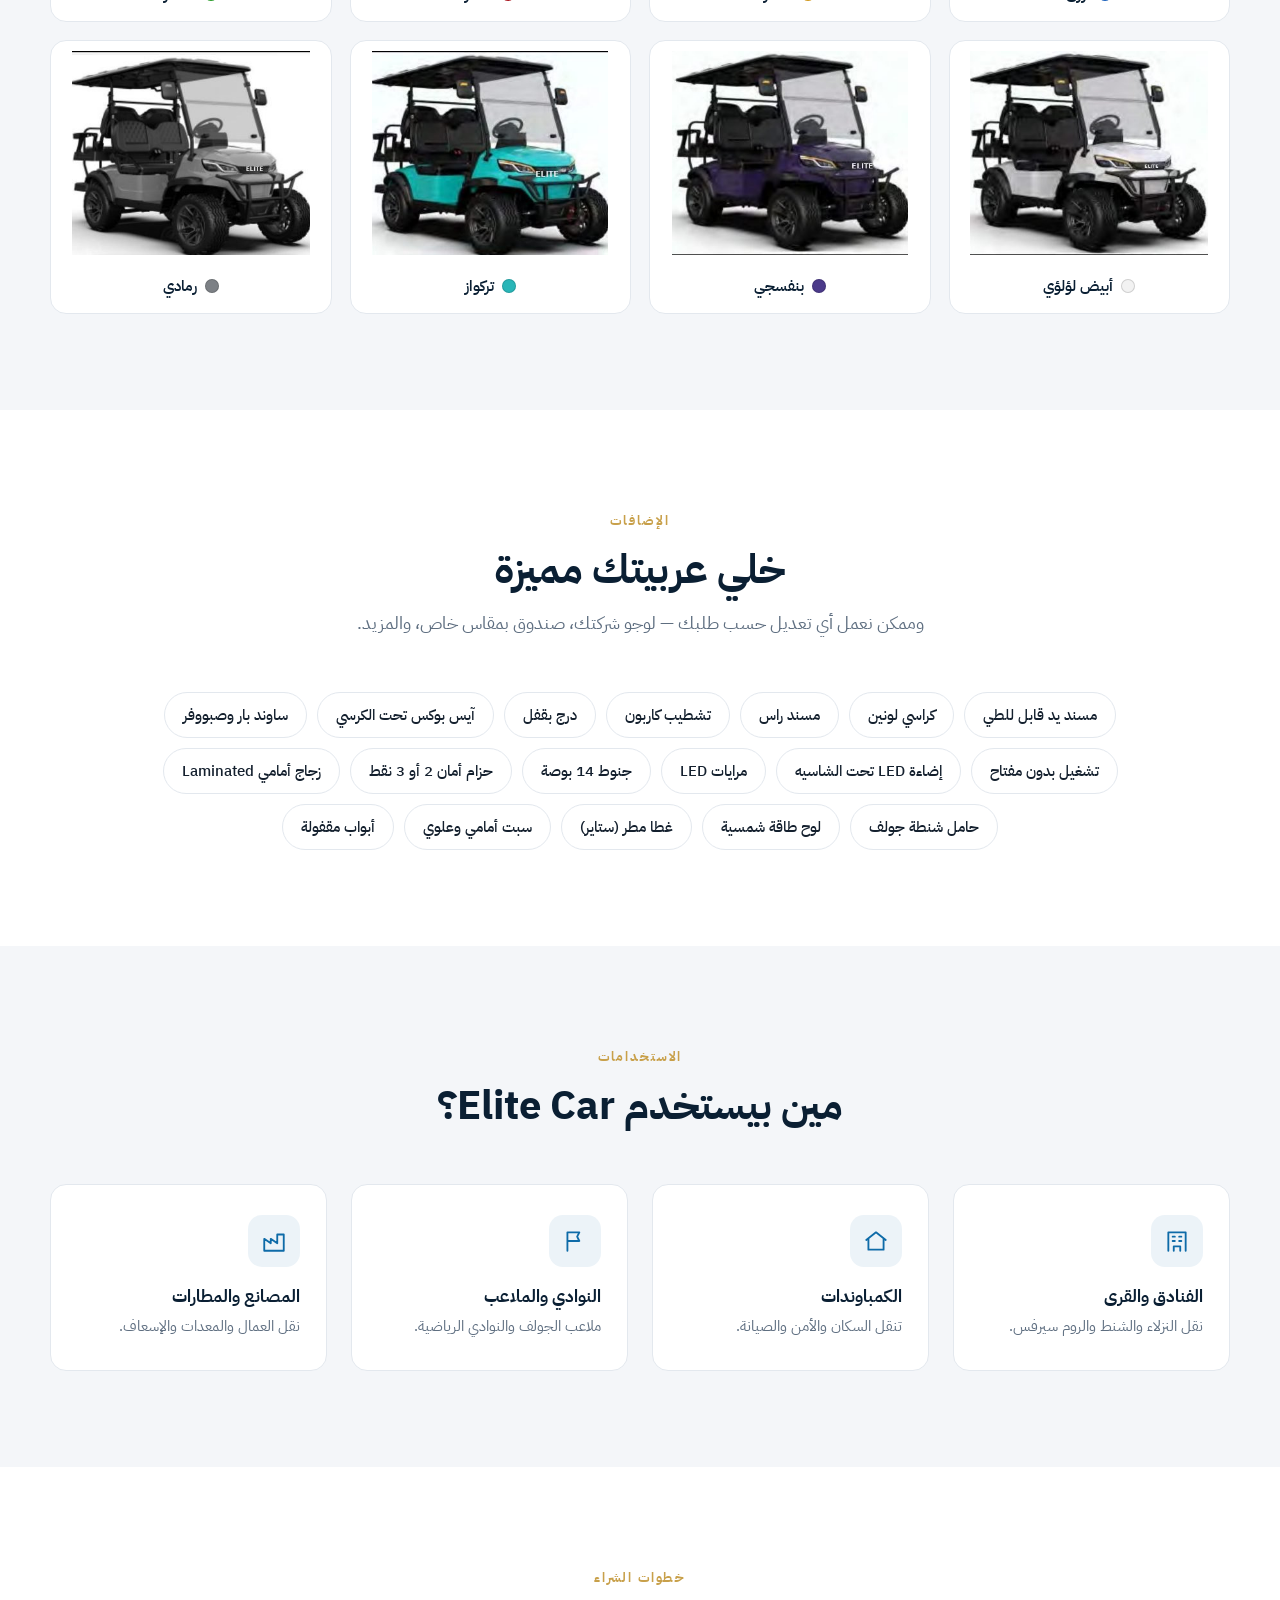
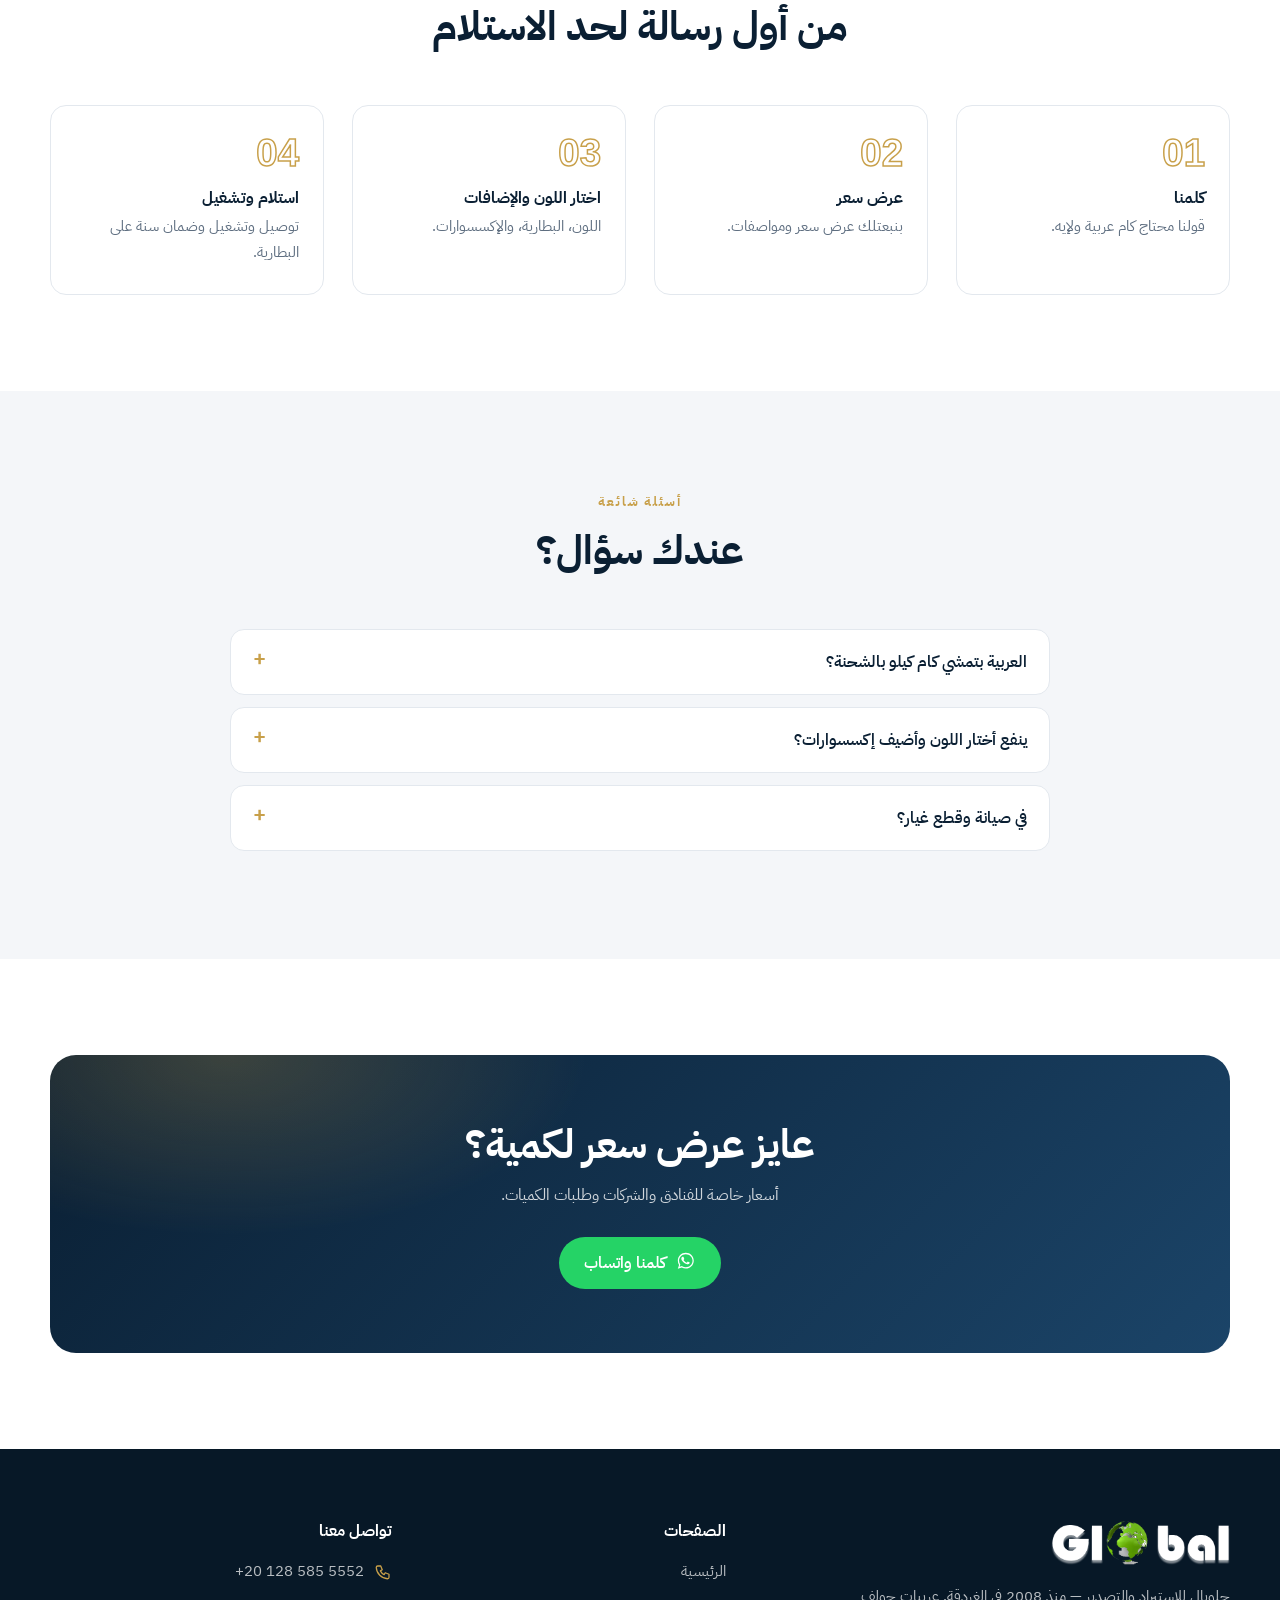
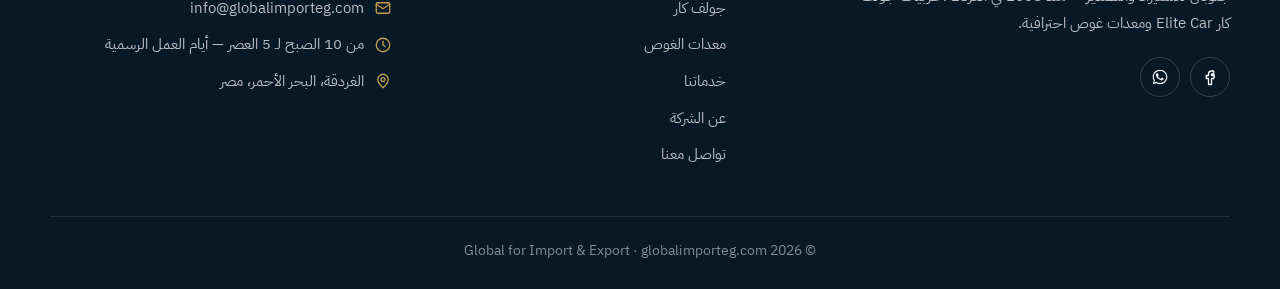
<file: golf-carts.html>
<!doctype html>
<html lang="ar" dir="rtl">
<head>
<meta charset="utf-8">
<meta name="viewport" content="width=device-width,initial-scale=1">
<title>Elite Car | عربيات جولف كار كهربائية بالليثيوم — Global Import</title>
<meta name="description" content="Elite Car — عربيات جولف كار كهربائية ببطاريات ليثيوم 150Ah في مصر: 2 و4 و6 و8 راكب، Lifted، عربيات خدمة وإسعاف وروم سيرفس للفنادق والقرى السياحية والكمباوندات.">
<link rel="icon" href="favicon.ico" sizes="any">
<link rel="icon" type="image/png" sizes="32x32" href="images/favicon-32.png">
<link rel="apple-touch-icon" href="images/favicon-180.png">
<meta name="theme-color" content="#0A1F33">
<link rel="canonical" href="https://globalimporteg.com/golf-carts.html">
<meta property="og:type" content="website">
<meta property="og:site_name" content="Global for Import &amp; Export">
<meta property="og:title" content="Elite Car | عربيات جولف كار كهربائية بالليثيوم — Global Import">
<meta property="og:description" content="Elite Car — عربيات جولف كار كهربائية ببطاريات ليثيوم 150Ah في مصر: 2 و4 و6 و8 راكب، Lifted، عربيات خدمة وإسعاف وروم سيرفس للفنادق والقرى السياحية والكمباوندات.">
<meta property="og:url" content="https://globalimporteg.com/golf-carts.html">
<meta property="og:image" content="https://globalimporteg.com/images/carts/hero.jpg">
<meta property="og:locale" content="ar_EG">
<link rel="preconnect" href="https://fonts.googleapis.com"><link rel="preconnect" href="https://fonts.gstatic.com" crossorigin>
<link href="https://fonts.googleapis.com/css2?family=IBM+Plex+Sans+Arabic:wght@400;500;600;700&display=swap" rel="stylesheet">
<link rel="stylesheet" href="assets/style.css">
</head>
<body>
<div id="site-header"></div>

<section class="hero" style="padding:0">
  <div class="hero-bg" style="background-image:url(images/carts/hero.jpg)"></div>
  <div class="container">
    <div class="hero-inner">
      <img src="images/image.png" alt="Global Golf Carts" style="height:86px;width:auto;max-width:100%;background:#fff;border-radius:14px;padding:8px 16px;margin-bottom:18px;display:block">
      <h1 class="h1"><span class="ar">عربيات جولف كار<br>كهربائية بالليثيوم</span><span class="en">Lithium electric<br>golf carts</span></h1>
      <p class="lead" style="color:rgba(255,255,255,.85)"><span class="ar">جيل جديد ببطارية ليثيوم LiFePO4 ‏51.2V / 150Ah (7.68 كيلووات ساعة) — أقوى، وأوفر، ومن غير صيانة بطاريات. للفنادق والقرى السياحية والكمباوندات والنوادي.</span><span class="en">A new generation with a 51.2V / 150Ah LiFePO4 lithium battery (7.68 kWh) — more power, lower running cost, zero battery maintenance. For hotels, resorts, compounds and clubs.</span></p>
      <div class="btns">
        <a href="#models" class="btn btn-gold"><span class="ar">شوف الموديلات</span><span class="en">See models</span><span class="arw" data-i="arrow"></span></a>
        <a class="btn btn-ghost" data-wa="السلام عليكم، عايز أعرف أسعار عربيات Elite Car"><span data-i="wa"></span><span class="ar">اطلب عرض سعر</span><span class="en">Request a quote</span></a>
      </div>
      <div class="hero-stats">
        <div><b dir="ltr">150Ah</b><span class="ar">بطارية ليثيوم</span><span class="en">lithium battery</span></div>
        <div><b dir="ltr">100 km</b><span class="ar">أقصى مسافة</span><span class="en">max range</span></div>
        <div><b dir="ltr">2 – 8</b><span class="ar">راكب</span><span class="en">seats</span></div>
        <div><b id="cart-count">24</b><span class="ar">موديل</span><span class="en">models</span></div>
      </div>
    </div>
  </div>
</section>

<section id="models">
  <div class="container">
    <div class="sec-head rv">
      <span class="eyebrow"><span class="ar">الموديلات</span><span class="en">The range</span></span>
      <h2 class="h2"><span class="ar">اختار العربية المناسبة</span><span class="en">Find the right cart</span></h2>
      <p class="lead"><span class="ar">اختار النوع واضغط على أي عربية عشان تشوف المواصفات كاملة.</span><span class="en">Pick a category and tap any cart for full specifications.</span></p>
    </div>
    <div id="cart-tabs"></div>
    <div id="cart-grid" class="grid g3"></div>
  </div>
</section>

<section class="dark">
  <div class="container">
    <div class="sec-head rv">
      <span class="eyebrow"><span class="ar">التكنولوجيا</span><span class="en">Technology</span></span>
      <h2 class="h2"><span class="ar">ليه بطارية الليثيوم؟</span><span class="en">Why lithium?</span></h2>
      <p class="lead"><span class="ar">بطارية LiFePO4 ‏51.2 فولت / 150 أمبير — 7.68 كيلووات ساعة بنظام حماية BMS.</span><span class="en">LiFePO4 battery, 51.2V / 150Ah — 7.68 kWh with BMS protection.</span></p>
    </div>
    <div class="grid g3">
      <div class="feat rv"><div class="ic" data-i="bolt"></div><h4><span class="ar">أقوى</span><span class="en">More powerful</span></h4><p><span class="ar">موتور AC وسعة بطارية كبيرة 150 أمبير — تسارع أسرع وطلوع أسهل وهي محمّلة.</span><span class="en">AC motor and a large 150Ah battery — faster acceleration and easier climbs fully loaded.</span></p></div>
      <div class="feat rv"><div class="ic" data-i="leaf"></div><h4><span class="ar">أوفر في الكهربا</span><span class="en">More efficient</span></h4><p><span class="ar">الليثيوم بيشحن أسرع وبيضيّع طاقة أقل من البطاريات العادية.</span><span class="en">Lithium charges faster and wastes less energy than lead-acid.</span></p></div>
      <div class="feat rv"><div class="ic" data-i="battery"></div><h4><span class="ar">بطارية ليثيوم</span><span class="en">Lithium battery</span></h4><p><span class="ar">عمرها حوالي 5 أضعاف البطارية العادية، وزنها الثلث، ومن غير صيانة.</span><span class="en">About 5× the life of lead-acid, a third of the weight, maintenance-free.</span></p></div>
      <div class="feat rv"><div class="ic" data-i="sofa"></div><h4><span class="ar">مريحة</span><span class="en">Comfortable</span></h4><p><span class="ar">مساعدين أمامي مستقل وخلفي Trailing Arm وكراسي فوم سميكة.</span><span class="en">Independent front, trailing-arm rear suspension and thick foam seats.</span></p></div>
      <div class="feat rv"><div class="ic" data-i="disc"></div><h4><span class="ar">أمان أعلى</span><span class="en">Safer</span></h4><p><span class="ar">فرامل ديسك هيدروليك على الـ 4 عجلات + فرامل استرجاعية وكهرومغناطيسية.</span><span class="en">4-wheel hydraulic discs + regenerative and EM brakes.</span></p></div>
      <div class="feat rv"><div class="ic" data-i="screen"></div><h4><span class="ar">تكنولوجيا</span><span class="en">Tech</span></h4><p><span class="ar">شاشة تاتش 10 بوصة، Apple CarPlay، كاميرا خلفية، سماعات ضد المية، وUSB.</span><span class="en">10" touch screen, Apple CarPlay, reverse camera, waterproof speakers, USB.</span></p></div>
    </div>
  </div>
</section>

<section class="soft">
  <div class="container">
    <div class="sec-head rv">
      <span class="eyebrow"><span class="ar">الألوان</span><span class="en">Colours</span></span>
      <h2 class="h2"><span class="ar">اختار لونك</span><span class="en">Choose your colour</span></h2>
      <p class="lead"><span class="ar">8 ألوان أساسية — وأي لون تاني حسب كود RAL أو Pantone.</span><span class="en">8 standard colours — or any colour by RAL / Pantone code.</span></p>
    </div>
    <div class="colors rv"><figure><img src="images/carts/color-blue.jpg" alt="Mysterious Blue"><figcaption><i style="background:#1e6fd9"></i><span class="ar">أزرق</span><span class="en">Mysterious Blue</span></figcaption></figure><figure><img src="images/carts/color-yellow.jpg" alt="Beeswax Yellow"><figcaption><i style="background:#f2b01e"></i><span class="ar">أصفر</span><span class="en">Beeswax Yellow</span></figcaption></figure><figure><img src="images/carts/color-red.jpg" alt="Zinnober Red"><figcaption><i style="background:#c8202a"></i><span class="ar">أحمر</span><span class="en">Zinnober Red</span></figcaption></figure><figure><img src="images/carts/color-green.jpg" alt="Bright Green"><figcaption><i style="background:#2fb52f"></i><span class="ar">أخضر</span><span class="en">Bright Green</span></figcaption></figure><figure><img src="images/carts/color-white.jpg" alt="Pearl White"><figcaption><i style="background:#f2f2f2"></i><span class="ar">أبيض لؤلؤي</span><span class="en">Pearl White</span></figcaption></figure><figure><img src="images/carts/color-violet.jpg" alt="Dreamy Violet"><figcaption><i style="background:#4b3a8a"></i><span class="ar">بنفسجي</span><span class="en">Dreamy Violet</span></figcaption></figure><figure><img src="images/carts/color-icy.jpg" alt="Icy Blue"><figcaption><i style="background:#29b6b8"></i><span class="ar">تركواز</span><span class="en">Icy Blue</span></figcaption></figure><figure><img src="images/carts/color-grey.jpg" alt="Concrete Grey"><figcaption><i style="background:#7c8085"></i><span class="ar">رمادي</span><span class="en">Concrete Grey</span></figcaption></figure></div>
  </div>
</section>

<section>
  <div class="container">
    <div class="sec-head rv">
      <span class="eyebrow"><span class="ar">الإضافات</span><span class="en">Accessories</span></span>
      <h2 class="h2"><span class="ar">خلي عربيتك مميزة</span><span class="en">Make it yours</span></h2>
      <p class="lead"><span class="ar">وممكن نعمل أي تعديل حسب طلبك — لوجو شركتك، صندوق بمقاس خاص، والمزيد.</span><span class="en">Plus custom builds on request — your branding, custom boxes and more.</span></p>
    </div>
    <div class="acc rv"><span><span class="ar">مسند يد قابل للطي</span><span class="en">Foldable armrest</span></span><span><span class="ar">كراسي لونين</span><span class="en">Two-tone seats</span></span><span><span class="ar">مسند راس</span><span class="en">Headrest</span></span><span><span class="ar">تشطيب كاربون</span><span class="en">Carbon-fibre finish</span></span><span><span class="ar">درج بقفل</span><span class="en">Lockable glove box</span></span><span><span class="ar">آيس بوكس تحت الكرسي</span><span class="en">Under-seat ice bucket</span></span><span><span class="ar">ساوند بار وصبووفر</span><span class="en">Sound bar & subwoofer</span></span><span><span class="ar">تشغيل بدون مفتاح</span><span class="en">Keyless start</span></span><span><span class="ar">إضاءة LED تحت الشاسيه</span><span class="en">Under-chassis LED</span></span><span><span class="ar">مرايات LED</span><span class="en">LED side mirrors</span></span><span><span class="ar">جنوط 14 بوصة</span><span class="en">14" wheels</span></span><span><span class="ar">حزام أمان 2 أو 3 نقط</span><span class="en">2/3-point seat belts</span></span><span><span class="ar">زجاج أمامي Laminated</span><span class="en">Laminated windshield</span></span><span><span class="ar">حامل شنطة جولف</span><span class="en">Golf bag holder</span></span><span><span class="ar">لوح طاقة شمسية</span><span class="en">Solar panel roof</span></span><span><span class="ar">غطا مطر (ستاير)</span><span class="en">Rain cover</span></span><span><span class="ar">سبت أمامي وعلوي</span><span class="en">Front & roof basket</span></span><span><span class="ar">أبواب مقفولة</span><span class="en">Enclosed doors</span></span></div>
  </div>
</section>

<section class="soft">
  <div class="container">
    <div class="sec-head rv">
      <span class="eyebrow"><span class="ar">الاستخدامات</span><span class="en">Applications</span></span>
      <h2 class="h2"><span class="ar">مين بيستخدم Elite Car؟</span><span class="en">Who uses Elite Car?</span></h2>
    </div>
    <div class="grid g4">
      <div class="feat rv"><div class="ic" data-i="hotel"></div><h4><span class="ar">الفنادق والقرى</span><span class="en">Hotels &amp; resorts</span></h4><p><span class="ar">نقل النزلاء والشنط والروم سيرفس.</span><span class="en">Guests, luggage and room service.</span></p></div>
      <div class="feat rv"><div class="ic" data-i="home"></div><h4><span class="ar">الكمباوندات</span><span class="en">Compounds</span></h4><p><span class="ar">تنقل السكان والأمن والصيانة.</span><span class="en">Residents, security and maintenance.</span></p></div>
      <div class="feat rv"><div class="ic" data-i="flag"></div><h4><span class="ar">النوادي والملاعب</span><span class="en">Clubs &amp; courses</span></h4><p><span class="ar">ملاعب الجولف والنوادي الرياضية.</span><span class="en">Golf courses and sports clubs.</span></p></div>
      <div class="feat rv"><div class="ic" data-i="factory"></div><h4><span class="ar">المصانع والمطارات</span><span class="en">Factories &amp; airports</span></h4><p><span class="ar">نقل العمال والمعدات والإسعاف.</span><span class="en">Staff, equipment and first response.</span></p></div>
    </div>
  </div>
</section>

<section>
  <div class="container">
    <div class="sec-head rv">
      <span class="eyebrow"><span class="ar">خطوات الشراء</span><span class="en">How to order</span></span>
      <h2 class="h2"><span class="ar">من أول رسالة لحد الاستلام</span><span class="en">From first message to delivery</span></h2>
    </div>
    <div class="steps">
      <div class="step rv"><h4><span class="ar">كلمنا</span><span class="en">Contact us</span></h4><p><span class="ar">قولنا محتاج كام عربية ولإيه.</span><span class="en">Tell us how many carts and for what.</span></p></div>
      <div class="step rv"><h4><span class="ar">عرض سعر</span><span class="en">Quotation</span></h4><p><span class="ar">بنبعتلك عرض سعر ومواصفات.</span><span class="en">We send a quote and spec sheet.</span></p></div>
      <div class="step rv"><h4><span class="ar">اختار اللون والإضافات</span><span class="en">Choose options</span></h4><p><span class="ar">اللون، البطارية، والإكسسوارات.</span><span class="en">Colour, battery and accessories.</span></p></div>
      <div class="step rv"><h4><span class="ar">استلام وتشغيل</span><span class="en">Delivery</span></h4><p><span class="ar">توصيل وتشغيل وضمان سنة على البطارية.</span><span class="en">Delivery, setup and 1-year battery warranty.</span></p></div>
    </div>
  </div>
</section>

<section class="soft">
  <div class="container" style="max-width:820px">
    <div class="sec-head rv"><span class="eyebrow"><span class="ar">أسئلة شائعة</span><span class="en">FAQ</span></span><h2 class="h2"><span class="ar">عندك سؤال؟</span><span class="en">Questions?</span></h2></div>
    <details><summary><span class="ar">العربية بتمشي كام كيلو بالشحنة؟</span><span class="en">How far does a cart go on one charge?</span></summary><p><span class="ar">حسب الموديل والحمولة — لحد 100 كم للموديلات 2 و4 راكب، ولحد 80 – 90 كم للـ 6 راكب.</span><span class="en">Depending on model and load — up to 100 km for 2/4-seaters and 80–90 km for 6-seaters.</span></p></details>
        <details><summary><span class="ar">ينفع أختار اللون وأضيف إكسسوارات؟</span><span class="en">Can I choose colours and accessories?</span></summary><p><span class="ar">أيوه، ألوان متعددة وإضافات زي الشاشة والسماعات والستاير ولوجو شركتك.</span><span class="en">Yes — multiple colours plus screens, speakers, curtains and your company branding.</span></p></details>
    <details><summary><span class="ar">في صيانة وقطع غيار؟</span><span class="en">Do you provide service and parts?</span></summary><p><span class="ar">أيوه، بنوفر صيانة وقطع غيار بعد البيع.</span><span class="en">Yes, we provide after-sales service and spare parts.</span></p></details>
  </div>
</section>

<section>
  <div class="container">
    <div class="cta rv">
      <h2 class="h2"><span class="ar">عايز عرض سعر لكمية؟</span><span class="en">Need a fleet quotation?</span></h2>
      <p><span class="ar">أسعار خاصة للفنادق والشركات وطلبات الكميات.</span><span class="en">Special pricing for hotels, companies and bulk orders.</span></p>
      <div class="btns"><a class="btn btn-wa" data-wa="السلام عليكم، عايز عرض سعر لكمية عربيات Elite Car"><span data-i="wa"></span><span class="ar">كلمنا واتساب</span><span class="en">Chat on WhatsApp</span></a></div>
    </div>
  </div>
</section>

<div id="cart-modal" onclick="if(event.target===this)closeCart()">
  <div class="m-box"><button class="m-close" onclick="closeCart()" aria-label="close">✕</button><div id="cart-modal-body"></div></div>
</div>

<div id="site-footer"></div>
<script src="assets/site.js"></script>
<script src="assets/carts.js"></script>
</body>
</html>
</file>
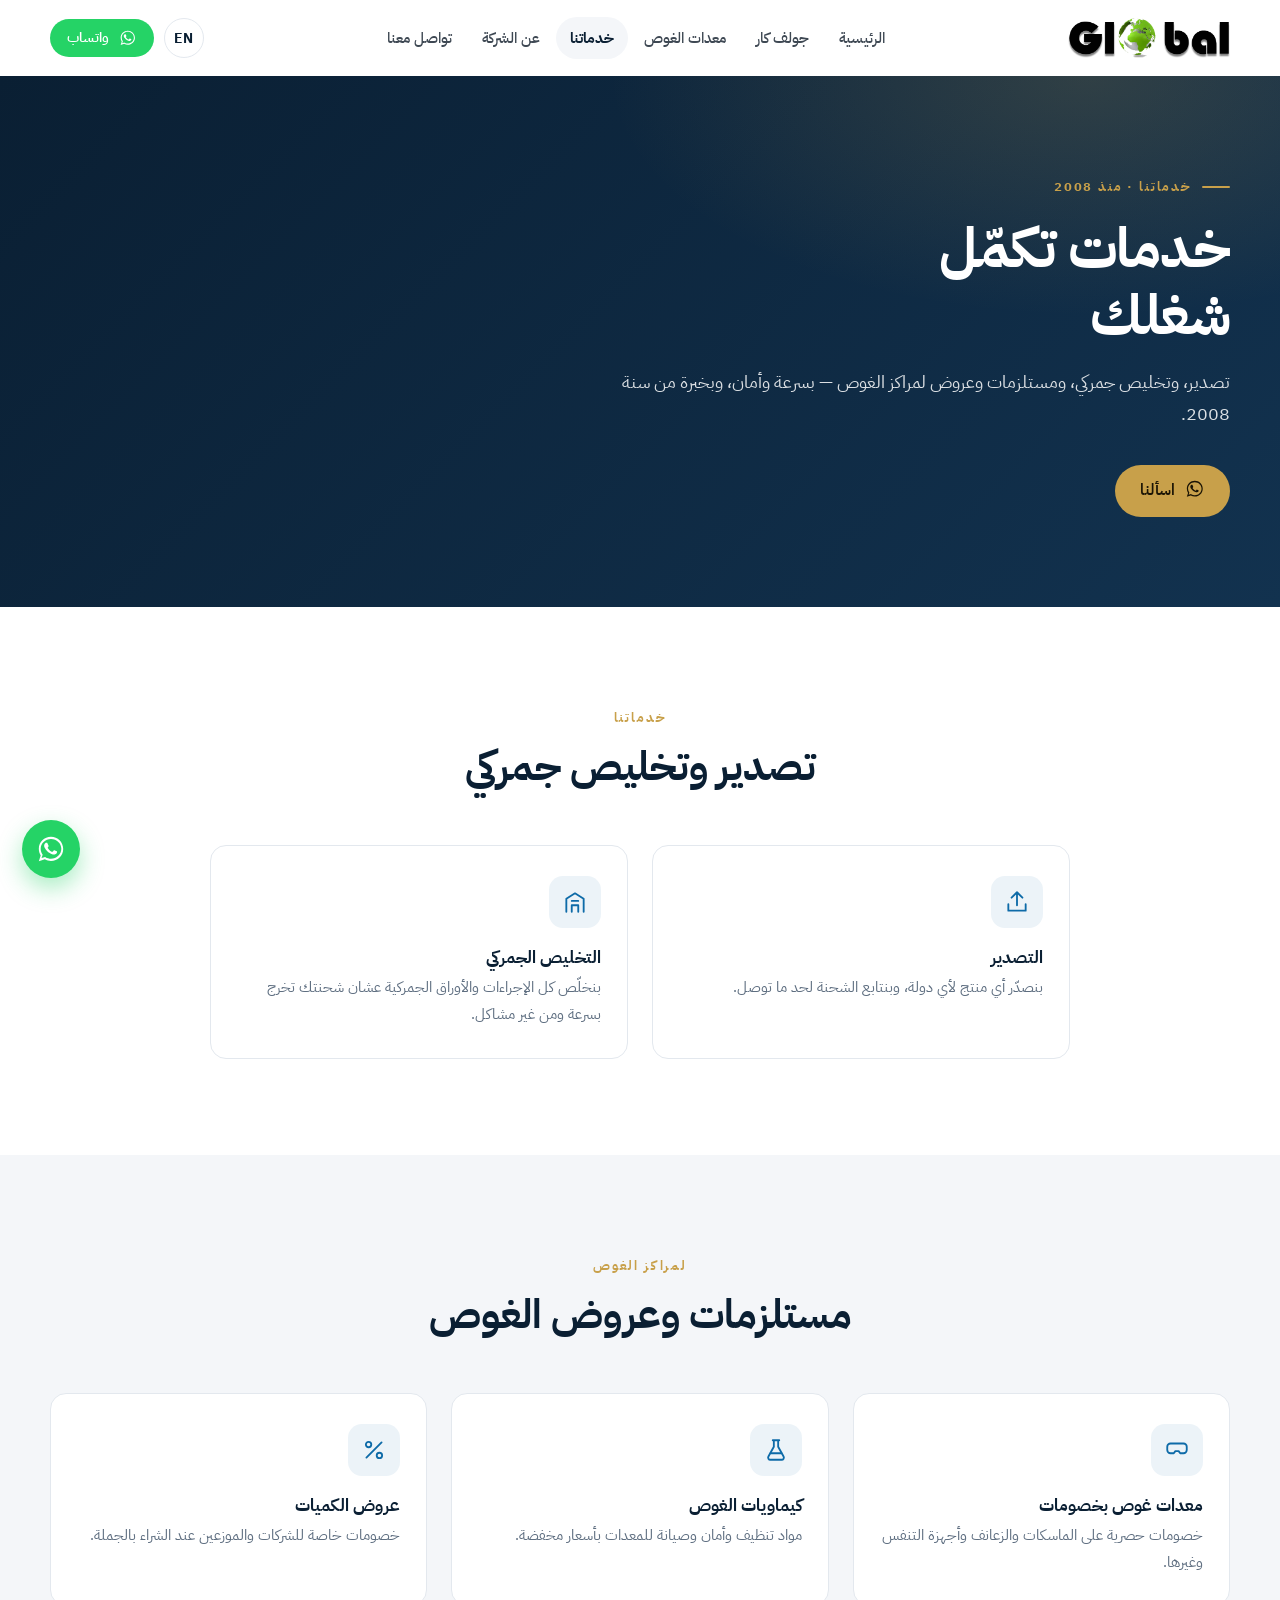
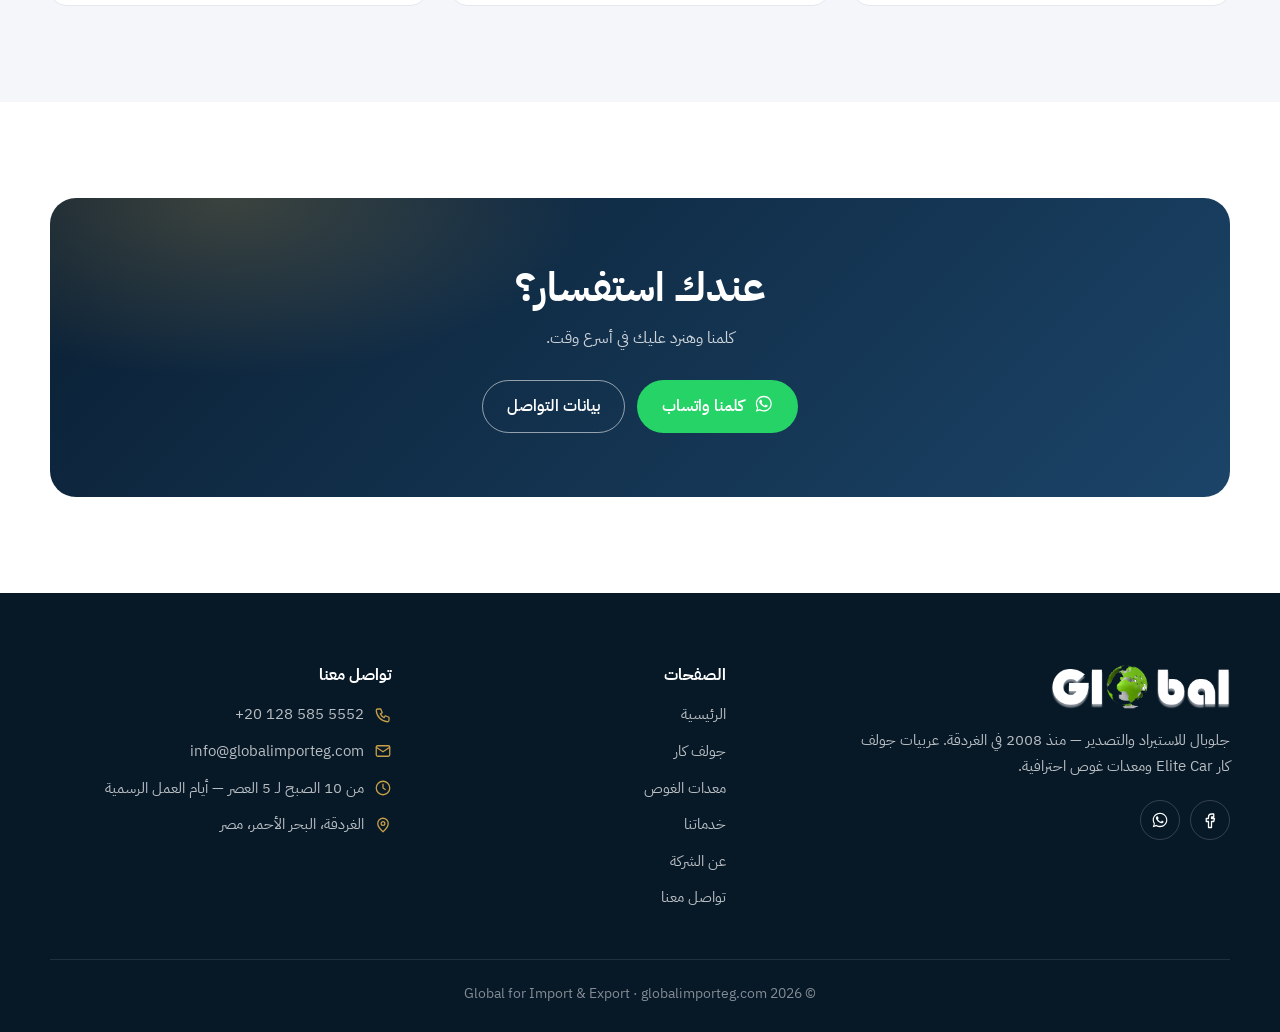
<file: services.html>
<!doctype html>
<html lang="ar" dir="rtl">
<head>
<meta charset="utf-8">
<meta name="viewport" content="width=device-width,initial-scale=1">
<title>خدماتنا — تصدير وتخليص جمركي ومستلزمات الغوص | Global Import</title>
<meta name="description" content="جلوبال للاستيراد والتصدير — منذ 2008 في الغردقة: تصدير، تخليص جمركي، ومستلزمات وكيماويات الغوص.">
<link rel="icon" href="favicon.ico" sizes="any">
<link rel="icon" type="image/png" sizes="32x32" href="images/favicon-32.png">
<link rel="apple-touch-icon" href="images/favicon-180.png">
<meta name="theme-color" content="#0A1F33">
<link rel="canonical" href="https://globalimporteg.com/services.html">
<meta property="og:type" content="website">
<meta property="og:site_name" content="Global for Import &amp; Export">
<meta property="og:title" content="خدماتنا — تصدير وتخليص جمركي ومستلزمات الغوص | Global Import">
<meta property="og:description" content="جلوبال للاستيراد والتصدير — منذ 2008 في الغردقة: تصدير، تخليص جمركي، ومستلزمات وكيماويات الغوص.">
<meta property="og:url" content="https://globalimporteg.com/services.html">
<meta property="og:image" content="https://globalimporteg.com/images/og.jpg">
<meta property="og:locale" content="ar_EG">
<link rel="preconnect" href="https://fonts.googleapis.com"><link rel="preconnect" href="https://fonts.gstatic.com" crossorigin>
<link href="https://fonts.googleapis.com/css2?family=IBM+Plex+Sans+Arabic:wght@400;500;600;700&display=swap" rel="stylesheet">
<link rel="stylesheet" href="assets/style.css">
</head>
<body>
<div id="site-header"></div>

<section class="hero sub hero-plain" style="padding:0">
  <div class="container">
    <div class="hero-inner">
      <span class="eyebrow"><span class="ar">خدماتنا · منذ 2008</span><span class="en">Our services · since 2008</span></span>
      <h1 class="h1"><span class="ar">خدمات تكمّل<br>شغلك</span><span class="en">Services that<br>complete your business</span></h1>
      <p class="lead" style="color:rgba(255,255,255,.85)"><span class="ar">تصدير، وتخليص جمركي، ومستلزمات وعروض لمراكز الغوص — بسرعة وأمان، وبخبرة من سنة 2008.</span><span class="en">Export, customs clearance, and supplies and offers for dive centres — fast and secure, with experience since 2008.</span></p>
      <div class="btns"><a class="btn btn-gold" data-wa="السلام عليكم، عايز أستفسر عن خدماتكم"><span data-i="wa"></span><span class="ar">اسألنا</span><span class="en">Ask us</span></a></div>
    </div>
  </div>
</section>

<section>
  <div class="container">
    <div class="sec-head rv">
      <span class="eyebrow"><span class="ar">خدماتنا</span><span class="en">Services</span></span>
      <h2 class="h2"><span class="ar">تصدير وتخليص جمركي</span><span class="en">Export &amp; customs clearance</span></h2>
    </div>
    <div class="grid g2" style="max-width:860px;margin:0 auto">
      <div class="feat rv"><div class="ic" data-i="export"></div><h4><span class="ar">التصدير</span><span class="en">Export</span></h4><p><span class="ar">بنصدّر أي منتج لأي دولة، وبنتابع الشحنة لحد ما توصل.</span><span class="en">We export any product to any country and follow the shipment until delivery.</span></p></div>
      <div class="feat rv"><div class="ic" data-i="customs"></div><h4><span class="ar">التخليص الجمركي</span><span class="en">Customs clearance</span></h4><p><span class="ar">بنخلّص كل الإجراءات والأوراق الجمركية عشان شحنتك تخرج بسرعة ومن غير مشاكل.</span><span class="en">We handle all customs paperwork so your shipment clears quickly and smoothly.</span></p></div>
    </div>
  </div>
</section>

<section class="soft">
  <div class="container">
    <div class="sec-head rv">
      <span class="eyebrow"><span class="ar">لمراكز الغوص</span><span class="en">For dive centres</span></span>
      <h2 class="h2"><span class="ar">مستلزمات وعروض الغوص</span><span class="en">Diving supplies &amp; offers</span></h2>
    </div>
    <div class="grid g3">
      <div class="feat rv"><div class="ic" data-i="mask"></div><h4><span class="ar">معدات غوص بخصومات</span><span class="en">Discounted dive gear</span></h4><p><span class="ar">خصومات حصرية على الماسكات والزعانف وأجهزة التنفس وغيرها.</span><span class="en">Exclusive discounts on masks, fins, breathing apparatus and more.</span></p></div>
      <div class="feat rv"><div class="ic" data-i="flask"></div><h4><span class="ar">كيماويات الغوص</span><span class="en">Diving chemicals</span></h4><p><span class="ar">مواد تنظيف وأمان وصيانة للمعدات بأسعار مخفضة.</span><span class="en">Cleaning, safety and maintenance materials at reduced prices.</span></p></div>
      <div class="feat rv"><div class="ic" data-i="percent"></div><h4><span class="ar">عروض الكميات</span><span class="en">Bulk offers</span></h4><p><span class="ar">خصومات خاصة للشركات والموزعين عند الشراء بالجملة.</span><span class="en">Special discounts for companies and distributors buying in bulk.</span></p></div>
    </div>
  </div>
</section>

<section>
  <div class="container">
    <div class="cta rv">
      <h2 class="h2"><span class="ar">عندك استفسار؟</span><span class="en">Have a question?</span></h2>
      <p><span class="ar">كلمنا وهنرد عليك في أسرع وقت.</span><span class="en">Get in touch and we'll reply quickly.</span></p>
      <div class="btns"><a class="btn btn-wa" data-wa="السلام عليكم"><span data-i="wa"></span><span class="ar">كلمنا واتساب</span><span class="en">Chat on WhatsApp</span></a><a class="btn btn-ghost" href="contact.html"><span class="ar">بيانات التواصل</span><span class="en">Contact details</span></a></div>
    </div>
  </div>
</section>

<div id="site-footer"></div>
<script src="assets/site.js"></script>
</body>
</html>
</file>
<file: assets/style.css>
/* ================= Global Import — design system ================= */
:root{
  --navy:#0A1F33; --navy-2:#12324F; --navy-3:#1B4468;
  --sea:#0E6BA8; --sea-2:#1C8FD6;
  --gold:#C8A04A; --gold-2:#E2C27A;
  --ink:#14202E; --muted:#5E6E80; --soft:#F4F6F9; --line:#E3E8EE; --bg:#fff;
  --wa:#25D366; --r:16px;
  --shadow:0 1px 2px rgba(10,31,51,.04),0 8px 24px rgba(10,31,51,.07);
  --shadow-lg:0 20px 50px rgba(10,31,51,.16);
}
*{box-sizing:border-box;margin:0;padding:0}
html{scroll-behavior:smooth;-webkit-text-size-adjust:100%}
body{font-family:"IBM Plex Sans Arabic","Segoe UI",Tahoma,sans-serif;color:var(--ink);background:var(--bg);line-height:1.75;font-size:16px;-webkit-font-smoothing:antialiased;padding-top:76px}
img{max-width:100%;display:block}
a{color:inherit;text-decoration:none}
button{font-family:inherit}
.container{width:min(1180px,100% - 40px);margin-inline:auto}
html[lang="ar"] .en{display:none!important}
html[lang="en"] .ar{display:none!important}
svg{width:1.25em;height:1.25em;flex-shrink:0}
.svg-wa{fill:currentColor}

/* ---------- buttons ---------- */
.btn{display:inline-flex;align-items:center;justify-content:center;gap:10px;padding:13px 24px;border-radius:999px;font-weight:600;font-size:.98rem;border:1.5px solid transparent;cursor:pointer;transition:transform .2s,box-shadow .2s,background .2s,color .2s;white-space:nowrap;line-height:1.2}
.btn:hover{transform:translateY(-1px)}
.btn-sm{padding:9px 16px;font-size:.88rem}
.btn-gold{background:var(--gold);color:#1a1405}
.btn-gold:hover{background:var(--gold-2);box-shadow:0 8px 20px rgba(200,160,74,.35)}
.btn-wa{background:var(--wa);color:#fff}
.btn-wa:hover{box-shadow:0 8px 20px rgba(37,211,102,.35)}
.btn-ghost{border-color:rgba(255,255,255,.55);color:#fff}
.btn-ghost:hover{background:#fff;color:var(--navy)}
.btn-dark{background:var(--navy);color:#fff}
.btn-dark:hover{background:var(--navy-2)}
.btn-line{border-color:var(--line);color:var(--navy);background:#fff}
.btn-line:hover{border-color:var(--navy)}
.link-arrow{display:inline-flex;align-items:center;gap:8px;font-weight:600;color:var(--sea)}
html[dir="rtl"] .link-arrow svg,html[dir="rtl"] .btn .arw svg{transform:scaleX(-1)}
.arw{display:inline-flex}

/* ---------- header ---------- */
header{position:fixed;inset:0 0 auto 0;z-index:50;transition:box-shadow .25s;background:rgba(255,255,255,.96);backdrop-filter:saturate(1.4) blur(10px)}
header.scrolled{box-shadow:0 4px 20px rgba(10,31,51,.08)}
.nav{display:flex;align-items:center;justify-content:space-between;gap:20px;height:76px}
.logo img{height:40px;width:auto}
.menu{display:flex;gap:2px;list-style:none}
.menu a{display:block;padding:8px 14px;border-radius:999px;font-weight:500;font-size:.96rem;color:var(--ink);opacity:.82;transition:.2s}
.menu a:hover{opacity:1;background:var(--soft)}
.menu a.active{opacity:1;color:var(--navy);font-weight:700;background:var(--soft)}
.nav-actions{display:flex;align-items:center;gap:10px}
.lang-btn{width:40px;height:40px;border-radius:50%;border:1px solid var(--line);background:#fff;color:var(--navy);font-weight:700;cursor:pointer;font-size:.85rem}
.lang-btn:hover{border-color:var(--navy)}
.burger{display:none;width:42px;height:42px;border:0;background:var(--soft);border-radius:50%;cursor:pointer;flex-direction:column;align-items:center;justify-content:center;gap:4px}
.burger span{width:18px;height:2px;background:var(--navy);border-radius:2px;transition:.25s}
@media(max-width:920px){
  .burger{display:flex}
  .hide-sm{display:none}
  nav{position:fixed;inset:76px 0 auto 0;background:#fff;box-shadow:0 20px 30px rgba(10,31,51,.1);padding:10px 20px 24px;display:none}
  .menu-open nav{display:block}
  .menu{flex-direction:column}
  .menu a{padding:14px 12px;border-radius:10px;font-size:1.05rem}
  .menu-open .burger span:nth-child(1){transform:translateY(6px) rotate(45deg)}
  .menu-open .burger span:nth-child(2){opacity:0}
  .menu-open .burger span:nth-child(3){transform:translateY(-6px) rotate(-45deg)}
  .logo img{height:34px}
}

/* ---------- typography ---------- */
.eyebrow{display:inline-flex;align-items:center;gap:10px;font-size:.82rem;font-weight:700;letter-spacing:.14em;text-transform:uppercase;color:var(--gold)}
.eyebrow::before{content:"";width:28px;height:2px;background:currentColor;border-radius:2px}
h1,h2,h3,h4{line-height:1.3;font-weight:700;color:var(--navy)}
.h1{font-size:clamp(2.1rem,5vw,3.5rem);line-height:1.2;letter-spacing:-.01em}
.h2{font-size:clamp(1.65rem,3.4vw,2.5rem)}
.lead{font-size:clamp(1.02rem,1.6vw,1.13rem);color:var(--muted);max-width:620px}

/* ---------- sections ---------- */
section{padding:96px 0}
@media(max-width:700px){section{padding:68px 0}}
.soft{background:var(--soft)}
.dark{background:var(--navy);color:#fff}
.dark h2,.dark h3,.dark h4{color:#fff}
.dark .lead{color:rgba(255,255,255,.75)}
.sec-head{max-width:720px;margin:0 auto 52px;text-align:center}
.sec-head .eyebrow{justify-content:center}
.sec-head .eyebrow::before{display:none}
.sec-head h2{margin:10px 0 12px}
.sec-head .lead{margin-inline:auto}
.sec-head.start{text-align:start;margin-inline:0}
.sec-head.start .eyebrow{justify-content:flex-start}
.sec-head.start .eyebrow::before{display:block}
.grid{display:grid;gap:24px}
.g2{grid-template-columns:repeat(2,1fr)}
.g3{grid-template-columns:repeat(3,1fr)}
.g4{grid-template-columns:repeat(4,1fr)}
@media(max-width:980px){.g4{grid-template-columns:repeat(2,1fr)}.g3{grid-template-columns:repeat(2,1fr)}}
@media(max-width:640px){.g2,.g3,.g4{grid-template-columns:1fr}}
.split{display:grid;grid-template-columns:1fr 1fr;gap:64px;align-items:center}
@media(max-width:900px){.split{grid-template-columns:1fr;gap:36px}}

.rv{opacity:0;transform:translateY(18px);transition:opacity .7s ease,transform .7s ease}
.rv.in{opacity:1;transform:none}
@media(prefers-reduced-motion:reduce){.rv{opacity:1;transform:none;transition:none}}

/* ---------- hero ---------- */
.hero{position:relative;color:#fff;overflow:hidden;background:var(--navy);isolation:isolate}
.hero-bg{position:absolute;inset:0;z-index:-2;background-size:cover;background-position:center}
.hero::after{content:"";position:absolute;inset:0;z-index:-1;background:linear-gradient(90deg,rgba(10,31,51,.15) 0%,rgba(10,31,51,.85) 58%,rgba(10,31,51,.96) 100%)}
html[dir="ltr"] .hero::after{background:linear-gradient(270deg,rgba(10,31,51,.15) 0%,rgba(10,31,51,.85) 58%,rgba(10,31,51,.96) 100%)}
.hero-inner{min-height:min(82vh,740px);display:flex;flex-direction:column;justify-content:center;align-items:flex-start;padding:80px 0;max-width:620px}
.hero h1{color:#fff;margin:16px 0 18px}
.hero p{color:rgba(255,255,255,.85)}
.hero .btns{display:flex;gap:12px;flex-wrap:wrap;margin-top:34px}
.hero-stats{display:flex;gap:40px;flex-wrap:wrap;margin-top:44px;padding-top:28px;border-top:1px solid rgba(255,255,255,.16);align-self:stretch}
.hero-stats b{display:block;font-size:1.75rem;color:#fff;font-weight:700;line-height:1.1}
.hero-stats span{font-size:.88rem;color:rgba(255,255,255,.7)}
.hero.sub .hero-inner{min-height:auto;padding:100px 0 90px}
.hero-sea{background:radial-gradient(1100px 520px at 15% 120%,#1C8FD6 0%,transparent 60%),radial-gradient(800px 400px at 90% -10%,#1B4468 0%,transparent 60%),linear-gradient(180deg,#0A2540,#06345C)}
.hero-sea::after{display:none}
.hero-plain::after{background:radial-gradient(800px 400px at 85% 0%,rgba(200,160,74,.18),transparent 60%),linear-gradient(135deg,#0A1F33,#12324F)!important}
.bubbles{position:absolute;inset:0;z-index:-1;pointer-events:none;overflow:hidden}
.bubbles i{position:absolute;bottom:-40px;border-radius:50%;border:1.5px solid rgba(255,255,255,.35);background:rgba(255,255,255,.06);animation:rise linear infinite}
@keyframes rise{to{transform:translateY(-120vh) translateX(24px);opacity:0}}
@media(prefers-reduced-motion:reduce){.bubbles{display:none}}
.hero-logo{height:64px;width:auto;margin-bottom:6px}

/* ---------- home: category cards ---------- */
.cats{display:grid;grid-template-columns:1fr 1fr;gap:24px}
@media(max-width:820px){.cats{grid-template-columns:1fr}}
.cat{position:relative;border-radius:22px;overflow:hidden;min-height:460px;display:flex;align-items:flex-end;color:#fff;isolation:isolate;box-shadow:var(--shadow-lg)}
.cat .bg{position:absolute;inset:0;z-index:-2;background-size:cover;background-position:center;transition:transform .8s ease}
.cat:hover .bg{transform:scale(1.05)}
.cat::after{content:"";position:absolute;inset:0;z-index:-1;background:linear-gradient(180deg,rgba(10,31,51,0) 30%,rgba(10,31,51,.94) 100%)}
.cat .c-body{padding:34px}
.cat h3{color:#fff;font-size:1.7rem;margin:10px 0 8px}
.cat p{color:rgba(255,255,255,.82);max-width:440px;margin-bottom:20px}
.cat-sea .bg{background:radial-gradient(420px 300px at 50% 35%,rgba(28,143,214,.55) 0%,transparent 70%),linear-gradient(160deg,#0B3A63,#061C33)}
.cat-sea .art{position:absolute;inset:0;z-index:-1;display:flex;justify-content:center;align-items:flex-start;padding-top:44px}
.cat-sea .art svg{width:auto;height:58%;max-height:270px}

/* ---------- features ---------- */
.feat{padding:30px 26px;background:#fff;border:1px solid var(--line);border-radius:var(--r);transition:.25s}
.feat:hover{box-shadow:var(--shadow);transform:translateY(-2px)}
.feat .ic{width:52px;height:52px;border-radius:14px;display:grid;place-items:center;background:rgba(14,107,168,.08);color:var(--sea);margin-bottom:18px}
.feat .ic svg{width:26px;height:26px}
.feat h4{font-size:1.08rem;margin-bottom:6px}
.feat p{color:var(--muted);font-size:.95rem}
.dark .feat{background:rgba(255,255,255,.04);border-color:rgba(255,255,255,.1)}
.dark .feat p{color:rgba(255,255,255,.68)}
.dark .feat .ic{background:rgba(200,160,74,.14);color:var(--gold-2)}
.trust{display:grid;grid-template-columns:repeat(4,1fr);border:1px solid var(--line);border-radius:var(--r);background:#fff;box-shadow:var(--shadow-lg)}
.trust>div{padding:26px 24px;display:flex;gap:14px;align-items:flex-start}
.trust>div+div{border-inline-start:1px solid var(--line)}
.trust .ic{color:var(--gold);display:flex}
.trust .ic svg{width:30px;height:30px}
.trust b{display:block;color:var(--navy);font-size:1rem;font-weight:700}
.trust span{color:var(--muted);font-size:.9rem;line-height:1.5;display:block}
@media(max-width:900px){.trust{grid-template-columns:1fr 1fr}.trust>div:nth-child(3){border-inline-start:0}.trust>div:nth-child(n+3){border-top:1px solid var(--line)}}
@media(max-width:520px){.trust{grid-template-columns:1fr}.trust>div+div{border-inline-start:0;border-top:1px solid var(--line)}}
.overlap{margin-top:-64px;position:relative;z-index:5;padding:0}

.media{border-radius:22px;overflow:hidden;box-shadow:var(--shadow-lg);background:#fff;position:relative}
.media img{width:100%;height:100%;object-fit:cover}
.media.contain{background:linear-gradient(180deg,#fff,#EEF2F6);padding:28px}
.media.contain img{object-fit:contain;mix-blend-mode:multiply}
.checks{list-style:none;display:grid;gap:12px;margin:24px 0 32px}
.checks li{display:flex;gap:12px;align-items:flex-start}
.checks li svg{color:var(--gold);margin-top:4px}
.dark .checks li{color:rgba(255,255,255,.85)}

/* ---------- cards / products ---------- */
.card{background:#fff;border:1px solid var(--line);border-radius:var(--r);overflow:hidden;display:flex;flex-direction:column;transition:transform .25s,box-shadow .25s,border-color .25s}
.card:hover{transform:translateY(-4px);box-shadow:var(--shadow-lg);border-color:transparent}
.card .img{position:relative;display:grid;place-items:center}
.card .body{padding:22px 22px 24px;display:flex;flex-direction:column;gap:8px;flex:1}
.card h3{font-size:1.15rem}
.card p{color:var(--muted);font-size:.94rem}
.tag{display:inline-block;font-size:.76rem;font-weight:600;color:var(--sea);background:rgba(14,107,168,.08);padding:3px 10px;border-radius:999px;width:fit-content}
.code{font-size:.78rem;font-weight:700;color:var(--gold);letter-spacing:.08em;direction:ltr;text-transform:uppercase}
.spec-list{list-style:none;display:grid;gap:7px;margin:6px 0 16px;font-size:.92rem}
.spec-list li{display:flex;gap:9px;align-items:center}
.spec-list svg{color:var(--sea);width:18px;height:18px}

#cart-tabs{display:flex;gap:8px;flex-wrap:wrap;justify-content:center;margin-bottom:36px}
#cart-tabs button{border:1px solid var(--line);background:#fff;border-radius:999px;padding:10px 18px;font-weight:600;color:var(--ink);cursor:pointer;font-size:.93rem;transition:.2s}
#cart-tabs button small{color:var(--muted);margin-inline-start:6px;font-weight:500}
#cart-tabs button:hover{border-color:var(--navy)}
#cart-tabs button.on{background:var(--navy);color:#fff;border-color:var(--navy)}
#cart-tabs button.on small{color:rgba(255,255,255,.7)}
.cart-card{cursor:pointer}
.cart-img{height:240px;padding:18px;background:linear-gradient(180deg,#fff 0%,#EEF2F6 100%)}
.cart-img img{width:100%;height:100%;object-fit:contain;mix-blend-mode:multiply}
.ribbon{position:absolute;top:14px;inset-inline-start:14px;background:var(--navy);color:#fff;font-weight:600;font-size:.74rem;padding:4px 12px;border-radius:999px}
.badges{display:flex;flex-wrap:wrap;gap:6px 16px;margin:2px 0 16px;color:var(--muted);font-size:.88rem}
.badges span{display:inline-flex;align-items:center;gap:6px}
.badges svg{width:17px;height:17px;color:var(--sea)}
.row-btns{display:grid;grid-template-columns:1fr 1fr;gap:10px;margin-top:auto}
.row-btns .btn{padding:0 10px;height:44px;font-size:.9rem}

#cart-modal{position:fixed;inset:0;background:rgba(10,31,51,.6);backdrop-filter:blur(4px);z-index:100;display:none;overflow-y:auto;padding:32px 16px}
#cart-modal.open{display:block;animation:fade .25s}
@keyframes fade{from{opacity:0}}
.m-box{background:#fff;border-radius:22px;max-width:1020px;margin:0 auto;padding:36px;position:relative;box-shadow:var(--shadow-lg)}
.m-close{position:absolute;top:16px;inset-inline-end:16px;border:0;background:var(--soft);width:42px;height:42px;border-radius:50%;font-size:1.1rem;cursor:pointer;color:var(--navy);z-index:2}
.m-grid{display:grid;grid-template-columns:1.15fr 1fr;gap:36px;align-items:center}
@media(max-width:760px){.m-grid{grid-template-columns:1fr}.m-box{padding:24px 18px}}
.m-pic{background:linear-gradient(180deg,#fff,#EEF2F6);border-radius:18px;padding:20px;aspect-ratio:4/3;display:grid;place-items:center;overflow:hidden}
.m-pic img{width:100%;height:100%;object-fit:contain;mix-blend-mode:multiply}
.m-box h2{margin:8px 0 6px;font-size:1.7rem}
.m-desc{color:var(--muted)}
.m-feat{list-style:none;display:grid;gap:8px;margin:18px 0 24px}
.m-feat li{display:flex;gap:10px;align-items:flex-start;font-size:.96rem}
.m-feat li::before,.checks.dot li::before{content:"";width:18px;height:18px;flex-shrink:0;margin-top:5px;border-radius:50%;background:var(--gold) url("data:image/svg+xml,%3Csvg xmlns='http://www.w3.org/2000/svg' viewBox='0 0 24 24' fill='none' stroke='white' stroke-width='3.5' stroke-linecap='round' stroke-linejoin='round'%3E%3Cpath d='m6 12 4 4 8-8'/%3E%3C/svg%3E") center/12px no-repeat}
.spec-groups{display:grid;grid-template-columns:1fr 1fr;gap:28px;margin-top:34px}
@media(max-width:760px){.spec-groups{grid-template-columns:1fr}}
.spec-groups h4{font-size:1rem;margin-bottom:6px;padding-bottom:10px;border-bottom:2px solid var(--navy)}
.spec-groups table{width:100%;border-collapse:collapse;font-size:.92rem}
.spec-groups th,.spec-groups td{padding:11px 4px;border-bottom:1px solid var(--line);text-align:start;vertical-align:top}
.spec-groups th{color:var(--muted);font-weight:500;width:42%}
.spec-groups td{font-weight:500}
.rel-title{margin:34px 0 14px;font-size:1rem}
.rel{display:grid;grid-template-columns:repeat(auto-fit,minmax(170px,1fr));gap:12px}
.rel button{border:1px solid var(--line);background:#fff;border-radius:14px;padding:10px 10px 12px;font-weight:600;color:var(--navy);cursor:pointer;transition:.2s;font-size:.9rem}
.rel button:hover{border-color:var(--navy)}
.rel button div{aspect-ratio:4/3;display:grid;place-items:center;margin-bottom:6px}
.rel img{width:100%;height:100%;object-fit:contain;mix-blend-mode:multiply}

.colors{display:grid;grid-template-columns:repeat(4,1fr);gap:18px}
@media(max-width:760px){.colors{grid-template-columns:repeat(2,1fr)}}
.colors figure{background:#fff;border-radius:var(--r);overflow:hidden;text-align:center;border:1px solid var(--line);transition:.25s}
.colors figure:hover{box-shadow:var(--shadow);transform:translateY(-3px)}
.colors img{width:100%;aspect-ratio:5/4;object-fit:contain;padding:10px;mix-blend-mode:multiply}
.colors figcaption{padding:8px 10px 14px;font-weight:600;color:var(--navy);display:flex;align-items:center;justify-content:center;gap:8px;font-size:.93rem}
.colors i{width:14px;height:14px;border-radius:50%;display:inline-block;box-shadow:inset 0 0 0 1px rgba(0,0,0,.15)}
.acc{display:flex;flex-wrap:wrap;gap:10px;justify-content:center;max-width:960px;margin:0 auto}
.acc span{background:#fff;border:1px solid var(--line);border-radius:999px;padding:9px 18px;font-weight:500;font-size:.93rem}

.steps{display:grid;grid-template-columns:repeat(4,1fr);gap:28px;counter-reset:s}
@media(max-width:900px){.steps{grid-template-columns:1fr 1fr}}
@media(max-width:520px){.steps{grid-template-columns:1fr}}
.step{counter-increment:s;padding:28px 24px;border-radius:var(--r);background:#fff;border:1px solid var(--line)}
.step::before{content:"0" counter(s);font-size:2.4rem;font-weight:700;color:transparent;-webkit-text-stroke:1.5px var(--gold);line-height:1;display:block;margin-bottom:16px;font-family:"Segoe UI",Arial,sans-serif}
.step h4{margin-bottom:4px}
.step p{color:var(--muted);font-size:.95rem}

details{background:#fff;border:1px solid var(--line);border-radius:14px;padding:18px 22px;margin-bottom:12px;transition:.2s}
details[open]{box-shadow:var(--shadow)}
summary{font-weight:600;color:var(--navy);cursor:pointer;list-style:none;display:flex;justify-content:space-between;gap:12px}
summary::-webkit-details-marker{display:none}
summary::after{content:"+";font-size:1.4rem;line-height:1;color:var(--gold)}
details[open] summary::after{content:"–"}
details p{color:var(--muted);margin-top:10px}

.cta{position:relative;overflow:hidden;border-radius:26px;padding:64px 40px;text-align:center;color:#fff;background:radial-gradient(600px 300px at 15% 0%,rgba(200,160,74,.25),transparent 60%),linear-gradient(135deg,var(--navy),var(--navy-3))}
.cta h2{color:#fff;margin-bottom:10px}
.cta p{color:rgba(255,255,255,.8);margin-bottom:28px}
.cta .btns{display:flex;gap:12px;justify-content:center;flex-wrap:wrap}

.dive-art{height:250px;display:grid;place-items:center;background:radial-gradient(240px 160px at 50% 60%,rgba(28,143,214,.13),transparent 70%),linear-gradient(180deg,#fff,#EEF5FA)}
.dive-art svg{width:auto;height:200px}
.brand-row{display:flex;align-items:center;gap:14px;margin-bottom:28px}
.brand-row .flag{font-size:.8rem;font-weight:700;letter-spacing:.1em;color:var(--muted);border:1px solid var(--line);border-radius:999px;padding:4px 12px}

.contact-list{display:grid;gap:14px}
.contact-box{display:flex;gap:16px;align-items:center;padding:20px 22px;background:#fff;border:1px solid var(--line);border-radius:var(--r);transition:.2s}
a.contact-box:hover{border-color:var(--navy);box-shadow:var(--shadow)}
.contact-box .ic{width:48px;height:48px;border-radius:12px;display:grid;place-items:center;background:var(--soft);color:var(--navy);flex-shrink:0}
.contact-box .ic.wa{background:var(--wa);color:#fff}
.contact-box .ic svg{width:22px;height:22px}
.contact-box b{display:block;color:var(--navy);font-weight:600}
.contact-box span,.contact-box a{color:var(--muted)}
form.enq{display:grid;gap:16px;background:#fff;padding:34px;border-radius:22px;border:1px solid var(--line);box-shadow:var(--shadow)}
form.enq h3{font-size:1.3rem}
form.enq label{font-weight:600;font-size:.92rem;color:var(--navy);display:grid;gap:6px}
input,select,textarea{width:100%;padding:13px 15px;border:1px solid #D5DCE4;border-radius:12px;font-family:inherit;font-size:1rem;background:#fff;color:var(--ink);transition:.2s}
input:focus,select:focus,textarea:focus{outline:none;border-color:var(--sea);box-shadow:0 0 0 4px rgba(14,107,168,.12)}

footer{background:#071827;color:rgba(255,255,255,.72);padding:72px 0 26px}
.f-cols{display:grid;grid-template-columns:1.6fr 1fr 1.2fr;gap:48px}
@media(max-width:820px){.f-cols{grid-template-columns:1fr;gap:34px}}
.f-logo{height:44px;width:auto;margin-bottom:18px}
.f-about p{max-width:380px;font-size:.95rem}
footer h4{color:#fff;font-size:1rem;margin-bottom:16px}
footer ul{list-style:none;display:grid;gap:10px;font-size:.95rem}
footer a:hover{color:#fff}
.f-contact li{display:flex;gap:10px;align-items:center}
.f-contact svg{color:var(--gold);width:18px;height:18px}
.social{display:flex;gap:10px;margin-top:20px}
.social a{width:40px;height:40px;border-radius:50%;display:grid;place-items:center;border:1px solid rgba(255,255,255,.18);color:#fff;transition:.2s}
.social a:hover{background:#fff;color:var(--navy)}
.social svg{width:18px;height:18px}
.copy{border-top:1px solid rgba(255,255,255,.1);margin-top:48px;padding-top:22px;text-align:center;font-size:.85rem;color:rgba(255,255,255,.5)}

.wa-float{position:fixed;bottom:22px;inset-inline-end:22px;width:58px;height:58px;border-radius:50%;background:var(--wa);color:#fff;display:grid;place-items:center;box-shadow:0 10px 24px rgba(37,211,102,.4);z-index:60;transition:transform .2s}
.wa-float:hover{transform:scale(1.07)}
.wa-float svg{width:30px;height:30px}

.elite-mark{display:inline-flex;align-items:baseline;gap:8px;direction:ltr;font-family:"Segoe UI",Arial,sans-serif;letter-spacing:.32em;font-size:1rem;color:#fff;padding:8px 16px 8px 20px;border:1px solid rgba(255,255,255,.35);border-radius:999px}
.elite-mark b{font-weight:800}
.elite-mark span{font-weight:300;color:var(--gold-2)}
.elite-mark.dk{color:var(--navy);border-color:var(--line)}
.elite-mark.dk span{color:var(--gold)}
[data-art] svg{width:100%;height:auto}
.dive-art svg{width:auto!important;height:200px!important}
.cat-sea .art{padding-top:36px}
.cat-sea .art svg{width:auto!important;height:46%!important;max-height:220px}
.cat-light{color:var(--ink);box-shadow:var(--shadow-lg)}
.cat-light .bg{background:radial-gradient(420px 260px at 50% 30%,#fff 0%,transparent 70%),linear-gradient(180deg,#F4F6F9,#E3E9F0)}
.cat-light::after{display:none}
.cat-light .art{position:absolute;inset:0;z-index:-1;display:flex;justify-content:center;align-items:flex-start;padding-top:26px}
.cat-light .art img{height:56%;width:auto;max-width:86%;object-fit:contain;mix-blend-mode:multiply;transition:transform .8s ease}
.cat-light:hover .art img{transform:scale(1.04)}
.cat-light h3{color:var(--navy)}
.cat-light p{color:var(--muted)}
.cat-light .art{mix-blend-mode:multiply;padding-top:30px}
.cat-light .art img{height:46%;mix-blend-mode:normal}
.cat-light .bg{background:linear-gradient(180deg,#F7F9FB,#E6ECF2)}
.cat-sea .art svg{height:40%!important}
.cart-img{display:block!important;overflow:hidden}
.cart-img img{display:block;width:100%;height:100%}
.acc span{border:0;padding:0;background:none;border-radius:0}
.acc>span{background:#fff;border:1px solid var(--line);border-radius:999px;padding:9px 18px}
.hero-bg{inset:0 auto 0 0;width:64%}
html[dir="ltr"] .hero-bg{inset:0 0 0 auto}
.hero::after{background:linear-gradient(90deg,rgba(10,31,51,0) 0%,rgba(10,31,51,.25) 30%,rgba(10,31,51,.9) 52%,#0A1F33 61%)}
html[dir="ltr"] .hero::after{background:linear-gradient(270deg,rgba(10,31,51,0) 0%,rgba(10,31,51,.25) 30%,rgba(10,31,51,.9) 52%,#0A1F33 61%)}
@media(max-width:900px){
  .hero-bg{width:100%}
  .hero::after,html[dir="ltr"] .hero::after{background:linear-gradient(180deg,rgba(10,31,51,.55),rgba(10,31,51,.92))}
}
@media(max-width:820px){
  .cat{min-height:540px}
  .cat-light .art img{height:36%}
  .cat-sea .art svg{height:30%!important}
  .cat .c-body{padding:26px}
}
/* diving cylinders */
.brand-card{position:relative;padding:30px 28px;border-radius:var(--r);background:#fff;border:1px solid var(--line);display:flex;flex-direction:column;gap:8px;transition:.25s}
.brand-card:hover{box-shadow:var(--shadow);transform:translateY(-2px)}
.brand-card h3{font-size:1.6rem;direction:ltr;text-align:start;font-family:"Segoe UI",Arial,sans-serif;letter-spacing:.02em}
html[dir="rtl"] .brand-card h3{text-align:right}
.b-origin{position:absolute;top:20px;inset-inline-end:20px;font-size:.72rem;font-weight:700;letter-spacing:.14em;color:var(--sea);background:rgba(14,107,168,.08);padding:3px 10px;border-radius:999px}
.b-tag{color:var(--gold)!important;font-weight:600}
.brand-card p{color:var(--muted);font-size:.95rem}
.brand-card .link-arrow{margin-top:auto;padding-top:8px}
.sizes-title{text-align:center;margin:64px 0 26px;font-size:1.5rem}
.dive-photo{height:280px;padding:22px;background:linear-gradient(180deg,#fff,#EEF2F6)}
.dive-photo img{height:100%;width:auto;max-width:100%;object-fit:contain;mix-blend-mode:multiply}
.size-num{display:flex;align-items:baseline;gap:6px;font-size:2.6rem;font-weight:700;color:var(--navy);line-height:1;font-family:"Segoe UI",Arial,sans-serif}
.size-num small{font-size:1rem;color:var(--muted);font-weight:500;font-family:inherit}
.size-card .btn{margin-top:auto;padding:11px}
.size-table{margin:40px auto 0;max-width:760px;border:1px solid var(--line);border-radius:var(--r);overflow:hidden;background:#fff}
.size-table table{width:100%;border-collapse:collapse;text-align:center}
.size-table th,.size-table td{padding:14px 10px;border-bottom:1px solid var(--line)}
.size-table thead th{background:var(--navy);color:#fff;font-weight:600}
.size-table thead small{display:block;font-size:.68rem;letter-spacing:.12em;color:var(--gold-2);font-weight:600}
.size-table td:first-child{font-weight:700;color:var(--navy)}
.size-table td{color:var(--sea);font-weight:700}
.size-table tr:last-child td{border-bottom:0}
.valve-row{margin-top:64px;display:grid;grid-template-columns:260px 1fr;gap:40px;align-items:center;background:var(--soft);border-radius:22px;padding:30px 36px}
.v-img{background:#fff;border-radius:16px;padding:16px;height:260px;display:grid;place-items:center}
.v-img img{max-height:100%;width:auto;object-fit:contain}
@media(max-width:700px){.valve-row{grid-template-columns:1fr;padding:24px}.v-img{height:220px}}
.dive-photo{display:flex!important;justify-content:center;align-items:center;overflow:hidden}
.dive-photo img{height:100%!important;width:auto!important;display:block}
.v-img{display:flex;justify-content:center;align-items:center;overflow:hidden}
.v-img img{height:100%;width:auto;display:block}
.stat-box{background:rgba(255,255,255,.05);border:1px solid rgba(255,255,255,.12);border-radius:var(--r);padding:26px 22px;text-align:center}
.stat-box b{display:flex;justify-content:center;font-size:2.4rem;font-weight:700;color:var(--gold-2);line-height:1.1;margin-bottom:6px;font-family:"Segoe UI",Arial,sans-serif}
.stat-box b svg{width:40px;height:40px}
.stat-box span{color:rgba(255,255,255,.75);font-size:.92rem}
.stats-row{display:grid;grid-template-columns:repeat(4,1fr);gap:16px;margin-top:34px}
.stats-row>div{border-inline-start:3px solid var(--gold);padding:4px 16px}
.stats-row b{display:block;font-size:2rem;color:var(--navy);font-family:"Segoe UI",Arial,sans-serif;line-height:1.1}
.stats-row span{color:var(--muted);font-size:.9rem}
@media(max-width:700px){.stats-row{grid-template-columns:1fr 1fr}}
.map{border-radius:var(--r);overflow:hidden;border:1px solid var(--line);margin-top:14px;height:260px}
.map iframe{width:100%;height:100%;border:0;display:block}
.video{aspect-ratio:16/9;border-radius:22px;overflow:hidden;box-shadow:var(--shadow-lg);background:#000}
.video iframe{width:100%;height:100%;border:0;display:block}
.hero-co .hero-inner{max-width:none}
.globe-art{display:flex;justify-content:center;align-items:center}
.globe-art svg{width:min(440px,100%);height:auto}
.dept-list{gap:14px}
.dept{display:flex;gap:16px;align-items:center;padding:22px 24px;background:#fff;border:1px solid var(--line);border-radius:var(--r);transition:.25s}
.dept:hover{box-shadow:var(--shadow);transform:translateY(-2px)}
.dept .ic{width:52px;height:52px;border-radius:14px;display:grid;place-items:center;background:rgba(200,160,74,.12);color:var(--gold);flex-shrink:0}
.dept .ic svg{width:26px;height:26px}
.dept b{display:block;color:var(--navy);font-size:1.05rem}
.dept span{color:var(--muted);font-size:.93rem}
.g1{grid-template-columns:1fr}
</file>
